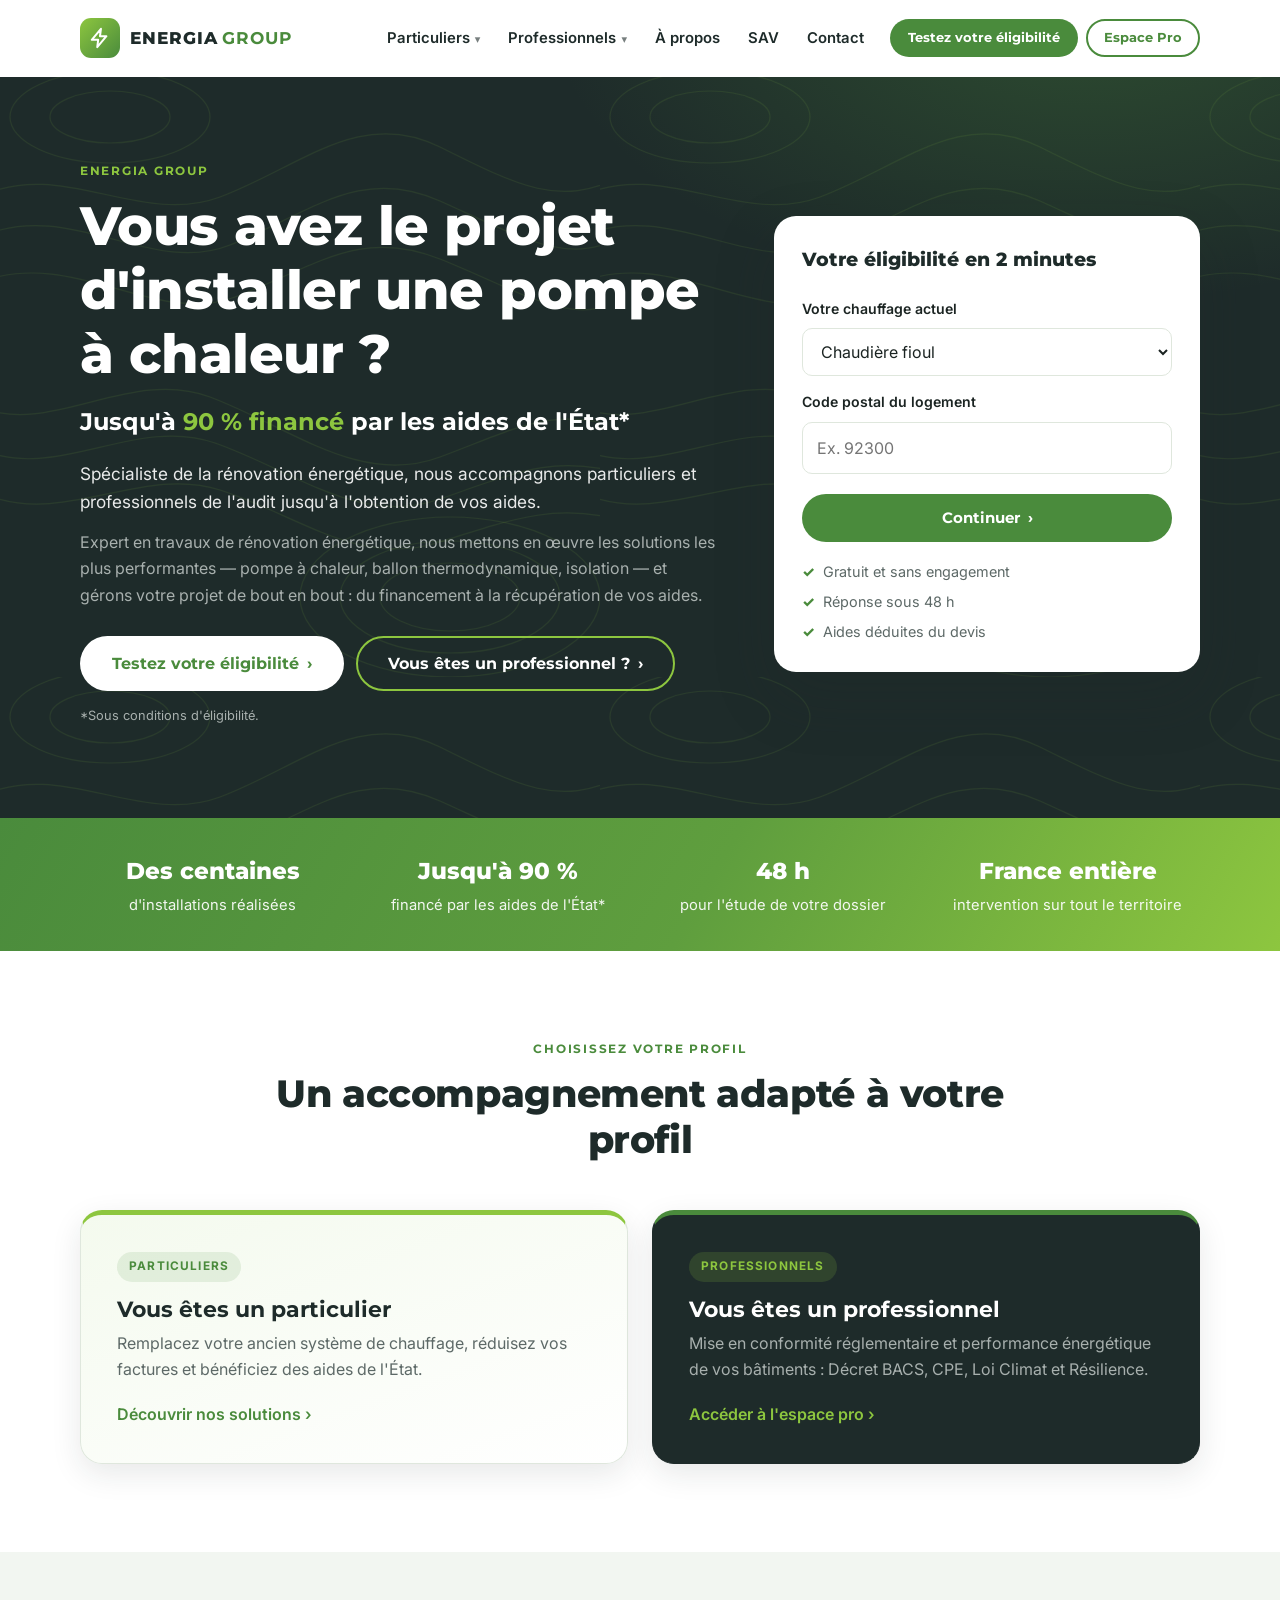
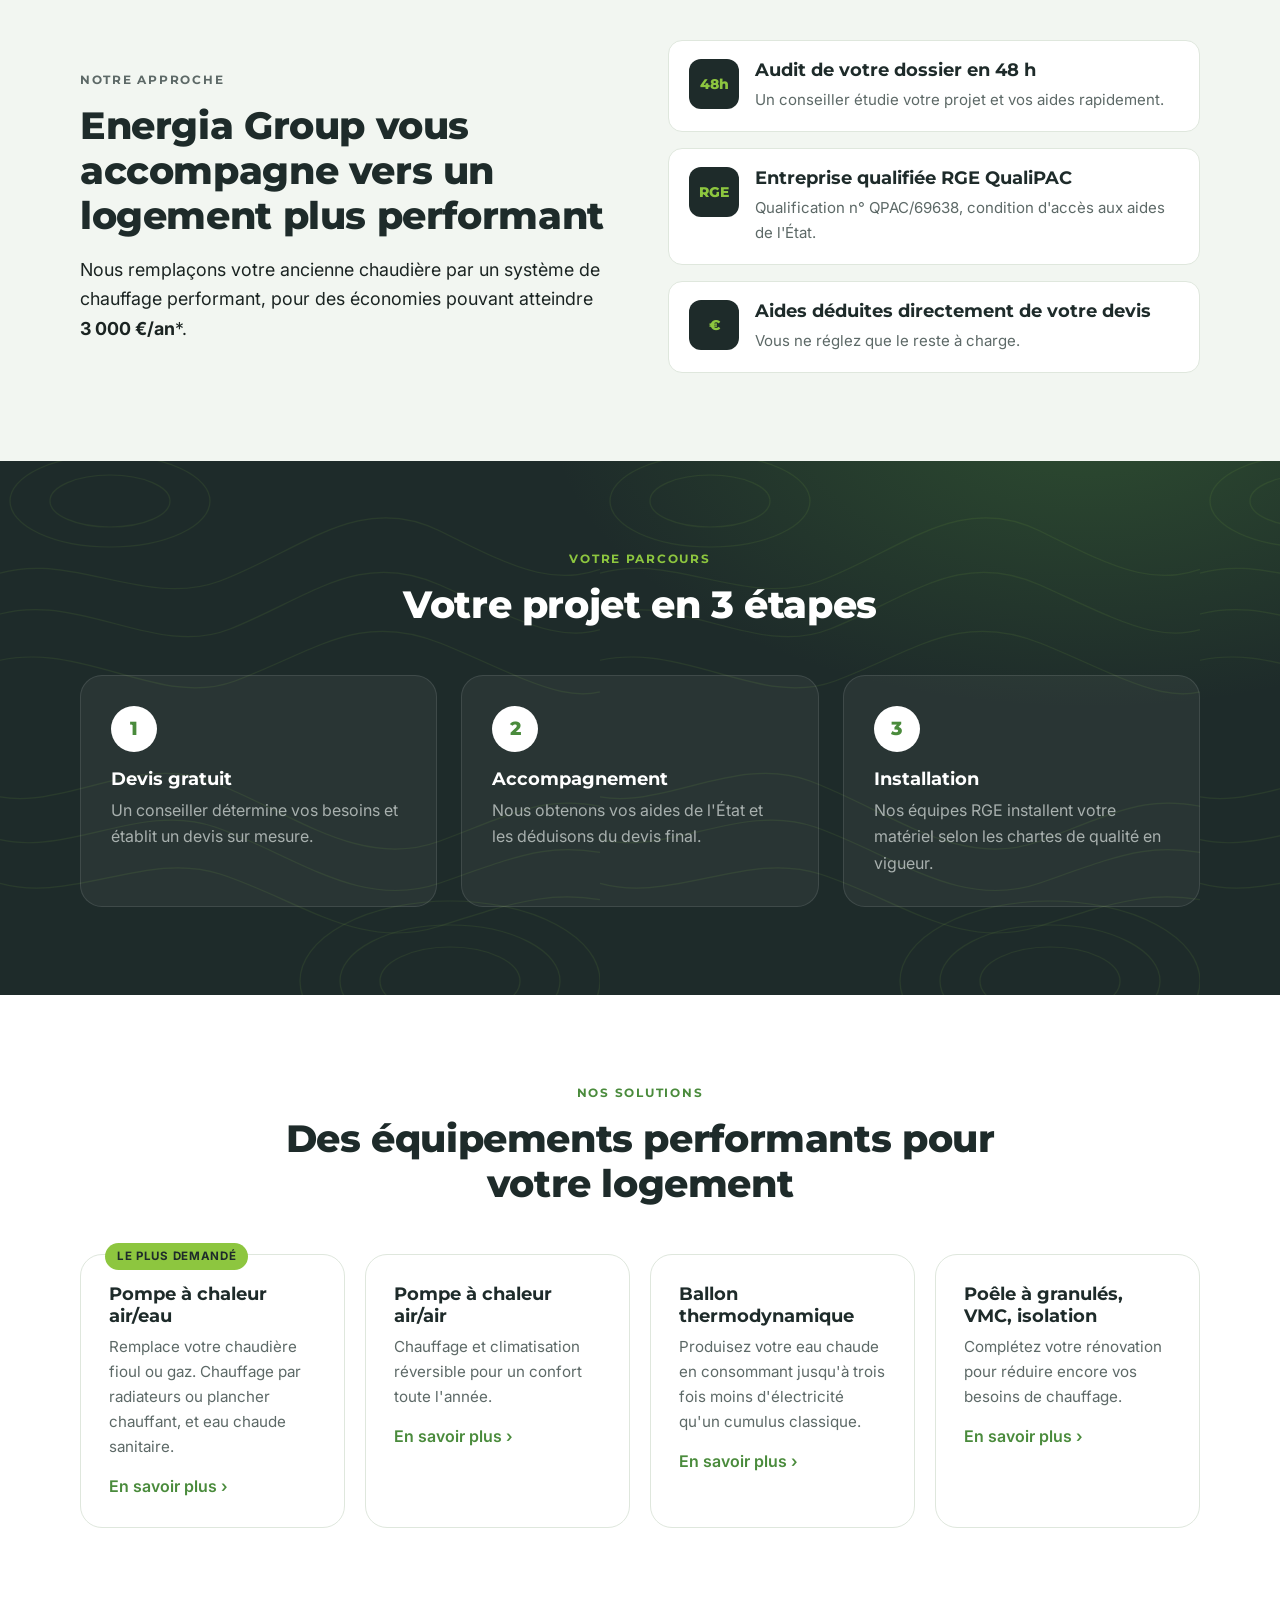
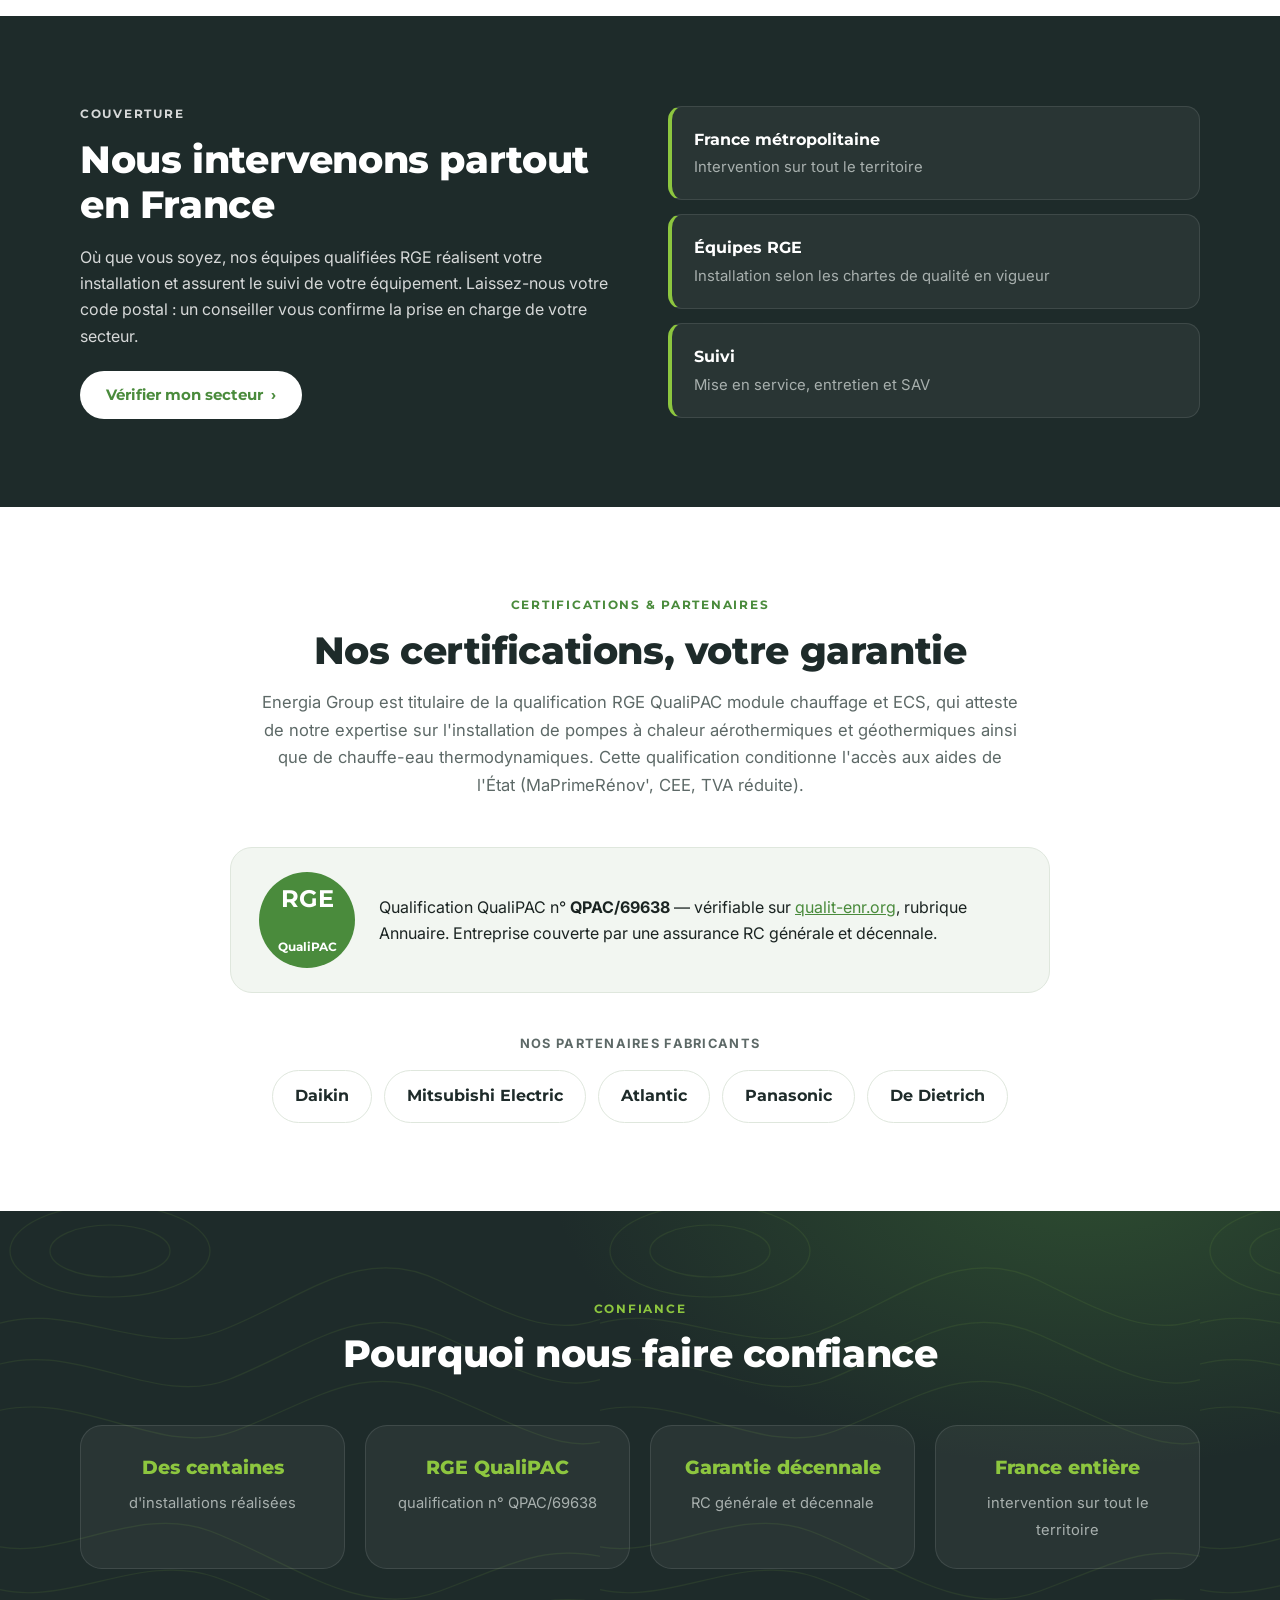
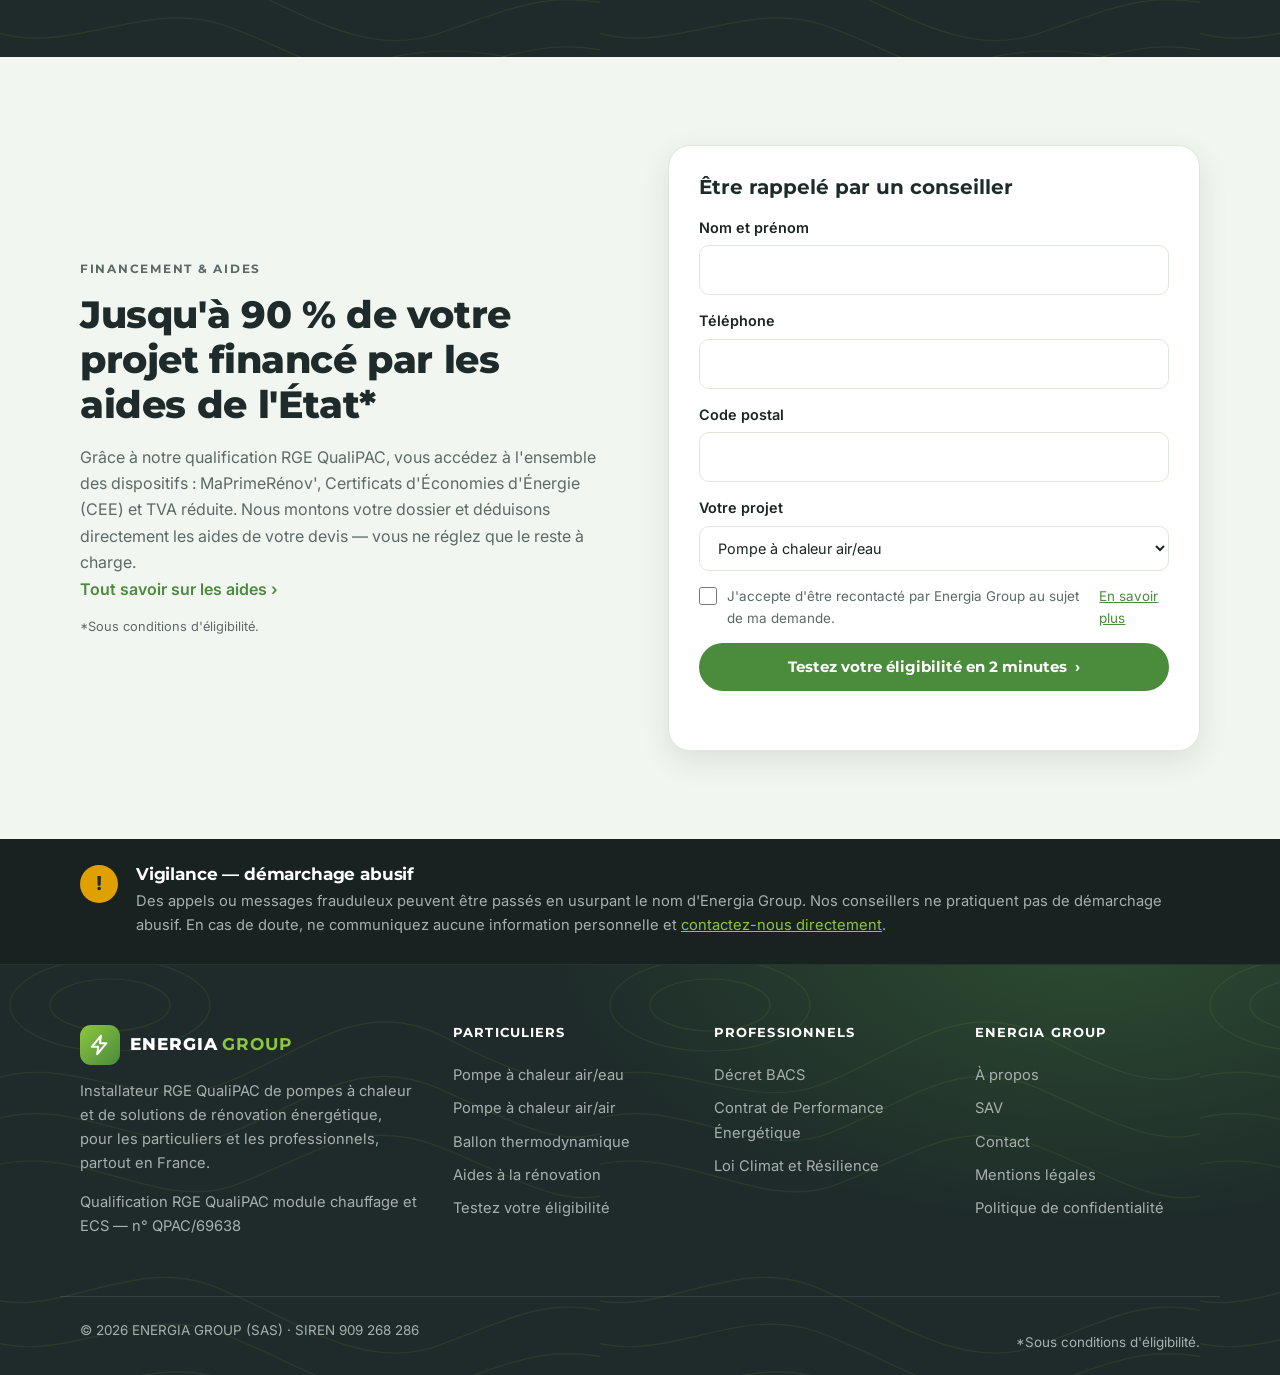
<file: index.html>
<!DOCTYPE html>
<html lang="fr">
<head>
  <meta charset="UTF-8">
  <meta name="viewport" content="width=device-width, initial-scale=1">
  <title>Pompe à chaleur jusqu'à 90 % financée* | Energia Group — installateur RGE QualiPAC</title>
  <meta name="description" content="Energia Group, installateur RGE QualiPAC : pompe à chaleur air/eau, air/air et ballon thermodynamique. Aides de l'État déduites du devis, étude sous 48 h, France entière.">
  <meta name="theme-color" content="#1E2B2A">
  <meta property="og:title" content="Pompe à chaleur jusqu'à 90 % financée* | Energia Group — installateur RGE QualiPAC">
  <meta property="og:description" content="Energia Group, installateur RGE QualiPAC : pompe à chaleur air/eau, air/air et ballon thermodynamique. Aides de l'État déduites du devis, étude sous 48 h, France entière.">
  <meta property="og:type" content="website">
  <link rel="icon" href="img/favicon.svg" type="image/svg+xml">
  <link rel="preconnect" href="https://fonts.googleapis.com">
  <link rel="preconnect" href="https://fonts.gstatic.com" crossorigin>
  <link href="https://fonts.googleapis.com/css2?family=Montserrat:wght@600;700;800&family=Inter:wght@400;500;600&display=swap" rel="stylesheet">
  <link rel="stylesheet" href="css/styles.css">
</head>
<body>

  <a class="skip" href="#main">Aller au contenu</a>
  <header class="site-header" id="header">
    <div class="container header-inner">
      <a href="" class="logo" aria-label="Energia Group — Accueil">
        <span class="logo-mark"><svg viewBox="0 0 24 24" width="22" height="22" fill="none" stroke="currentColor" stroke-width="2.2" stroke-linecap="round" stroke-linejoin="round" aria-hidden="true"><path d="M13 2 3 14h7l-1 8 10-12h-7l1-8z"/></svg></span>
        <span class="logo-text">ENERGIA<strong>GROUP</strong></span>
      </a>
      <nav class="nav" id="nav" aria-label="Navigation principale">
        <div class="nav-item has-sub"><a href="particuliers/">Particuliers</a><div class="sub"><a href="particuliers/pompe-a-chaleur-air-eau/">Pompe à chaleur air/eau</a><a href="particuliers/pompe-a-chaleur-air-air/">Pompe à chaleur air/air</a><a href="particuliers/ballon-thermodynamique/">Ballon thermodynamique</a><a href="particuliers/#autres-solutions">Poêle à granulés, VMC, isolation</a><a href="particuliers/aides-renovation/">Aides à la rénovation</a></div></div><div class="nav-item has-sub"><a href="professionnels/">Professionnels</a><div class="sub"><a href="professionnels/#decret-bacs">Décret BACS</a><a href="professionnels/#cpe">Contrat de Performance Énergétique</a><a href="professionnels/#loi-climat">Loi Climat et Résilience</a></div></div><div class="nav-item"><a href="a-propos/">À propos</a></div><div class="nav-item"><a href="contact/#sav">SAV</a></div><div class="nav-item"><a href="contact/">Contact</a></div>
        <div class="nav-ctas">
          <a href="eligibilite/" class="btn btn-green btn-sm">Testez votre éligibilité</a>
          <a href="professionnels/" class="btn btn-outline btn-sm">Espace Pro</a>
        </div>
      </nav>
      <button class="nav-toggle" id="navToggle" aria-label="Ouvrir le menu" aria-expanded="false" aria-controls="nav">
        <span></span><span></span><span></span>
      </button>
    </div>
  </header>
  <main id="main">
    <section class="hero dark topo">
      <div class="container hero-inner">
        <div class="hero-content">
          <p class="eyebrow">ENERGIA GROUP</p>
          <h1>Vous avez le projet d'installer une pompe à chaleur&nbsp;?</h1>
          <p class="hero-sub">Jusqu'à <strong>90 % financé</strong> par les aides de l'État*</p>
          <p class="lead">Spécialiste de la rénovation énergétique, nous accompagnons particuliers et
          professionnels de l'audit jusqu'à l'obtention de vos aides.</p>
          <p class="lead muted-light">Expert en travaux de rénovation énergétique, nous mettons en œuvre les
          solutions les plus performantes — pompe à chaleur, ballon thermodynamique, isolation — et gérons
          votre projet de bout en bout&nbsp;: du financement à la récupération de vos aides.</p>
          <div class="hero-actions">
            <a href="eligibilite/" class="btn btn-white btn-lg">Testez votre éligibilité <span aria-hidden="true">›</span></a>
            <a href="professionnels/" class="btn btn-outline-light btn-lg">Vous êtes un professionnel&nbsp;? <span aria-hidden="true">›</span></a>
          </div>
          <p class="fineprint">*Sous conditions d'éligibilité.</p>
        </div>
        <aside class="hero-card" aria-label="Test d'éligibilité rapide">
          <p class="hero-card-title">Votre éligibilité en 2 minutes</p>
          <form class="quick-elig" action="eligibilite/" method="get">
            <label for="qe-chauffage">Votre chauffage actuel</label>
            <select id="qe-chauffage" name="chauffage">
              <option value="fioul">Chaudière fioul</option>
              <option value="gaz">Chaudière gaz</option>
              <option value="electrique">Radiateurs électriques</option>
              <option value="bois">Bois / charbon</option>
              <option value="autre">Autre</option>
            </select>
            <label for="qe-cp">Code postal du logement</label>
            <input id="qe-cp" name="cp" inputmode="numeric" pattern="[0-9]{5}" maxlength="5" placeholder="Ex. 92300">
            <button class="btn btn-green btn-block" type="submit">Continuer <span aria-hidden="true">›</span></button>
          </form>
          <ul class="hero-card-points">
            <li>Gratuit et sans engagement</li>
            <li>Réponse sous 48 h</li>
            <li>Aides déduites du devis</li>
          </ul>
        </aside>
      </div>
    </section>

    <section class="keyfigures green">
      <div class="container keyfigures-grid">
        <div><strong>Des centaines</strong><span>d'installations réalisées</span></div>
        <div><strong>Jusqu'à 90 %</strong><span>financé par les aides de l'État*</span></div>
        <div><strong>48 h</strong><span>pour l'étude de votre dossier</span></div>
        <div><strong>France entière</strong><span>intervention sur tout le territoire</span></div>
      </div>
    </section>

    <section class="section">
      <div class="container">
        <div class="section-head">
          <p class="eyebrow">Choisissez votre profil</p>
          <h2>Un accompagnement adapté à votre profil</h2>
        </div>
        <div class="profiles">
          <a class="profile-card profile-b2c" href="particuliers/">
            <span class="tag">Particuliers</span>
            <h3>Vous êtes un particulier</h3>
            <p>Remplacez votre ancien système de chauffage, réduisez vos factures et bénéficiez des aides de l'État.</p>
            <span class="link">Découvrir nos solutions <span aria-hidden="true">›</span></span>
          </a>
          <a class="profile-card profile-b2b" href="professionnels/">
            <span class="tag">Professionnels</span>
            <h3>Vous êtes un professionnel</h3>
            <p>Mise en conformité réglementaire et performance énergétique de vos bâtiments&nbsp;: Décret BACS, CPE, Loi Climat et Résilience.</p>
            <span class="link">Accéder à l'espace pro <span aria-hidden="true">›</span></span>
          </a>
        </div>
      </div>
    </section>

    <section class="section section-alt">
      <div class="container split">
        <div>
          <p class="eyebrow">Notre approche</p>
          <h2>Energia Group vous accompagne vers un logement plus performant</h2>
          <p class="lead-dark">Nous remplaçons votre ancienne chaudière par un système de chauffage performant,
          pour des économies pouvant atteindre <strong>3&nbsp;000&nbsp;€/an</strong>*.</p>
        </div>
        <ul class="guarantees">
          <li><span class="g-icon" aria-hidden="true">48h</span><div><h3>Audit de votre dossier en 48 h</h3><p>Un conseiller étudie votre projet et vos aides rapidement.</p></div></li>
          <li><span class="g-icon" aria-hidden="true">RGE</span><div><h3>Entreprise qualifiée RGE QualiPAC</h3><p>Qualification n° QPAC/69638, condition d'accès aux aides de l'État.</p></div></li>
          <li><span class="g-icon" aria-hidden="true">€</span><div><h3>Aides déduites directement de votre devis</h3><p>Vous ne réglez que le reste à charge.</p></div></li>
        </ul>
      </div>
    </section>

    <section class="section dark topo">
      <div class="container">
        <div class="section-head">
          <p class="eyebrow">Votre parcours</p>
          <h2>Votre projet en 3 étapes</h2>
        </div>
        <ol class="steps">
          <li><span class="step-num">1</span><h3>Devis gratuit</h3>
            <p>Un conseiller détermine vos besoins et établit un devis sur mesure.</p></li>
          <li><span class="step-num">2</span><h3>Accompagnement</h3>
            <p>Nous obtenons vos aides de l'État et les déduisons du devis final.</p></li>
          <li><span class="step-num">3</span><h3>Installation</h3>
            <p>Nos équipes RGE installent votre matériel selon les chartes de qualité en vigueur.</p></li>
        </ol>
      </div>
    </section>

    <section class="section">
      <div class="container">
        <div class="section-head">
          <p class="eyebrow">Nos solutions</p>
          <h2>Des équipements performants pour votre logement</h2>
        </div>
        <div class="products">
          <a class="product" href="particuliers/pompe-a-chaleur-air-eau/">
            <span class="product-tag">Le plus demandé</span>
            <h3>Pompe à chaleur air/eau</h3>
            <p>Remplace votre chaudière fioul ou gaz. Chauffage par radiateurs ou plancher chauffant, et eau chaude sanitaire.</p>
            <span class="link">En savoir plus <span aria-hidden="true">›</span></span></a>
          <a class="product" href="particuliers/pompe-a-chaleur-air-air/">
            <h3>Pompe à chaleur air/air</h3>
            <p>Chauffage et climatisation réversible pour un confort toute l'année.</p>
            <span class="link">En savoir plus <span aria-hidden="true">›</span></span></a>
          <a class="product" href="particuliers/ballon-thermodynamique/">
            <h3>Ballon thermodynamique</h3>
            <p>Produisez votre eau chaude en consommant jusqu'à trois fois moins d'électricité qu'un cumulus classique.</p>
            <span class="link">En savoir plus <span aria-hidden="true">›</span></span></a>
          <a class="product" href="particuliers/#autres-solutions">
            <h3>Poêle à granulés, VMC, isolation</h3>
            <p>Complétez votre rénovation pour réduire encore vos besoins de chauffage.</p>
            <span class="link">En savoir plus <span aria-hidden="true">›</span></span></a>
        </div>
      </div>
    </section>

    <section class="section dark coverage">
      <div class="container split">
        <div>
          <p class="eyebrow">Couverture</p>
          <h2>Nous intervenons partout en France</h2>
          <p>Où que vous soyez, nos équipes qualifiées RGE réalisent votre installation et assurent le suivi
          de votre équipement. Laissez-nous votre code postal&nbsp;: un conseiller vous confirme la prise en
          charge de votre secteur.</p>
          <a href="eligibilite/" class="btn btn-white">Vérifier mon secteur <span aria-hidden="true">›</span></a>
        </div>
        <ul class="coverage-points">
          <li><strong>France métropolitaine</strong><span>Intervention sur tout le territoire</span></li>
          <li><strong>Équipes RGE</strong><span>Installation selon les chartes de qualité en vigueur</span></li>
          <li><strong>Suivi</strong><span>Mise en service, entretien et SAV</span></li>
        </ul>
      </div>
    </section>

    <section class="section">
      <div class="container">
        <div class="section-head">
          <p class="eyebrow">Certifications &amp; partenaires</p>
          <h2>Nos certifications, votre garantie</h2>
          <p class="section-sub">Energia Group est titulaire de la qualification RGE QualiPAC module chauffage et ECS,
          qui atteste de notre expertise sur l'installation de pompes à chaleur aérothermiques et géothermiques
          ainsi que de chauffe-eau thermodynamiques. Cette qualification conditionne l'accès aux aides de l'État
          (MaPrimeRénov', CEE, TVA réduite).</p>
        </div>
        <div class="cert-box">
          <div class="cert-badge"><strong>RGE</strong><span>QualiPAC</span></div>
          <p>Qualification QualiPAC n° <strong>QPAC/69638</strong> — vérifiable sur
          <a href="https://www.qualit-enr.org/annuaire/" target="_blank" rel="noopener">qualit-enr.org</a>, rubrique Annuaire.
          Entreprise couverte par une assurance RC générale et décennale.</p>
        </div>
        <p class="brands-title">Nos partenaires fabricants</p>
        <ul class="brands"><li>Daikin</li><li>Mitsubishi Electric</li><li>Atlantic</li><li>Panasonic</li><li>De Dietrich</li></ul>
      </div>
    </section>

    <section class="section dark topo">
      <div class="container">
        <div class="section-head">
          <p class="eyebrow">Confiance</p>
          <h2>Pourquoi nous faire confiance</h2>
        </div>
        <div class="trust">
          <div><strong>Des centaines</strong><span>d'installations réalisées</span></div>
          <div><strong>RGE QualiPAC</strong><span>qualification n° QPAC/69638</span></div>
          <div><strong>Garantie décennale</strong><span>RC générale et décennale</span></div>
          <div><strong>France entière</strong><span>intervention sur tout le territoire</span></div>
        </div>
      </div>
    </section>

    <section class="section section-alt" id="financement">
      <div class="container split">
        <div>
          <p class="eyebrow">Financement &amp; aides</p>
          <h2>Jusqu'à 90 % de votre projet financé par les aides de l'État*</h2>
          <p>Grâce à notre qualification RGE QualiPAC, vous accédez à l'ensemble des dispositifs&nbsp;:
          MaPrimeRénov', Certificats d'Économies d'Énergie (CEE) et TVA réduite. Nous montons votre dossier
          et déduisons directement les aides de votre devis — vous ne réglez que le reste à charge.</p>
          <a href="particuliers/aides-renovation/" class="link">Tout savoir sur les aides <span aria-hidden="true">›</span></a>
          <p class="fineprint dark-text">*Sous conditions d'éligibilité.</p>
        </div>
        <div class="form-card">
          <h3>Être rappelé par un conseiller</h3>
          <form class="lead-form" data-lead-form data-source="Accueil — rappel" novalidate>
            <label>Nom et prénom<input name="nom" autocomplete="name" required></label>
            <label>Téléphone<input name="telephone" type="tel" autocomplete="tel" required></label>
            <label>Code postal<input name="code_postal" inputmode="numeric" maxlength="5" required></label>
            <label>Votre projet
              <select name="projet">
                <option>Pompe à chaleur air/eau</option><option>Pompe à chaleur air/air</option>
                <option>Ballon thermodynamique</option><option>Autre / je ne sais pas</option>
              </select></label>
            <label class="consent"><input type="checkbox" name="consentement" required>
              J'accepte d'être recontacté par Energia Group au sujet de ma demande.
              <a href="mentions-legales/#confidentialite">En savoir plus</a></label>
            <button class="btn btn-green btn-block" type="submit">Testez votre éligibilité en 2 minutes <span aria-hidden="true">›</span></button>
            <p class="form-status" role="status" aria-live="polite"></p>
          </form>
        </div>
      </div>
    </section>
  </main>

  <section class="vigilance dark">
    <div class="container vigilance-inner">
      <div class="vigilance-icon" aria-hidden="true">!</div>
      <div>
        <h2 class="h4">Vigilance — démarchage abusif</h2>
        <p>Des appels ou messages frauduleux peuvent être passés en usurpant le nom d'Energia Group.
        Nos conseillers ne pratiquent pas de démarchage abusif. En cas de doute, ne communiquez aucune
        information personnelle et <a href="contact/">contactez-nous directement</a>.</p>
      </div>
    </div>
  </section>
  <footer class="site-footer dark topo">
    <div class="container footer-inner">
      <div class="footer-brand">
        <a href="" class="logo logo-light"><span class="logo-mark"><svg viewBox="0 0 24 24" width="22" height="22" fill="none" stroke="currentColor" stroke-width="2.2" stroke-linecap="round" stroke-linejoin="round" aria-hidden="true"><path d="M13 2 3 14h7l-1 8 10-12h-7l1-8z"/></svg></span>
          <span class="logo-text">ENERGIA<strong>GROUP</strong></span></a>
        <p>Installateur RGE QualiPAC de pompes à chaleur et de solutions de rénovation énergétique,
        pour les particuliers et les professionnels, partout en France.</p>
        <p class="small">Qualification RGE QualiPAC module chauffage et ECS — n° QPAC/69638</p>
        <div class="socials" data-socials></div>
      </div>
      <nav class="footer-col" aria-label="Particuliers">
        <h3 class="h5">Particuliers</h3>
        <a href="particuliers/pompe-a-chaleur-air-eau/">Pompe à chaleur air/eau</a>
        <a href="particuliers/pompe-a-chaleur-air-air/">Pompe à chaleur air/air</a>
        <a href="particuliers/ballon-thermodynamique/">Ballon thermodynamique</a>
        <a href="particuliers/aides-renovation/">Aides à la rénovation</a>
        <a href="eligibilite/">Testez votre éligibilité</a>
      </nav>
      <nav class="footer-col" aria-label="Professionnels">
        <h3 class="h5">Professionnels</h3>
        <a href="professionnels/#decret-bacs">Décret BACS</a>
        <a href="professionnels/#cpe">Contrat de Performance Énergétique</a>
        <a href="professionnels/#loi-climat">Loi Climat et Résilience</a>
      </nav>
      <nav class="footer-col" aria-label="Energia Group">
        <h3 class="h5">Energia Group</h3>
        <a href="a-propos/">À propos</a>
        <a href="contact/#sav">SAV</a>
        <a href="contact/">Contact</a>
        <a href="mentions-legales/">Mentions légales</a>
        <a href="mentions-legales/#confidentialite">Politique de confidentialité</a>
      </nav>
    </div>
    <div class="container footer-bottom">
      <p>© <span data-year></span> ENERGIA GROUP (SAS) · SIREN 909 268 286</p>
      <p>*Sous conditions d'éligibilité.</p>
    </div>
  </footer>
  <script src="js/config.js"></script>
  <script src="js/main.js"></script>
</body>
</html>
</file>
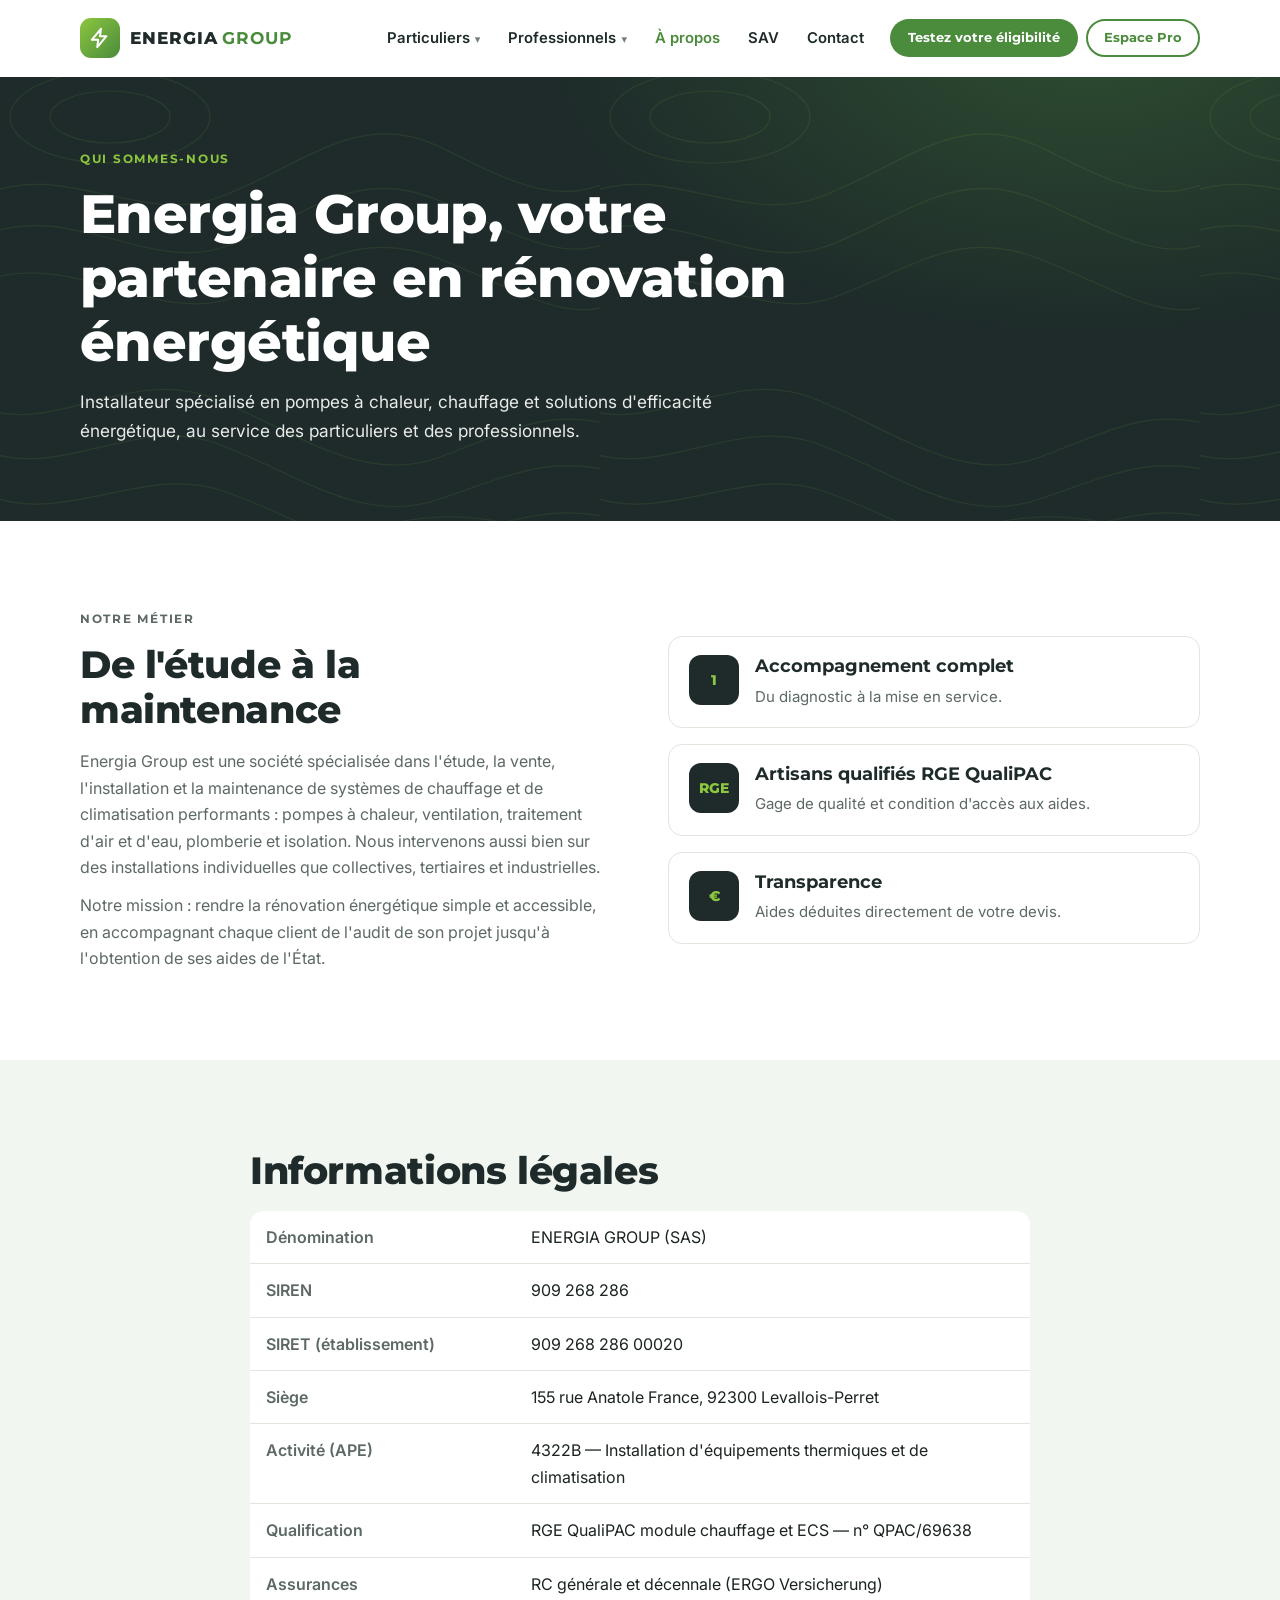
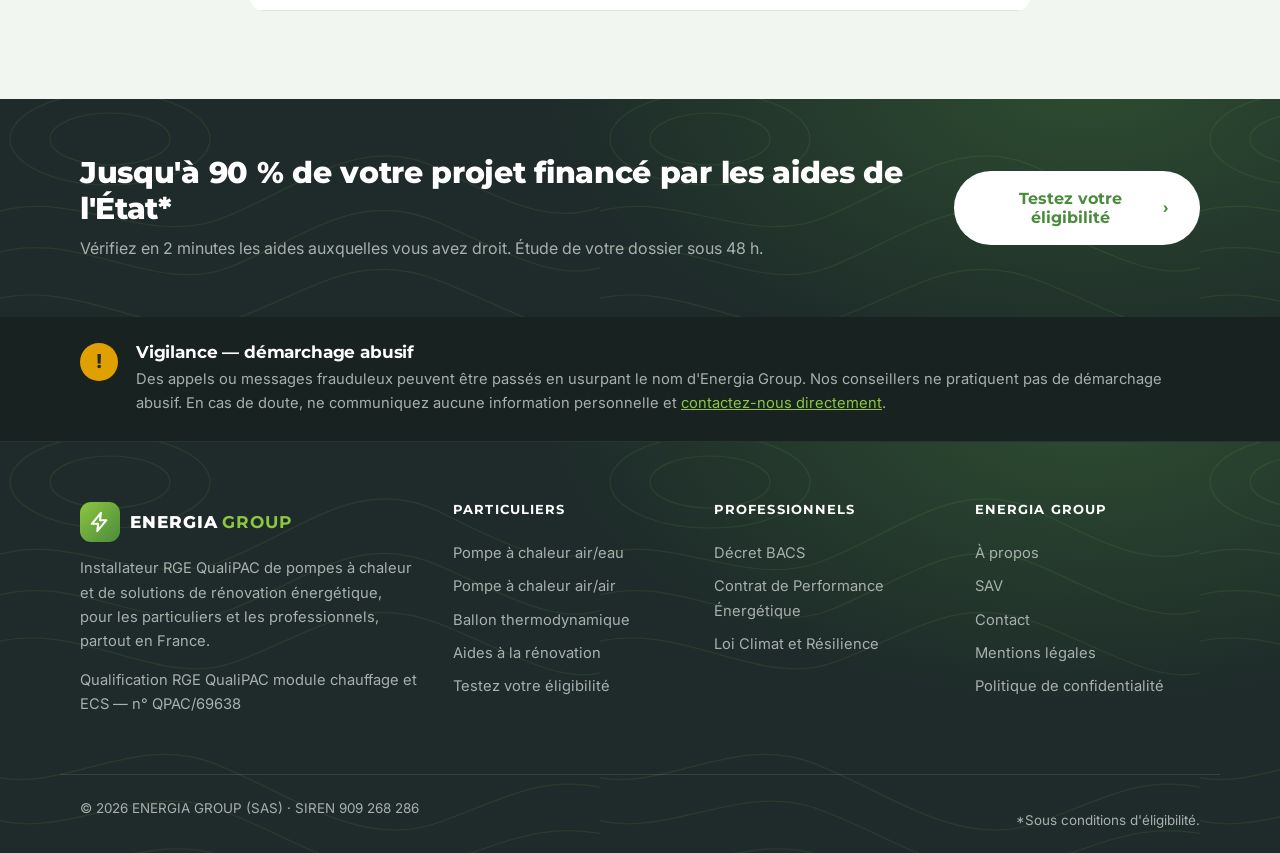
<file: a-propos/index.html>
<!DOCTYPE html>
<html lang="fr">
<head>
  <meta charset="UTF-8">
  <meta name="viewport" content="width=device-width, initial-scale=1">
  <title>À propos — Energia Group, installateur RGE QualiPAC</title>
  <meta name="description" content="Energia Group : étude, installation et maintenance de pompes à chaleur et solutions de rénovation énergétique. RGE QualiPAC n° QPAC/69638.">
  <meta name="theme-color" content="#1E2B2A">
  <meta property="og:title" content="À propos — Energia Group, installateur RGE QualiPAC">
  <meta property="og:description" content="Energia Group : étude, installation et maintenance de pompes à chaleur et solutions de rénovation énergétique. RGE QualiPAC n° QPAC/69638.">
  <meta property="og:type" content="website">
  <link rel="icon" href="../img/favicon.svg" type="image/svg+xml">
  <link rel="preconnect" href="https://fonts.googleapis.com">
  <link rel="preconnect" href="https://fonts.gstatic.com" crossorigin>
  <link href="https://fonts.googleapis.com/css2?family=Montserrat:wght@600;700;800&family=Inter:wght@400;500;600&display=swap" rel="stylesheet">
  <link rel="stylesheet" href="../css/styles.css">
</head>
<body>

  <a class="skip" href="#main">Aller au contenu</a>
  <header class="site-header" id="header">
    <div class="container header-inner">
      <a href="../" class="logo" aria-label="Energia Group — Accueil">
        <span class="logo-mark"><svg viewBox="0 0 24 24" width="22" height="22" fill="none" stroke="currentColor" stroke-width="2.2" stroke-linecap="round" stroke-linejoin="round" aria-hidden="true"><path d="M13 2 3 14h7l-1 8 10-12h-7l1-8z"/></svg></span>
        <span class="logo-text">ENERGIA<strong>GROUP</strong></span>
      </a>
      <nav class="nav" id="nav" aria-label="Navigation principale">
        <div class="nav-item has-sub"><a href="../particuliers/">Particuliers</a><div class="sub"><a href="../particuliers/pompe-a-chaleur-air-eau/">Pompe à chaleur air/eau</a><a href="../particuliers/pompe-a-chaleur-air-air/">Pompe à chaleur air/air</a><a href="../particuliers/ballon-thermodynamique/">Ballon thermodynamique</a><a href="../particuliers/#autres-solutions">Poêle à granulés, VMC, isolation</a><a href="../particuliers/aides-renovation/">Aides à la rénovation</a></div></div><div class="nav-item has-sub"><a href="../professionnels/">Professionnels</a><div class="sub"><a href="../professionnels/#decret-bacs">Décret BACS</a><a href="../professionnels/#cpe">Contrat de Performance Énergétique</a><a href="../professionnels/#loi-climat">Loi Climat et Résilience</a></div></div><div class="nav-item"><a href="../a-propos/" class="is-current">À propos</a></div><div class="nav-item"><a href="../contact/#sav">SAV</a></div><div class="nav-item"><a href="../contact/">Contact</a></div>
        <div class="nav-ctas">
          <a href="../eligibilite/" class="btn btn-green btn-sm">Testez votre éligibilité</a>
          <a href="../professionnels/" class="btn btn-outline btn-sm">Espace Pro</a>
        </div>
      </nav>
      <button class="nav-toggle" id="navToggle" aria-label="Ouvrir le menu" aria-expanded="false" aria-controls="nav">
        <span></span><span></span><span></span>
      </button>
    </div>
  </header>
  <main id="main">
    <section class="page-hero dark topo">
      <div class="container">
        <p class="eyebrow">Qui sommes-nous</p>
        <h1>Energia Group, votre partenaire en rénovation énergétique</h1>
        <p class="lead">Installateur spécialisé en pompes à chaleur, chauffage et solutions d'efficacité énergétique, au service des particuliers et des professionnels.</p>
        
      </div>
    </section>
    <section class="section">
      <div class="container split">
        <div>
          <p class="eyebrow">Notre métier</p>
          <h2>De l'étude à la maintenance</h2>
          <p>Energia Group est une société spécialisée dans l'étude, la vente, l'installation et la maintenance de systèmes
          de chauffage et de climatisation performants&nbsp;: pompes à chaleur, ventilation, traitement d'air et d'eau,
          plomberie et isolation. Nous intervenons aussi bien sur des installations individuelles que collectives,
          tertiaires et industrielles.</p>
          <p>Notre mission&nbsp;: rendre la rénovation énergétique simple et accessible, en accompagnant chaque client de
          l'audit de son projet jusqu'à l'obtention de ses aides de l'État.</p>
        </div>
        <ul class="guarantees">
          <li><span class="g-icon" aria-hidden="true">1</span><div><h3>Accompagnement complet</h3><p>Du diagnostic à la mise en service.</p></div></li>
          <li><span class="g-icon" aria-hidden="true">RGE</span><div><h3>Artisans qualifiés RGE QualiPAC</h3><p>Gage de qualité et condition d'accès aux aides.</p></div></li>
          <li><span class="g-icon" aria-hidden="true">€</span><div><h3>Transparence</h3><p>Aides déduites directement de votre devis.</p></div></li>
        </ul>
      </div>
    </section>
    <section class="section section-alt">
      <div class="container narrow">
        <h2>Informations légales</h2>
        <table class="legal"><tr><th>Dénomination</th><td>ENERGIA GROUP (SAS)</td></tr><tr><th>SIREN</th><td>909 268 286</td></tr><tr><th>SIRET (établissement)</th><td>909 268 286 00020</td></tr><tr><th>Siège</th><td>155 rue Anatole France, 92300 Levallois-Perret</td></tr><tr><th>Activité (APE)</th><td>4322B — Installation d'équipements thermiques et de climatisation</td></tr><tr><th>Qualification</th><td>RGE QualiPAC module chauffage et ECS — n° QPAC/69638</td></tr><tr><th>Assurances</th><td>RC générale et décennale (ERGO Versicherung)</td></tr></table>
      </div>
    </section>
    <section class="cta-band dark topo">
      <div class="container cta-band-inner">
        <div>
          <h2>Jusqu'à 90 % de votre projet financé par les aides de l'État*</h2>
          <p>Vérifiez en 2 minutes les aides auxquelles vous avez droit. Étude de votre dossier sous 48 h.</p>
        </div>
        <a href="../eligibilite/" class="btn btn-white btn-lg">Testez votre éligibilité <span aria-hidden="true">›</span></a>
      </div>
    </section>
  </main>

  <section class="vigilance dark">
    <div class="container vigilance-inner">
      <div class="vigilance-icon" aria-hidden="true">!</div>
      <div>
        <h2 class="h4">Vigilance — démarchage abusif</h2>
        <p>Des appels ou messages frauduleux peuvent être passés en usurpant le nom d'Energia Group.
        Nos conseillers ne pratiquent pas de démarchage abusif. En cas de doute, ne communiquez aucune
        information personnelle et <a href="../contact/">contactez-nous directement</a>.</p>
      </div>
    </div>
  </section>
  <footer class="site-footer dark topo">
    <div class="container footer-inner">
      <div class="footer-brand">
        <a href="../" class="logo logo-light"><span class="logo-mark"><svg viewBox="0 0 24 24" width="22" height="22" fill="none" stroke="currentColor" stroke-width="2.2" stroke-linecap="round" stroke-linejoin="round" aria-hidden="true"><path d="M13 2 3 14h7l-1 8 10-12h-7l1-8z"/></svg></span>
          <span class="logo-text">ENERGIA<strong>GROUP</strong></span></a>
        <p>Installateur RGE QualiPAC de pompes à chaleur et de solutions de rénovation énergétique,
        pour les particuliers et les professionnels, partout en France.</p>
        <p class="small">Qualification RGE QualiPAC module chauffage et ECS — n° QPAC/69638</p>
        <div class="socials" data-socials></div>
      </div>
      <nav class="footer-col" aria-label="Particuliers">
        <h3 class="h5">Particuliers</h3>
        <a href="../particuliers/pompe-a-chaleur-air-eau/">Pompe à chaleur air/eau</a>
        <a href="../particuliers/pompe-a-chaleur-air-air/">Pompe à chaleur air/air</a>
        <a href="../particuliers/ballon-thermodynamique/">Ballon thermodynamique</a>
        <a href="../particuliers/aides-renovation/">Aides à la rénovation</a>
        <a href="../eligibilite/">Testez votre éligibilité</a>
      </nav>
      <nav class="footer-col" aria-label="Professionnels">
        <h3 class="h5">Professionnels</h3>
        <a href="../professionnels/#decret-bacs">Décret BACS</a>
        <a href="../professionnels/#cpe">Contrat de Performance Énergétique</a>
        <a href="../professionnels/#loi-climat">Loi Climat et Résilience</a>
      </nav>
      <nav class="footer-col" aria-label="Energia Group">
        <h3 class="h5">Energia Group</h3>
        <a href="../a-propos/">À propos</a>
        <a href="../contact/#sav">SAV</a>
        <a href="../contact/">Contact</a>
        <a href="../mentions-legales/">Mentions légales</a>
        <a href="../mentions-legales/#confidentialite">Politique de confidentialité</a>
      </nav>
    </div>
    <div class="container footer-bottom">
      <p>© <span data-year></span> ENERGIA GROUP (SAS) · SIREN 909 268 286</p>
      <p>*Sous conditions d'éligibilité.</p>
    </div>
  </footer>
  <script src="../js/config.js"></script>
  <script src="../js/main.js"></script>
</body>
</html>
</file>
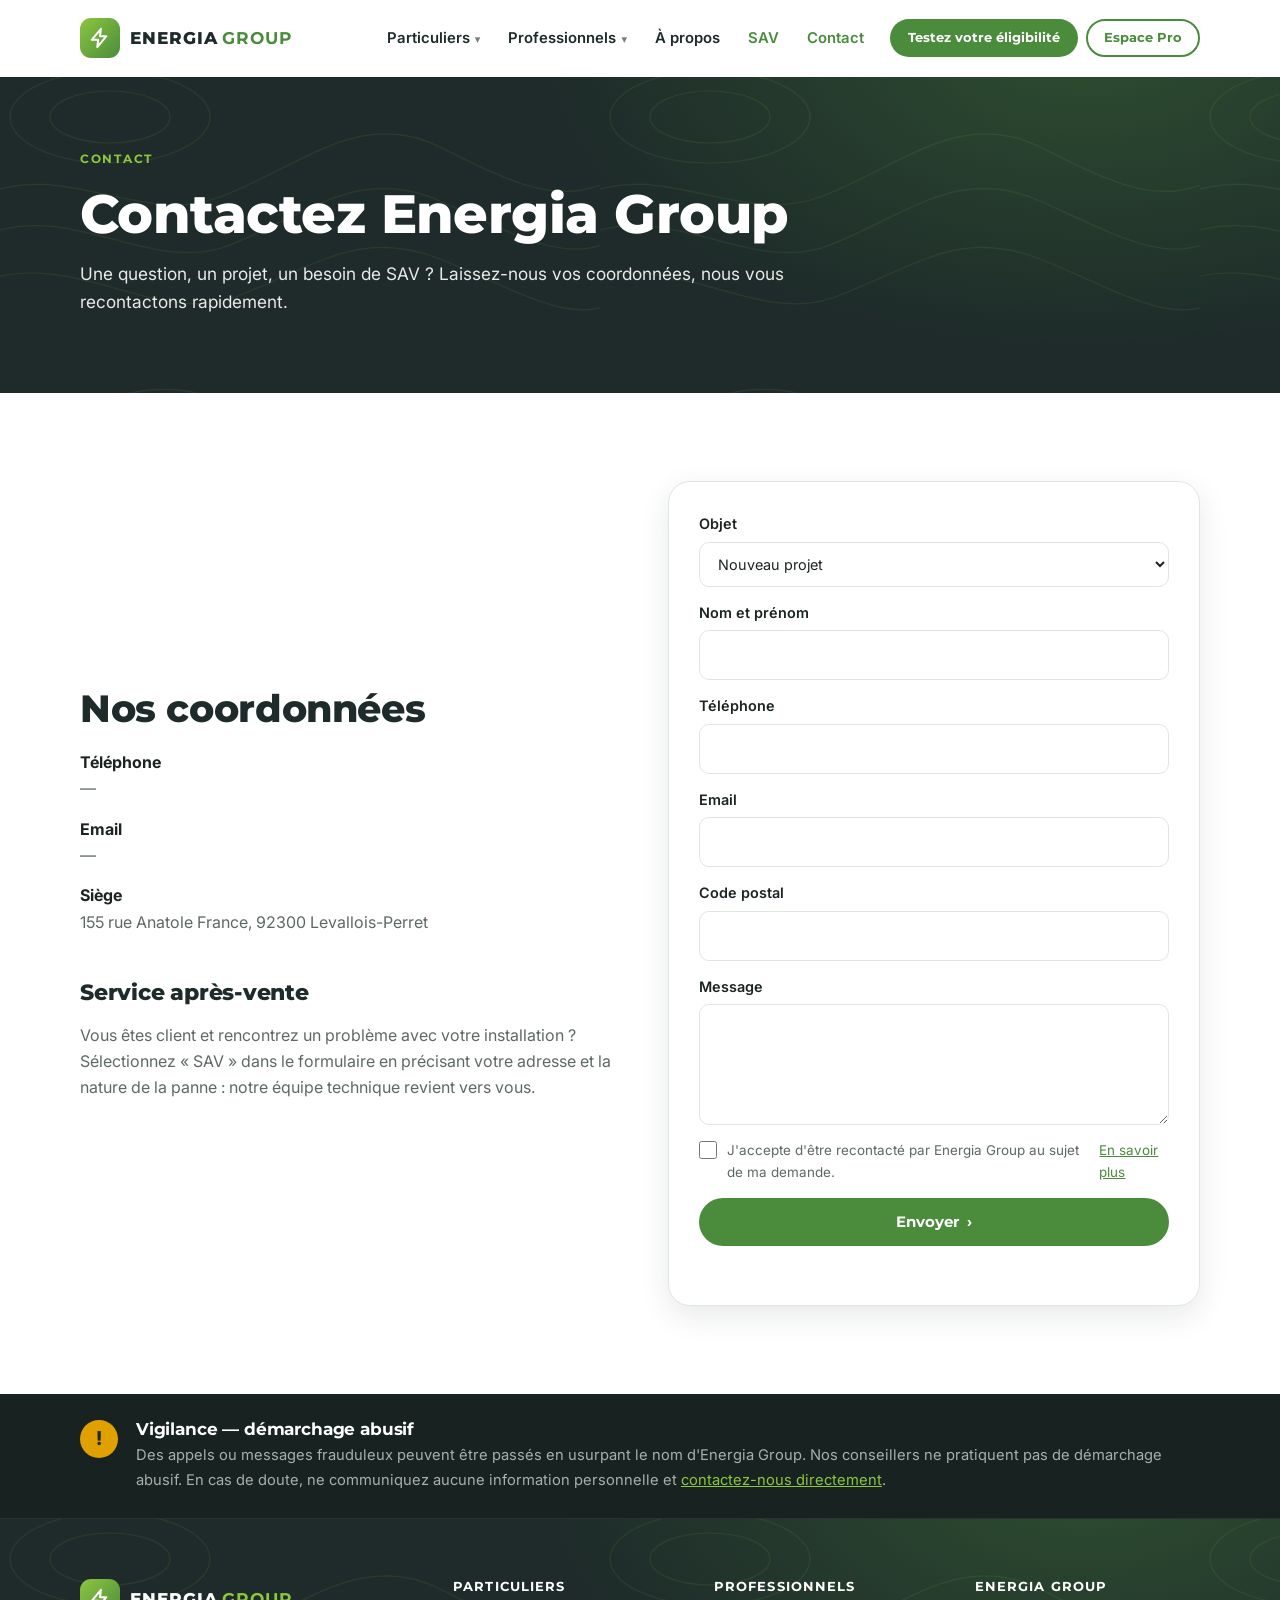
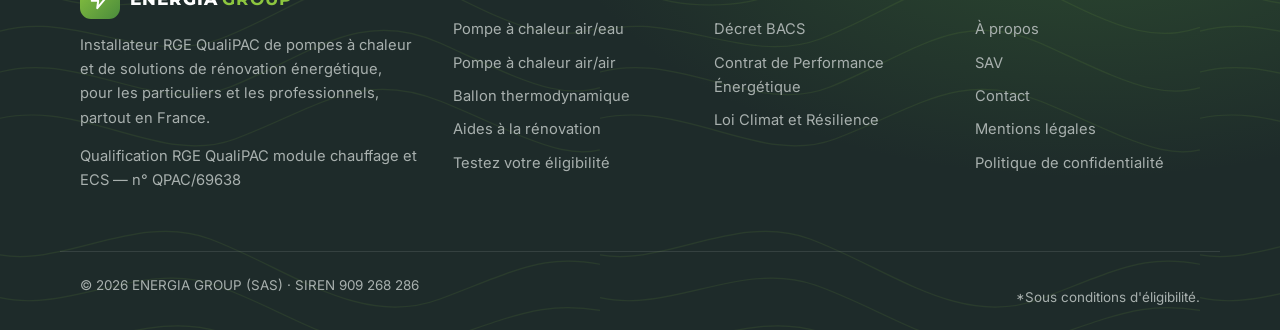
<file: contact/index.html>
<!DOCTYPE html>
<html lang="fr">
<head>
  <meta charset="UTF-8">
  <meta name="viewport" content="width=device-width, initial-scale=1">
  <title>Contact et SAV | Energia Group</title>
  <meta name="description" content="Contactez Energia Group pour un projet de pompe à chaleur, une demande professionnelle ou le SAV.">
  <meta name="theme-color" content="#1E2B2A">
  <meta property="og:title" content="Contact et SAV | Energia Group">
  <meta property="og:description" content="Contactez Energia Group pour un projet de pompe à chaleur, une demande professionnelle ou le SAV.">
  <meta property="og:type" content="website">
  <link rel="icon" href="../img/favicon.svg" type="image/svg+xml">
  <link rel="preconnect" href="https://fonts.googleapis.com">
  <link rel="preconnect" href="https://fonts.gstatic.com" crossorigin>
  <link href="https://fonts.googleapis.com/css2?family=Montserrat:wght@600;700;800&family=Inter:wght@400;500;600&display=swap" rel="stylesheet">
  <link rel="stylesheet" href="../css/styles.css">
</head>
<body>

  <a class="skip" href="#main">Aller au contenu</a>
  <header class="site-header" id="header">
    <div class="container header-inner">
      <a href="../" class="logo" aria-label="Energia Group — Accueil">
        <span class="logo-mark"><svg viewBox="0 0 24 24" width="22" height="22" fill="none" stroke="currentColor" stroke-width="2.2" stroke-linecap="round" stroke-linejoin="round" aria-hidden="true"><path d="M13 2 3 14h7l-1 8 10-12h-7l1-8z"/></svg></span>
        <span class="logo-text">ENERGIA<strong>GROUP</strong></span>
      </a>
      <nav class="nav" id="nav" aria-label="Navigation principale">
        <div class="nav-item has-sub"><a href="../particuliers/">Particuliers</a><div class="sub"><a href="../particuliers/pompe-a-chaleur-air-eau/">Pompe à chaleur air/eau</a><a href="../particuliers/pompe-a-chaleur-air-air/">Pompe à chaleur air/air</a><a href="../particuliers/ballon-thermodynamique/">Ballon thermodynamique</a><a href="../particuliers/#autres-solutions">Poêle à granulés, VMC, isolation</a><a href="../particuliers/aides-renovation/">Aides à la rénovation</a></div></div><div class="nav-item has-sub"><a href="../professionnels/">Professionnels</a><div class="sub"><a href="../professionnels/#decret-bacs">Décret BACS</a><a href="../professionnels/#cpe">Contrat de Performance Énergétique</a><a href="../professionnels/#loi-climat">Loi Climat et Résilience</a></div></div><div class="nav-item"><a href="../a-propos/">À propos</a></div><div class="nav-item"><a href="../contact/#sav" class="is-current">SAV</a></div><div class="nav-item"><a href="../contact/" class="is-current">Contact</a></div>
        <div class="nav-ctas">
          <a href="../eligibilite/" class="btn btn-green btn-sm">Testez votre éligibilité</a>
          <a href="../professionnels/" class="btn btn-outline btn-sm">Espace Pro</a>
        </div>
      </nav>
      <button class="nav-toggle" id="navToggle" aria-label="Ouvrir le menu" aria-expanded="false" aria-controls="nav">
        <span></span><span></span><span></span>
      </button>
    </div>
  </header>
  <main id="main">
    <section class="page-hero dark topo">
      <div class="container">
        <p class="eyebrow">Contact</p>
        <h1>Contactez Energia Group</h1>
        <p class="lead">Une question, un projet, un besoin de SAV ? Laissez-nous vos coordonnées, nous vous recontactons rapidement.</p>
        
      </div>
    </section>
    <section class="section">
      <div class="container split">
        <div>
          <h2>Nos coordonnées</h2>
          <ul class="contact-list">
            <li><strong>Téléphone</strong><span data-contact="phone">—</span></li>
            <li><strong>Email</strong><span data-contact="email">—</span></li>
            <li><strong>Siège</strong><span>155 rue Anatole France, 92300 Levallois-Perret</span></li>
          </ul>
          <div class="sav" id="sav">
            <h2>Service après-vente</h2>
            <p>Vous êtes client et rencontrez un problème avec votre installation&nbsp;? Sélectionnez «&nbsp;SAV&nbsp;» dans le
            formulaire en précisant votre adresse et la nature de la panne&nbsp;: notre équipe technique revient vers vous.</p>
          </div>
        </div>
        <div class="form-card">
          <form class="lead-form" data-lead-form data-source="Contact" novalidate>
            <label>Objet
              <select name="objet"><option>Nouveau projet</option><option>SAV</option><option>Professionnel</option><option>Autre</option></select></label>
            <label>Nom et prénom<input name="nom" autocomplete="name" required></label>
            <label>Téléphone<input name="telephone" type="tel" autocomplete="tel" required></label>
            <label>Email<input name="email" type="email" autocomplete="email"></label>
            <label>Code postal<input name="code_postal" inputmode="numeric" maxlength="5"></label>
            <label>Message<textarea name="message" rows="4"></textarea></label>
            <label class="consent"><input type="checkbox" name="consentement" required>
              J'accepte d'être recontacté par Energia Group au sujet de ma demande.
              <a href="../mentions-legales/#confidentialite">En savoir plus</a></label>
            <button class="btn btn-green btn-block" type="submit">Envoyer <span aria-hidden="true">›</span></button>
            <p class="form-status" role="status" aria-live="polite"></p>
          </form>
        </div>
      </div>
    </section>
  </main>

  <section class="vigilance dark">
    <div class="container vigilance-inner">
      <div class="vigilance-icon" aria-hidden="true">!</div>
      <div>
        <h2 class="h4">Vigilance — démarchage abusif</h2>
        <p>Des appels ou messages frauduleux peuvent être passés en usurpant le nom d'Energia Group.
        Nos conseillers ne pratiquent pas de démarchage abusif. En cas de doute, ne communiquez aucune
        information personnelle et <a href="../contact/">contactez-nous directement</a>.</p>
      </div>
    </div>
  </section>
  <footer class="site-footer dark topo">
    <div class="container footer-inner">
      <div class="footer-brand">
        <a href="../" class="logo logo-light"><span class="logo-mark"><svg viewBox="0 0 24 24" width="22" height="22" fill="none" stroke="currentColor" stroke-width="2.2" stroke-linecap="round" stroke-linejoin="round" aria-hidden="true"><path d="M13 2 3 14h7l-1 8 10-12h-7l1-8z"/></svg></span>
          <span class="logo-text">ENERGIA<strong>GROUP</strong></span></a>
        <p>Installateur RGE QualiPAC de pompes à chaleur et de solutions de rénovation énergétique,
        pour les particuliers et les professionnels, partout en France.</p>
        <p class="small">Qualification RGE QualiPAC module chauffage et ECS — n° QPAC/69638</p>
        <div class="socials" data-socials></div>
      </div>
      <nav class="footer-col" aria-label="Particuliers">
        <h3 class="h5">Particuliers</h3>
        <a href="../particuliers/pompe-a-chaleur-air-eau/">Pompe à chaleur air/eau</a>
        <a href="../particuliers/pompe-a-chaleur-air-air/">Pompe à chaleur air/air</a>
        <a href="../particuliers/ballon-thermodynamique/">Ballon thermodynamique</a>
        <a href="../particuliers/aides-renovation/">Aides à la rénovation</a>
        <a href="../eligibilite/">Testez votre éligibilité</a>
      </nav>
      <nav class="footer-col" aria-label="Professionnels">
        <h3 class="h5">Professionnels</h3>
        <a href="../professionnels/#decret-bacs">Décret BACS</a>
        <a href="../professionnels/#cpe">Contrat de Performance Énergétique</a>
        <a href="../professionnels/#loi-climat">Loi Climat et Résilience</a>
      </nav>
      <nav class="footer-col" aria-label="Energia Group">
        <h3 class="h5">Energia Group</h3>
        <a href="../a-propos/">À propos</a>
        <a href="../contact/#sav">SAV</a>
        <a href="../contact/">Contact</a>
        <a href="../mentions-legales/">Mentions légales</a>
        <a href="../mentions-legales/#confidentialite">Politique de confidentialité</a>
      </nav>
    </div>
    <div class="container footer-bottom">
      <p>© <span data-year></span> ENERGIA GROUP (SAS) · SIREN 909 268 286</p>
      <p>*Sous conditions d'éligibilité.</p>
    </div>
  </footer>
  <script src="../js/config.js"></script>
  <script src="../js/main.js"></script>
</body>
</html>
</file>
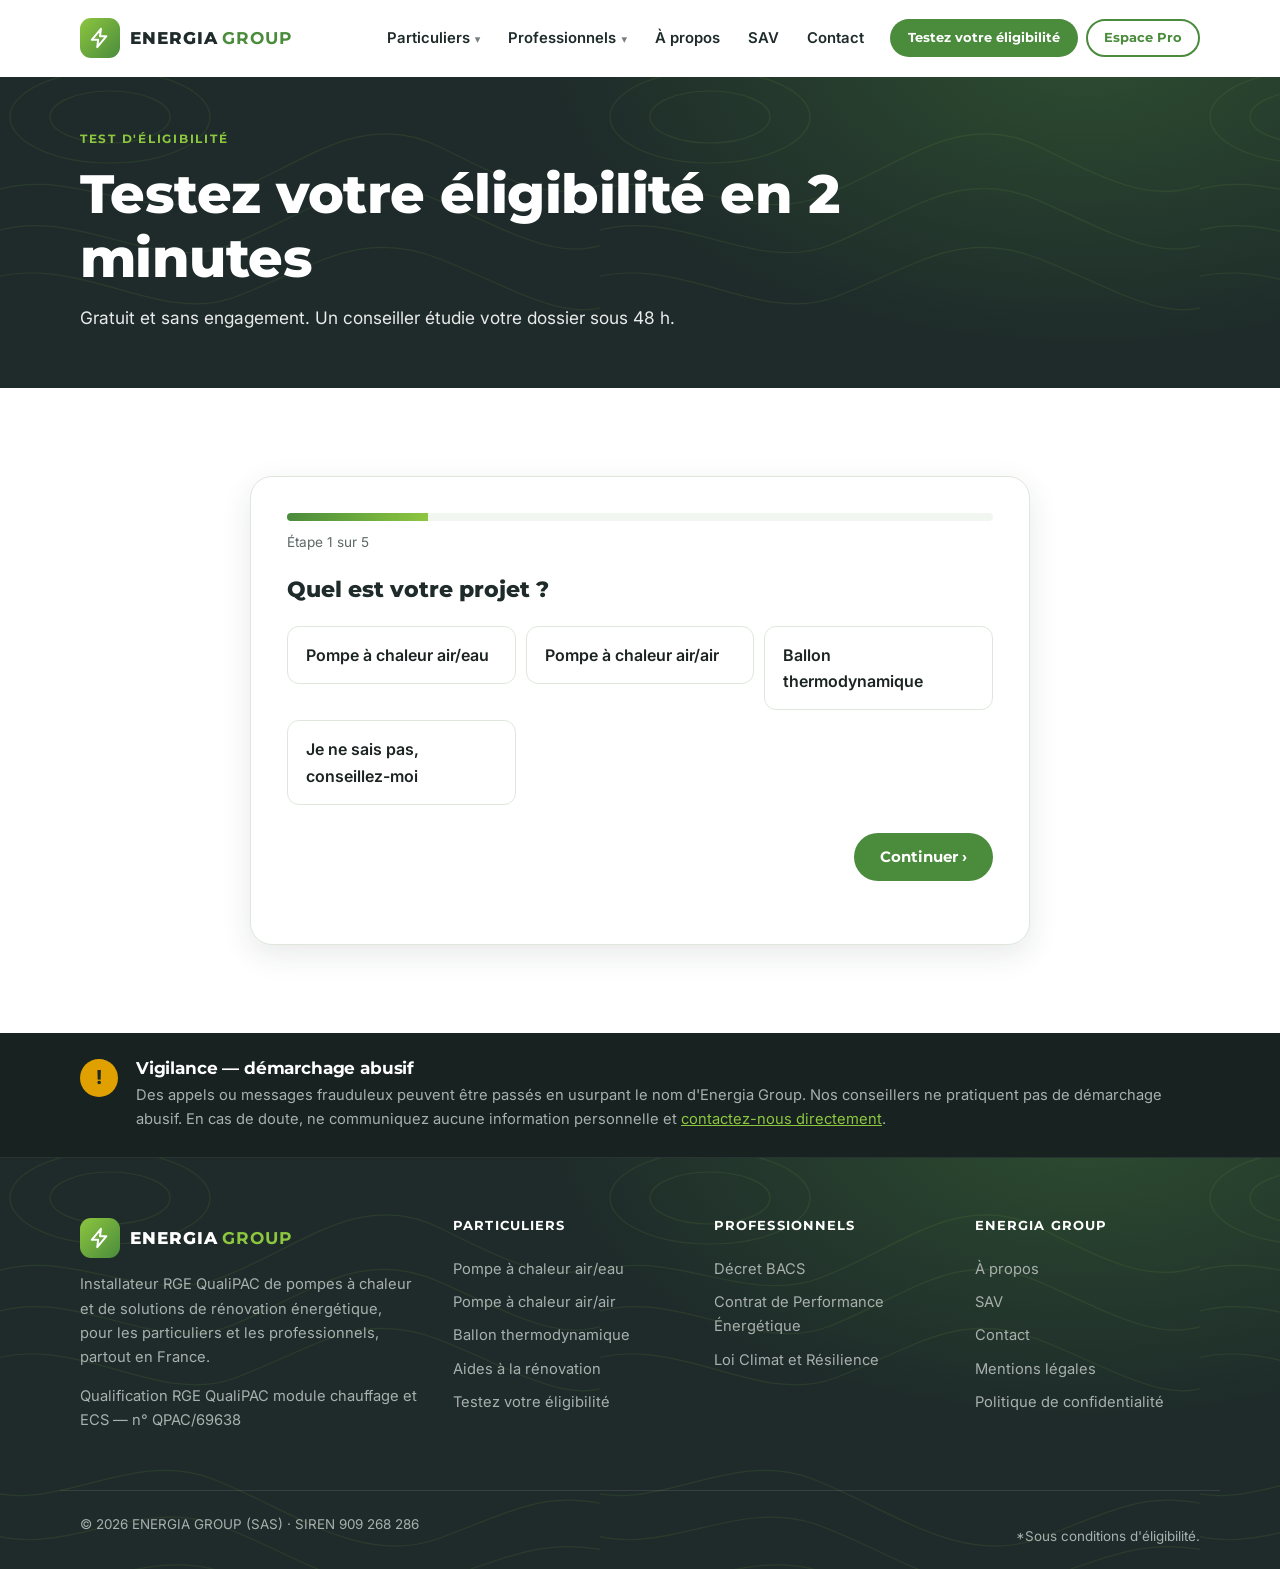
<file: eligibilite/index.html>
<!DOCTYPE html>
<html lang="fr">
<head>
  <meta charset="UTF-8">
  <meta name="viewport" content="width=device-width, initial-scale=1">
  <title>Testez votre éligibilité aux aides pompe à chaleur | Energia Group</title>
  <meta name="description" content="Test gratuit en 2 minutes : vérifiez votre éligibilité aux aides de l'État pour votre pompe à chaleur. Réponse sous 48 h.">
  <meta name="theme-color" content="#1E2B2A">
  <meta property="og:title" content="Testez votre éligibilité aux aides pompe à chaleur | Energia Group">
  <meta property="og:description" content="Test gratuit en 2 minutes : vérifiez votre éligibilité aux aides de l'État pour votre pompe à chaleur. Réponse sous 48 h.">
  <meta property="og:type" content="website">
  <link rel="icon" href="../img/favicon.svg" type="image/svg+xml">
  <link rel="preconnect" href="https://fonts.googleapis.com">
  <link rel="preconnect" href="https://fonts.gstatic.com" crossorigin>
  <link href="https://fonts.googleapis.com/css2?family=Montserrat:wght@600;700;800&family=Inter:wght@400;500;600&display=swap" rel="stylesheet">
  <link rel="stylesheet" href="../css/styles.css">
</head>
<body>

  <a class="skip" href="#main">Aller au contenu</a>
  <header class="site-header" id="header">
    <div class="container header-inner">
      <a href="../" class="logo" aria-label="Energia Group — Accueil">
        <span class="logo-mark"><svg viewBox="0 0 24 24" width="22" height="22" fill="none" stroke="currentColor" stroke-width="2.2" stroke-linecap="round" stroke-linejoin="round" aria-hidden="true"><path d="M13 2 3 14h7l-1 8 10-12h-7l1-8z"/></svg></span>
        <span class="logo-text">ENERGIA<strong>GROUP</strong></span>
      </a>
      <nav class="nav" id="nav" aria-label="Navigation principale">
        <div class="nav-item has-sub"><a href="../particuliers/">Particuliers</a><div class="sub"><a href="../particuliers/pompe-a-chaleur-air-eau/">Pompe à chaleur air/eau</a><a href="../particuliers/pompe-a-chaleur-air-air/">Pompe à chaleur air/air</a><a href="../particuliers/ballon-thermodynamique/">Ballon thermodynamique</a><a href="../particuliers/#autres-solutions">Poêle à granulés, VMC, isolation</a><a href="../particuliers/aides-renovation/">Aides à la rénovation</a></div></div><div class="nav-item has-sub"><a href="../professionnels/">Professionnels</a><div class="sub"><a href="../professionnels/#decret-bacs">Décret BACS</a><a href="../professionnels/#cpe">Contrat de Performance Énergétique</a><a href="../professionnels/#loi-climat">Loi Climat et Résilience</a></div></div><div class="nav-item"><a href="../a-propos/">À propos</a></div><div class="nav-item"><a href="../contact/#sav">SAV</a></div><div class="nav-item"><a href="../contact/">Contact</a></div>
        <div class="nav-ctas">
          <a href="../eligibilite/" class="btn btn-green btn-sm">Testez votre éligibilité</a>
          <a href="../professionnels/" class="btn btn-outline btn-sm">Espace Pro</a>
        </div>
      </nav>
      <button class="nav-toggle" id="navToggle" aria-label="Ouvrir le menu" aria-expanded="false" aria-controls="nav">
        <span></span><span></span><span></span>
      </button>
    </div>
  </header>
  <main id="main">
    <section class="page-hero dark topo compact">
      <div class="container">
        <p class="eyebrow">Test d'éligibilité</p>
        <h1>Testez votre éligibilité en 2 minutes</h1>
        <p class="lead">Gratuit et sans engagement. Un conseiller étudie votre dossier sous 48 h.</p>
      </div>
    </section>
    <section class="section">
      <div class="container narrow">
        <form class="wizard" id="wizard" data-lead-form data-source="Test d'éligibilité" novalidate>
          <div class="wizard-progress" aria-hidden="true"><span id="wizardBar"></span></div>
          <p class="wizard-count" id="wizardCount"></p>

          <fieldset class="wstep" data-step>
            <legend>Quel est votre projet&nbsp;?</legend>
            <div class="choices">
              <label><input type="radio" name="projet" value="Pompe à chaleur air/eau" required><span>Pompe à chaleur air/eau</span></label>
              <label><input type="radio" name="projet" value="Pompe à chaleur air/air"><span>Pompe à chaleur air/air</span></label>
              <label><input type="radio" name="projet" value="Ballon thermodynamique"><span>Ballon thermodynamique</span></label>
              <label><input type="radio" name="projet" value="Je ne sais pas"><span>Je ne sais pas, conseillez-moi</span></label>
            </div>
          </fieldset>

          <fieldset class="wstep" data-step>
            <legend>Comment chauffez-vous votre logement aujourd'hui&nbsp;?</legend>
            <div class="choices">
              <label><input type="radio" name="chauffage" value="fioul" required><span>Chaudière fioul</span></label>
              <label><input type="radio" name="chauffage" value="gaz"><span>Chaudière gaz</span></label>
              <label><input type="radio" name="chauffage" value="electrique"><span>Radiateurs électriques</span></label>
              <label><input type="radio" name="chauffage" value="bois"><span>Bois / charbon</span></label>
              <label><input type="radio" name="chauffage" value="autre"><span>Autre</span></label>
            </div>
          </fieldset>

          <fieldset class="wstep" data-step>
            <legend>Votre logement</legend>
            <div class="choices two">
              <label><input type="radio" name="logement" value="Maison" required><span>Maison</span></label>
              <label><input type="radio" name="logement" value="Appartement"><span>Appartement</span></label>
            </div>
            <div class="choices two">
              <label><input type="radio" name="statut" value="Propriétaire occupant" required><span>Propriétaire occupant</span></label>
              <label><input type="radio" name="statut" value="Propriétaire bailleur"><span>Propriétaire bailleur</span></label>
              <label><input type="radio" name="statut" value="Locataire"><span>Locataire</span></label>
            </div>
            <div class="choices two">
              <label><input type="radio" name="anciennete" value="Plus de 15 ans" required><span>Construit il y a plus de 15 ans</span></label>
              <label><input type="radio" name="anciennete" value="Entre 2 et 15 ans"><span>Entre 2 et 15 ans</span></label>
              <label><input type="radio" name="anciennete" value="Moins de 2 ans"><span>Moins de 2 ans</span></label>
            </div>
          </fieldset>

          <fieldset class="wstep" data-step>
            <legend>Votre foyer</legend>
            <p class="hint">Ces informations servent uniquement à estimer le niveau de vos aides.</p>
            <label class="field">Code postal du logement<input name="code_postal" inputmode="numeric" pattern="[0-9]{5}" maxlength="5" required></label>
            <label class="field">Nombre de personnes dans le foyer
              <select name="personnes" required><option value="">Choisir</option><option>1</option><option>2</option><option>3</option><option>4</option><option>5</option><option>6 ou plus</option></select></label>
            <label class="field">Revenu fiscal de référence du foyer
              <select name="revenus" required><option value="">Choisir</option>
                <option>Moins de 25 000 €</option><option>De 25 000 à 35 000 €</option><option>De 35 000 à 50 000 €</option>
                <option>De 50 000 à 75 000 €</option><option>Plus de 75 000 €</option><option>Je ne sais pas</option></select></label>
          </fieldset>

          <fieldset class="wstep" data-step>
            <legend>Vos coordonnées</legend>
            <label class="field">Nom et prénom<input name="nom" autocomplete="name" required></label>
            <label class="field">Téléphone<input name="telephone" type="tel" autocomplete="tel" required></label>
            <label class="field">Email<input name="email" type="email" autocomplete="email" required></label>
            <label class="consent"><input type="checkbox" name="consentement" required>
              J'accepte d'être recontacté par Energia Group au sujet de ma demande. Mes données ne sont ni cédées ni revendues.
              <a href="../mentions-legales/#confidentialite">En savoir plus</a></label>
          </fieldset>

          <div class="wstep wdone" data-done hidden>
            <h2>Merci, votre demande est bien enregistrée&nbsp;!</h2>
            <p>Un conseiller Energia Group étudie votre dossier et vous rappelle sous 48 h pour vous présenter les aides auxquelles vous avez droit.</p>
            <p class="small">Rappel : nos conseillers ne pratiquent pas de démarchage abusif.</p>
          </div>

          <div class="wizard-nav">
            <button type="button" class="btn btn-outline" id="wPrev">Retour</button>
            <button type="button" class="btn btn-green" id="wNext">Continuer ›</button>
            <button type="submit" class="btn btn-green" id="wSubmit">Recevoir mon étude gratuite ›</button>
          </div>
          <p class="form-status" role="status" aria-live="polite"></p>
        </form>
      </div>
    </section>
  </main>

  <section class="vigilance dark">
    <div class="container vigilance-inner">
      <div class="vigilance-icon" aria-hidden="true">!</div>
      <div>
        <h2 class="h4">Vigilance — démarchage abusif</h2>
        <p>Des appels ou messages frauduleux peuvent être passés en usurpant le nom d'Energia Group.
        Nos conseillers ne pratiquent pas de démarchage abusif. En cas de doute, ne communiquez aucune
        information personnelle et <a href="../contact/">contactez-nous directement</a>.</p>
      </div>
    </div>
  </section>
  <footer class="site-footer dark topo">
    <div class="container footer-inner">
      <div class="footer-brand">
        <a href="../" class="logo logo-light"><span class="logo-mark"><svg viewBox="0 0 24 24" width="22" height="22" fill="none" stroke="currentColor" stroke-width="2.2" stroke-linecap="round" stroke-linejoin="round" aria-hidden="true"><path d="M13 2 3 14h7l-1 8 10-12h-7l1-8z"/></svg></span>
          <span class="logo-text">ENERGIA<strong>GROUP</strong></span></a>
        <p>Installateur RGE QualiPAC de pompes à chaleur et de solutions de rénovation énergétique,
        pour les particuliers et les professionnels, partout en France.</p>
        <p class="small">Qualification RGE QualiPAC module chauffage et ECS — n° QPAC/69638</p>
        <div class="socials" data-socials></div>
      </div>
      <nav class="footer-col" aria-label="Particuliers">
        <h3 class="h5">Particuliers</h3>
        <a href="../particuliers/pompe-a-chaleur-air-eau/">Pompe à chaleur air/eau</a>
        <a href="../particuliers/pompe-a-chaleur-air-air/">Pompe à chaleur air/air</a>
        <a href="../particuliers/ballon-thermodynamique/">Ballon thermodynamique</a>
        <a href="../particuliers/aides-renovation/">Aides à la rénovation</a>
        <a href="../eligibilite/">Testez votre éligibilité</a>
      </nav>
      <nav class="footer-col" aria-label="Professionnels">
        <h3 class="h5">Professionnels</h3>
        <a href="../professionnels/#decret-bacs">Décret BACS</a>
        <a href="../professionnels/#cpe">Contrat de Performance Énergétique</a>
        <a href="../professionnels/#loi-climat">Loi Climat et Résilience</a>
      </nav>
      <nav class="footer-col" aria-label="Energia Group">
        <h3 class="h5">Energia Group</h3>
        <a href="../a-propos/">À propos</a>
        <a href="../contact/#sav">SAV</a>
        <a href="../contact/">Contact</a>
        <a href="../mentions-legales/">Mentions légales</a>
        <a href="../mentions-legales/#confidentialite">Politique de confidentialité</a>
      </nav>
    </div>
    <div class="container footer-bottom">
      <p>© <span data-year></span> ENERGIA GROUP (SAS) · SIREN 909 268 286</p>
      <p>*Sous conditions d'éligibilité.</p>
    </div>
  </footer>
  <script src="../js/config.js"></script>
  <script src="../js/main.js"></script>
</body>
</html>
</file>
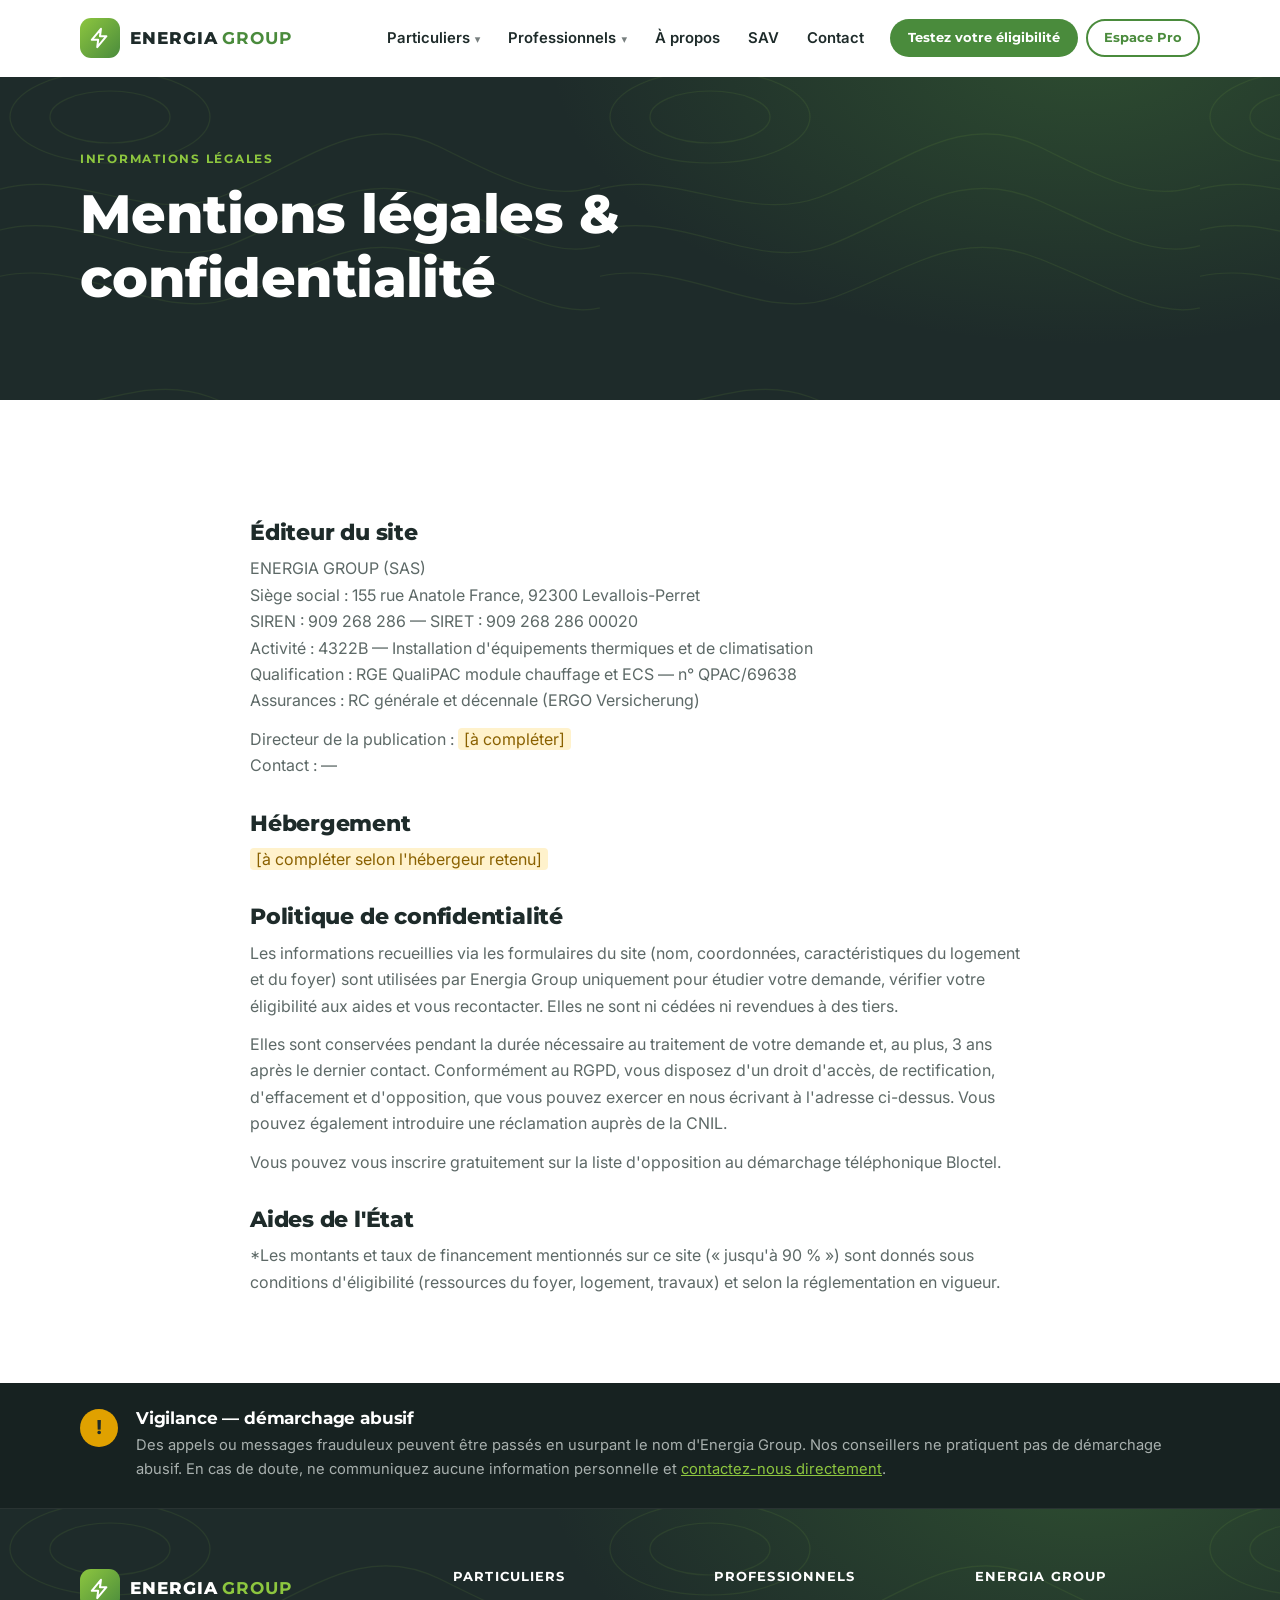
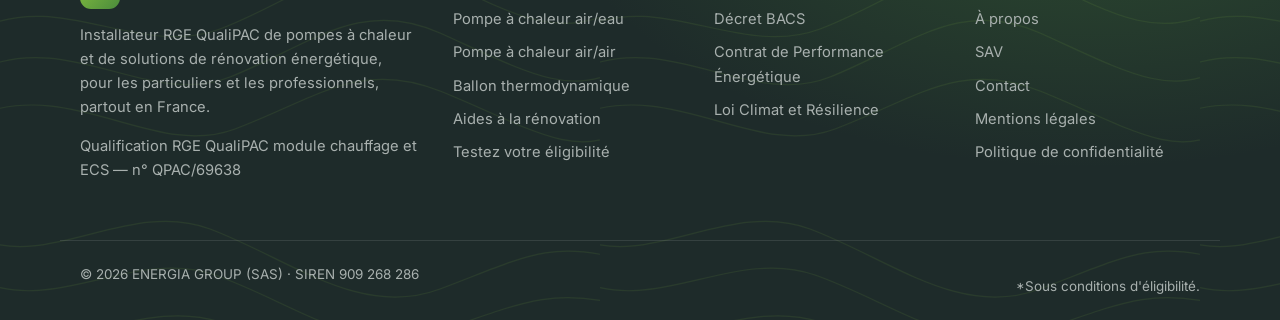
<file: mentions-legales/index.html>
<!DOCTYPE html>
<html lang="fr">
<head>
  <meta charset="UTF-8">
  <meta name="viewport" content="width=device-width, initial-scale=1">
  <title>Mentions légales et confidentialité | Energia Group</title>
  <meta name="description" content="Mentions légales et politique de confidentialité du site Energia Group.">
  <meta name="theme-color" content="#1E2B2A">
  <meta property="og:title" content="Mentions légales et confidentialité | Energia Group">
  <meta property="og:description" content="Mentions légales et politique de confidentialité du site Energia Group.">
  <meta property="og:type" content="website">
  <link rel="icon" href="../img/favicon.svg" type="image/svg+xml">
  <link rel="preconnect" href="https://fonts.googleapis.com">
  <link rel="preconnect" href="https://fonts.gstatic.com" crossorigin>
  <link href="https://fonts.googleapis.com/css2?family=Montserrat:wght@600;700;800&family=Inter:wght@400;500;600&display=swap" rel="stylesheet">
  <link rel="stylesheet" href="../css/styles.css">
</head>
<body>

  <a class="skip" href="#main">Aller au contenu</a>
  <header class="site-header" id="header">
    <div class="container header-inner">
      <a href="../" class="logo" aria-label="Energia Group — Accueil">
        <span class="logo-mark"><svg viewBox="0 0 24 24" width="22" height="22" fill="none" stroke="currentColor" stroke-width="2.2" stroke-linecap="round" stroke-linejoin="round" aria-hidden="true"><path d="M13 2 3 14h7l-1 8 10-12h-7l1-8z"/></svg></span>
        <span class="logo-text">ENERGIA<strong>GROUP</strong></span>
      </a>
      <nav class="nav" id="nav" aria-label="Navigation principale">
        <div class="nav-item has-sub"><a href="../particuliers/">Particuliers</a><div class="sub"><a href="../particuliers/pompe-a-chaleur-air-eau/">Pompe à chaleur air/eau</a><a href="../particuliers/pompe-a-chaleur-air-air/">Pompe à chaleur air/air</a><a href="../particuliers/ballon-thermodynamique/">Ballon thermodynamique</a><a href="../particuliers/#autres-solutions">Poêle à granulés, VMC, isolation</a><a href="../particuliers/aides-renovation/">Aides à la rénovation</a></div></div><div class="nav-item has-sub"><a href="../professionnels/">Professionnels</a><div class="sub"><a href="../professionnels/#decret-bacs">Décret BACS</a><a href="../professionnels/#cpe">Contrat de Performance Énergétique</a><a href="../professionnels/#loi-climat">Loi Climat et Résilience</a></div></div><div class="nav-item"><a href="../a-propos/">À propos</a></div><div class="nav-item"><a href="../contact/#sav">SAV</a></div><div class="nav-item"><a href="../contact/">Contact</a></div>
        <div class="nav-ctas">
          <a href="../eligibilite/" class="btn btn-green btn-sm">Testez votre éligibilité</a>
          <a href="../professionnels/" class="btn btn-outline btn-sm">Espace Pro</a>
        </div>
      </nav>
      <button class="nav-toggle" id="navToggle" aria-label="Ouvrir le menu" aria-expanded="false" aria-controls="nav">
        <span></span><span></span><span></span>
      </button>
    </div>
  </header>
  <main id="main">
    <section class="page-hero dark topo">
      <div class="container">
        <p class="eyebrow">Informations légales</p>
        <h1>Mentions légales &amp; confidentialité</h1>
        <p class="lead"></p>
        
      </div>
    </section>
    <section class="section">
      <div class="container narrow prose">
        <h2>Éditeur du site</h2>
        <p>ENERGIA GROUP (SAS)<br>Siège social : 155 rue Anatole France, 92300 Levallois-Perret<br>SIREN : 909 268 286 — SIRET : 909 268 286 00020<br>
        Activité : 4322B — Installation d'équipements thermiques et de climatisation<br>Qualification : RGE QualiPAC module chauffage et ECS — n° QPAC/69638<br>Assurances : RC générale et décennale (ERGO Versicherung)</p>
        <p>Directeur de la publication : <span class="todo">[à compléter]</span><br>
        Contact : <span data-contact="email">—</span></p>
        <h2>Hébergement</h2>
        <p><span class="todo">[à compléter selon l'hébergeur retenu]</span></p>
        <h2 id="confidentialite">Politique de confidentialité</h2>
        <p>Les informations recueillies via les formulaires du site (nom, coordonnées, caractéristiques du logement et du
        foyer) sont utilisées par Energia Group uniquement pour étudier votre demande, vérifier votre éligibilité aux aides
        et vous recontacter. Elles ne sont ni cédées ni revendues à des tiers.</p>
        <p>Elles sont conservées pendant la durée nécessaire au traitement de votre demande et, au plus, 3 ans après le
        dernier contact. Conformément au RGPD, vous disposez d'un droit d'accès, de rectification, d'effacement et
        d'opposition, que vous pouvez exercer en nous écrivant à l'adresse ci-dessus. Vous pouvez également introduire
        une réclamation auprès de la CNIL.</p>
        <p>Vous pouvez vous inscrire gratuitement sur la liste d'opposition au démarchage téléphonique Bloctel.</p>
        <h2>Aides de l'État</h2>
        <p>*Les montants et taux de financement mentionnés sur ce site (« jusqu'à 90 % ») sont donnés sous conditions
        d'éligibilité (ressources du foyer, logement, travaux) et selon la réglementation en vigueur.</p>
      </div>
    </section>
  </main>

  <section class="vigilance dark">
    <div class="container vigilance-inner">
      <div class="vigilance-icon" aria-hidden="true">!</div>
      <div>
        <h2 class="h4">Vigilance — démarchage abusif</h2>
        <p>Des appels ou messages frauduleux peuvent être passés en usurpant le nom d'Energia Group.
        Nos conseillers ne pratiquent pas de démarchage abusif. En cas de doute, ne communiquez aucune
        information personnelle et <a href="../contact/">contactez-nous directement</a>.</p>
      </div>
    </div>
  </section>
  <footer class="site-footer dark topo">
    <div class="container footer-inner">
      <div class="footer-brand">
        <a href="../" class="logo logo-light"><span class="logo-mark"><svg viewBox="0 0 24 24" width="22" height="22" fill="none" stroke="currentColor" stroke-width="2.2" stroke-linecap="round" stroke-linejoin="round" aria-hidden="true"><path d="M13 2 3 14h7l-1 8 10-12h-7l1-8z"/></svg></span>
          <span class="logo-text">ENERGIA<strong>GROUP</strong></span></a>
        <p>Installateur RGE QualiPAC de pompes à chaleur et de solutions de rénovation énergétique,
        pour les particuliers et les professionnels, partout en France.</p>
        <p class="small">Qualification RGE QualiPAC module chauffage et ECS — n° QPAC/69638</p>
        <div class="socials" data-socials></div>
      </div>
      <nav class="footer-col" aria-label="Particuliers">
        <h3 class="h5">Particuliers</h3>
        <a href="../particuliers/pompe-a-chaleur-air-eau/">Pompe à chaleur air/eau</a>
        <a href="../particuliers/pompe-a-chaleur-air-air/">Pompe à chaleur air/air</a>
        <a href="../particuliers/ballon-thermodynamique/">Ballon thermodynamique</a>
        <a href="../particuliers/aides-renovation/">Aides à la rénovation</a>
        <a href="../eligibilite/">Testez votre éligibilité</a>
      </nav>
      <nav class="footer-col" aria-label="Professionnels">
        <h3 class="h5">Professionnels</h3>
        <a href="../professionnels/#decret-bacs">Décret BACS</a>
        <a href="../professionnels/#cpe">Contrat de Performance Énergétique</a>
        <a href="../professionnels/#loi-climat">Loi Climat et Résilience</a>
      </nav>
      <nav class="footer-col" aria-label="Energia Group">
        <h3 class="h5">Energia Group</h3>
        <a href="../a-propos/">À propos</a>
        <a href="../contact/#sav">SAV</a>
        <a href="../contact/">Contact</a>
        <a href="../mentions-legales/">Mentions légales</a>
        <a href="../mentions-legales/#confidentialite">Politique de confidentialité</a>
      </nav>
    </div>
    <div class="container footer-bottom">
      <p>© <span data-year></span> ENERGIA GROUP (SAS) · SIREN 909 268 286</p>
      <p>*Sous conditions d'éligibilité.</p>
    </div>
  </footer>
  <script src="../js/config.js"></script>
  <script src="../js/main.js"></script>
</body>
</html>
</file>
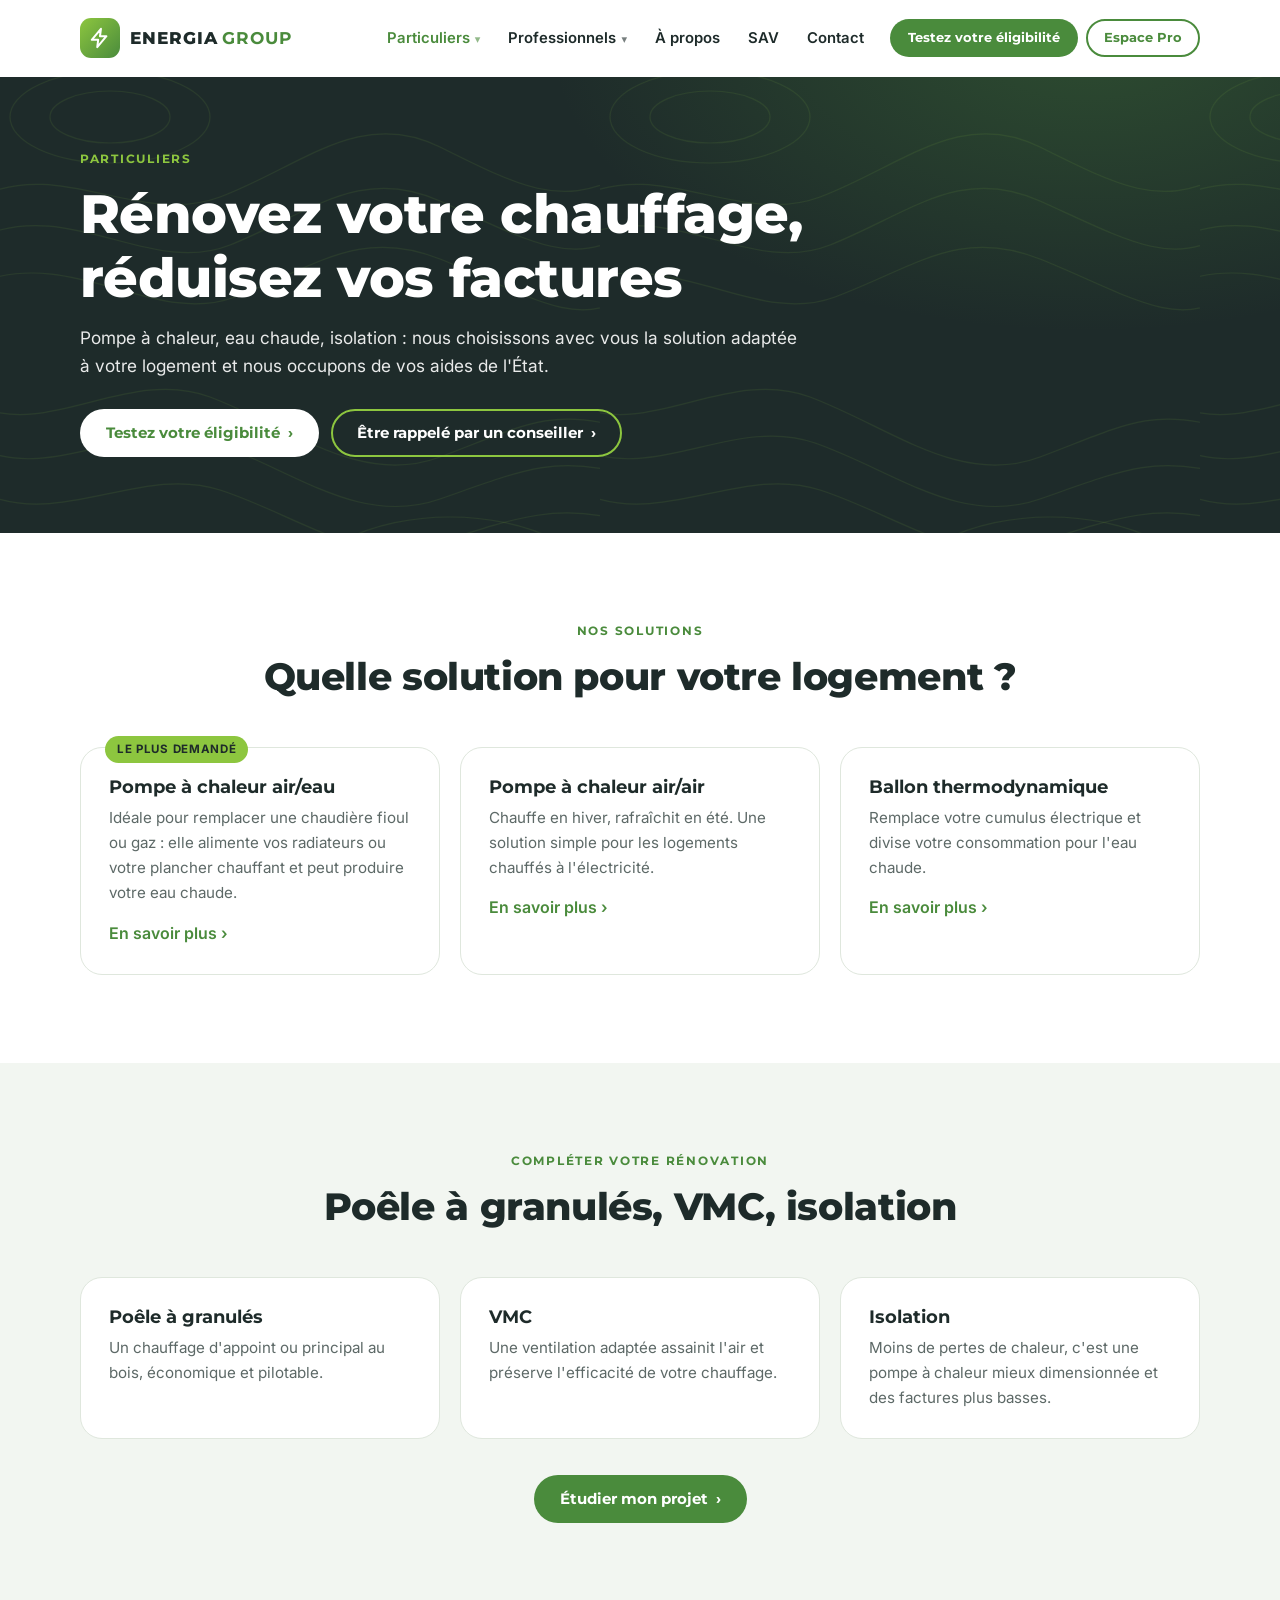
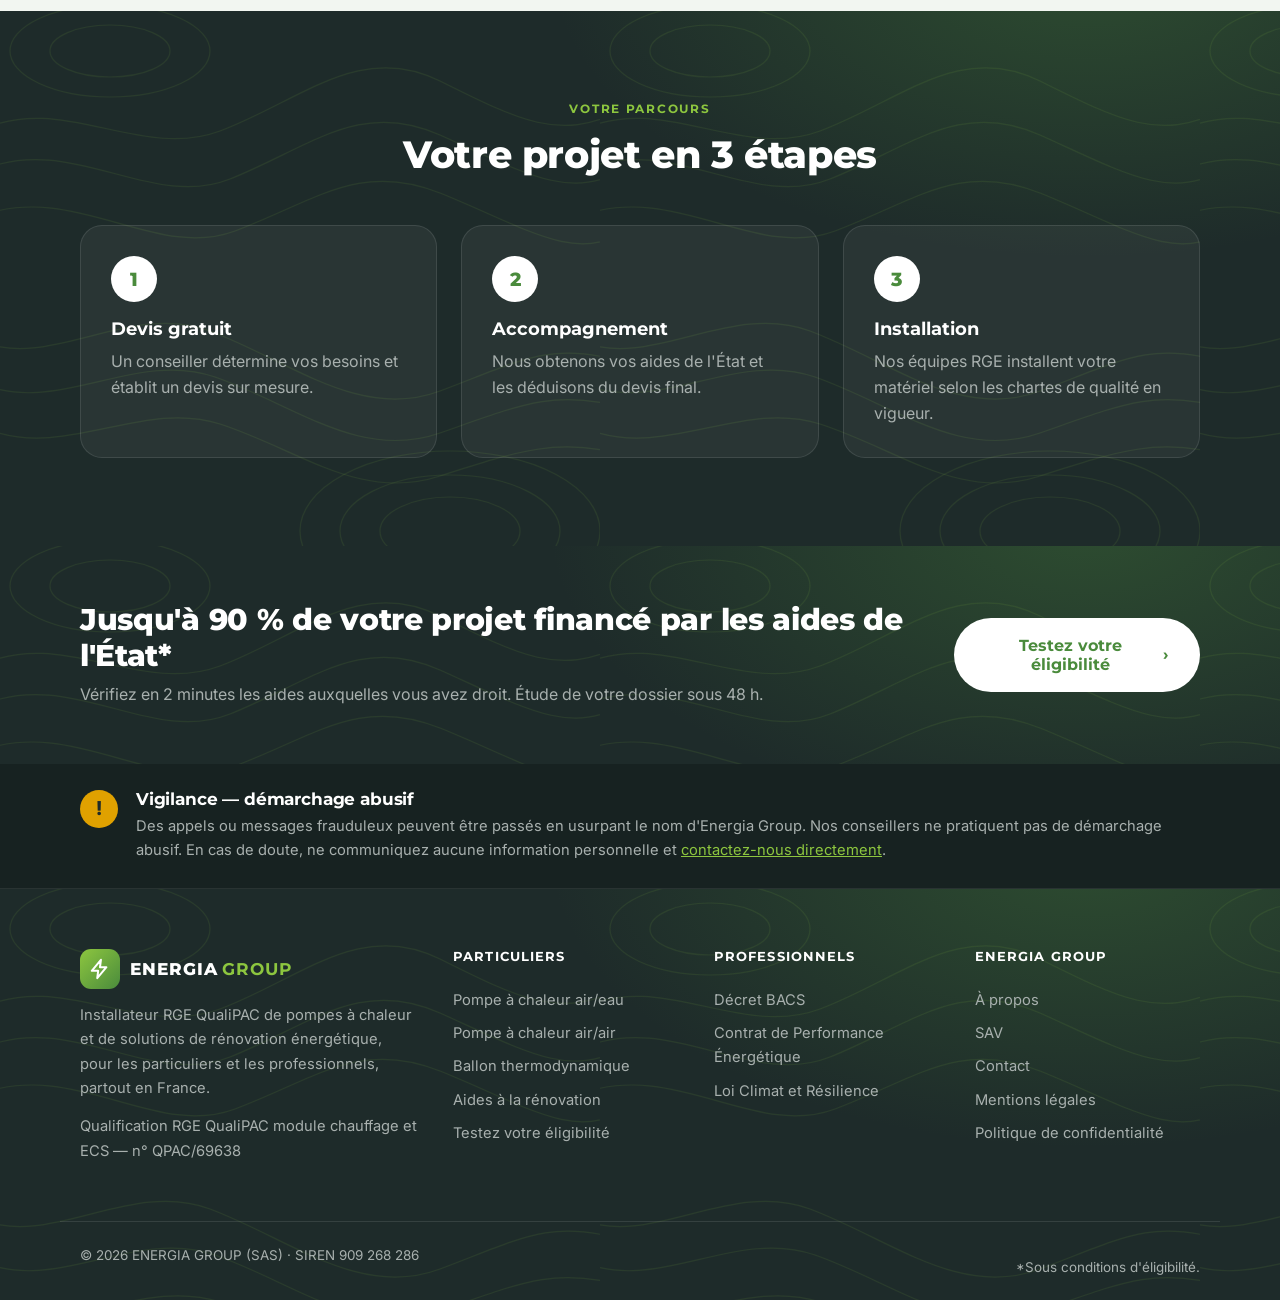
<file: particuliers/index.html>
<!DOCTYPE html>
<html lang="fr">
<head>
  <meta charset="UTF-8">
  <meta name="viewport" content="width=device-width, initial-scale=1">
  <title>Solutions de rénovation énergétique pour particuliers | Energia Group</title>
  <meta name="description" content="Pompe à chaleur air/eau et air/air, ballon thermodynamique, isolation : Energia Group, installateur RGE, gère votre projet et vos aides.">
  <meta name="theme-color" content="#1E2B2A">
  <meta property="og:title" content="Solutions de rénovation énergétique pour particuliers | Energia Group">
  <meta property="og:description" content="Pompe à chaleur air/eau et air/air, ballon thermodynamique, isolation : Energia Group, installateur RGE, gère votre projet et vos aides.">
  <meta property="og:type" content="website">
  <link rel="icon" href="../img/favicon.svg" type="image/svg+xml">
  <link rel="preconnect" href="https://fonts.googleapis.com">
  <link rel="preconnect" href="https://fonts.gstatic.com" crossorigin>
  <link href="https://fonts.googleapis.com/css2?family=Montserrat:wght@600;700;800&family=Inter:wght@400;500;600&display=swap" rel="stylesheet">
  <link rel="stylesheet" href="../css/styles.css">
</head>
<body>

  <a class="skip" href="#main">Aller au contenu</a>
  <header class="site-header" id="header">
    <div class="container header-inner">
      <a href="../" class="logo" aria-label="Energia Group — Accueil">
        <span class="logo-mark"><svg viewBox="0 0 24 24" width="22" height="22" fill="none" stroke="currentColor" stroke-width="2.2" stroke-linecap="round" stroke-linejoin="round" aria-hidden="true"><path d="M13 2 3 14h7l-1 8 10-12h-7l1-8z"/></svg></span>
        <span class="logo-text">ENERGIA<strong>GROUP</strong></span>
      </a>
      <nav class="nav" id="nav" aria-label="Navigation principale">
        <div class="nav-item has-sub"><a href="../particuliers/" class="is-current">Particuliers</a><div class="sub"><a href="../particuliers/pompe-a-chaleur-air-eau/">Pompe à chaleur air/eau</a><a href="../particuliers/pompe-a-chaleur-air-air/">Pompe à chaleur air/air</a><a href="../particuliers/ballon-thermodynamique/">Ballon thermodynamique</a><a href="../particuliers/#autres-solutions">Poêle à granulés, VMC, isolation</a><a href="../particuliers/aides-renovation/">Aides à la rénovation</a></div></div><div class="nav-item has-sub"><a href="../professionnels/">Professionnels</a><div class="sub"><a href="../professionnels/#decret-bacs">Décret BACS</a><a href="../professionnels/#cpe">Contrat de Performance Énergétique</a><a href="../professionnels/#loi-climat">Loi Climat et Résilience</a></div></div><div class="nav-item"><a href="../a-propos/">À propos</a></div><div class="nav-item"><a href="../contact/#sav">SAV</a></div><div class="nav-item"><a href="../contact/">Contact</a></div>
        <div class="nav-ctas">
          <a href="../eligibilite/" class="btn btn-green btn-sm">Testez votre éligibilité</a>
          <a href="../professionnels/" class="btn btn-outline btn-sm">Espace Pro</a>
        </div>
      </nav>
      <button class="nav-toggle" id="navToggle" aria-label="Ouvrir le menu" aria-expanded="false" aria-controls="nav">
        <span></span><span></span><span></span>
      </button>
    </div>
  </header>
  <main id="main">
    <section class="page-hero dark topo">
      <div class="container">
        <p class="eyebrow">Particuliers</p>
        <h1>Rénovez votre chauffage, réduisez vos factures</h1>
        <p class="lead">Pompe à chaleur, eau chaude, isolation : nous choisissons avec vous la solution adaptée à votre logement et nous occupons de vos aides de l'État.</p>
        <div class="hero-actions">
          <a href="../eligibilite/" class="btn btn-white">Testez votre éligibilité <span aria-hidden="true">›</span></a>
          <a href="../contact/" class="btn btn-outline-light">Être rappelé par un conseiller <span aria-hidden="true">›</span></a>
        </div>
      </div>
    </section>
    <section class="section">
      <div class="container">
        <div class="section-head"><p class="eyebrow">Nos solutions</p><h2>Quelle solution pour votre logement&nbsp;?</h2></div>
        <div class="products">
          <a class="product" href="../particuliers/pompe-a-chaleur-air-eau/"><span class="product-tag">Le plus demandé</span>
            <h3>Pompe à chaleur air/eau</h3><p>Idéale pour remplacer une chaudière fioul ou gaz : elle alimente vos radiateurs ou votre plancher chauffant et peut produire votre eau chaude.</p><span class="link">En savoir plus <span aria-hidden="true">›</span></span></a>
          <a class="product" href="../particuliers/pompe-a-chaleur-air-air/">
            <h3>Pompe à chaleur air/air</h3><p>Chauffe en hiver, rafraîchit en été. Une solution simple pour les logements chauffés à l'électricité.</p><span class="link">En savoir plus <span aria-hidden="true">›</span></span></a>
          <a class="product" href="../particuliers/ballon-thermodynamique/">
            <h3>Ballon thermodynamique</h3><p>Remplace votre cumulus électrique et divise votre consommation pour l'eau chaude.</p><span class="link">En savoir plus <span aria-hidden="true">›</span></span></a>
        </div>
      </div>
    </section>
    <section class="section section-alt" id="autres-solutions">
      <div class="container">
        <div class="section-head"><p class="eyebrow">Compléter votre rénovation</p><h2>Poêle à granulés, VMC, isolation</h2></div>
        <div class="grid-3">
          <article class="card"><h3>Poêle à granulés</h3><p>Un chauffage d'appoint ou principal au bois, économique et pilotable.</p></article>
          <article class="card"><h3>VMC</h3><p>Une ventilation adaptée assainit l'air et préserve l'efficacité de votre chauffage.</p></article>
          <article class="card"><h3>Isolation</h3><p>Moins de pertes de chaleur, c'est une pompe à chaleur mieux dimensionnée et des factures plus basses.</p></article>
        </div>
        <p class="center"><a href="../eligibilite/" class="btn btn-green">Étudier mon projet <span aria-hidden="true">›</span></a></p>
      </div>
    </section>
    <section class="section dark topo">
      <div class="container">
        <div class="section-head">
          <p class="eyebrow">Votre parcours</p>
          <h2>Votre projet en 3 étapes</h2>
        </div>
        <ol class="steps">
          <li><span class="step-num">1</span><h3>Devis gratuit</h3>
            <p>Un conseiller détermine vos besoins et établit un devis sur mesure.</p></li>
          <li><span class="step-num">2</span><h3>Accompagnement</h3>
            <p>Nous obtenons vos aides de l'État et les déduisons du devis final.</p></li>
          <li><span class="step-num">3</span><h3>Installation</h3>
            <p>Nos équipes RGE installent votre matériel selon les chartes de qualité en vigueur.</p></li>
        </ol>
      </div>
    </section>
    <section class="cta-band dark topo">
      <div class="container cta-band-inner">
        <div>
          <h2>Jusqu'à 90 % de votre projet financé par les aides de l'État*</h2>
          <p>Vérifiez en 2 minutes les aides auxquelles vous avez droit. Étude de votre dossier sous 48 h.</p>
        </div>
        <a href="../eligibilite/" class="btn btn-white btn-lg">Testez votre éligibilité <span aria-hidden="true">›</span></a>
      </div>
    </section>
  </main>

  <section class="vigilance dark">
    <div class="container vigilance-inner">
      <div class="vigilance-icon" aria-hidden="true">!</div>
      <div>
        <h2 class="h4">Vigilance — démarchage abusif</h2>
        <p>Des appels ou messages frauduleux peuvent être passés en usurpant le nom d'Energia Group.
        Nos conseillers ne pratiquent pas de démarchage abusif. En cas de doute, ne communiquez aucune
        information personnelle et <a href="../contact/">contactez-nous directement</a>.</p>
      </div>
    </div>
  </section>
  <footer class="site-footer dark topo">
    <div class="container footer-inner">
      <div class="footer-brand">
        <a href="../" class="logo logo-light"><span class="logo-mark"><svg viewBox="0 0 24 24" width="22" height="22" fill="none" stroke="currentColor" stroke-width="2.2" stroke-linecap="round" stroke-linejoin="round" aria-hidden="true"><path d="M13 2 3 14h7l-1 8 10-12h-7l1-8z"/></svg></span>
          <span class="logo-text">ENERGIA<strong>GROUP</strong></span></a>
        <p>Installateur RGE QualiPAC de pompes à chaleur et de solutions de rénovation énergétique,
        pour les particuliers et les professionnels, partout en France.</p>
        <p class="small">Qualification RGE QualiPAC module chauffage et ECS — n° QPAC/69638</p>
        <div class="socials" data-socials></div>
      </div>
      <nav class="footer-col" aria-label="Particuliers">
        <h3 class="h5">Particuliers</h3>
        <a href="../particuliers/pompe-a-chaleur-air-eau/">Pompe à chaleur air/eau</a>
        <a href="../particuliers/pompe-a-chaleur-air-air/">Pompe à chaleur air/air</a>
        <a href="../particuliers/ballon-thermodynamique/">Ballon thermodynamique</a>
        <a href="../particuliers/aides-renovation/">Aides à la rénovation</a>
        <a href="../eligibilite/">Testez votre éligibilité</a>
      </nav>
      <nav class="footer-col" aria-label="Professionnels">
        <h3 class="h5">Professionnels</h3>
        <a href="../professionnels/#decret-bacs">Décret BACS</a>
        <a href="../professionnels/#cpe">Contrat de Performance Énergétique</a>
        <a href="../professionnels/#loi-climat">Loi Climat et Résilience</a>
      </nav>
      <nav class="footer-col" aria-label="Energia Group">
        <h3 class="h5">Energia Group</h3>
        <a href="../a-propos/">À propos</a>
        <a href="../contact/#sav">SAV</a>
        <a href="../contact/">Contact</a>
        <a href="../mentions-legales/">Mentions légales</a>
        <a href="../mentions-legales/#confidentialite">Politique de confidentialité</a>
      </nav>
    </div>
    <div class="container footer-bottom">
      <p>© <span data-year></span> ENERGIA GROUP (SAS) · SIREN 909 268 286</p>
      <p>*Sous conditions d'éligibilité.</p>
    </div>
  </footer>
  <script src="../js/config.js"></script>
  <script src="../js/main.js"></script>
</body>
</html>
</file>
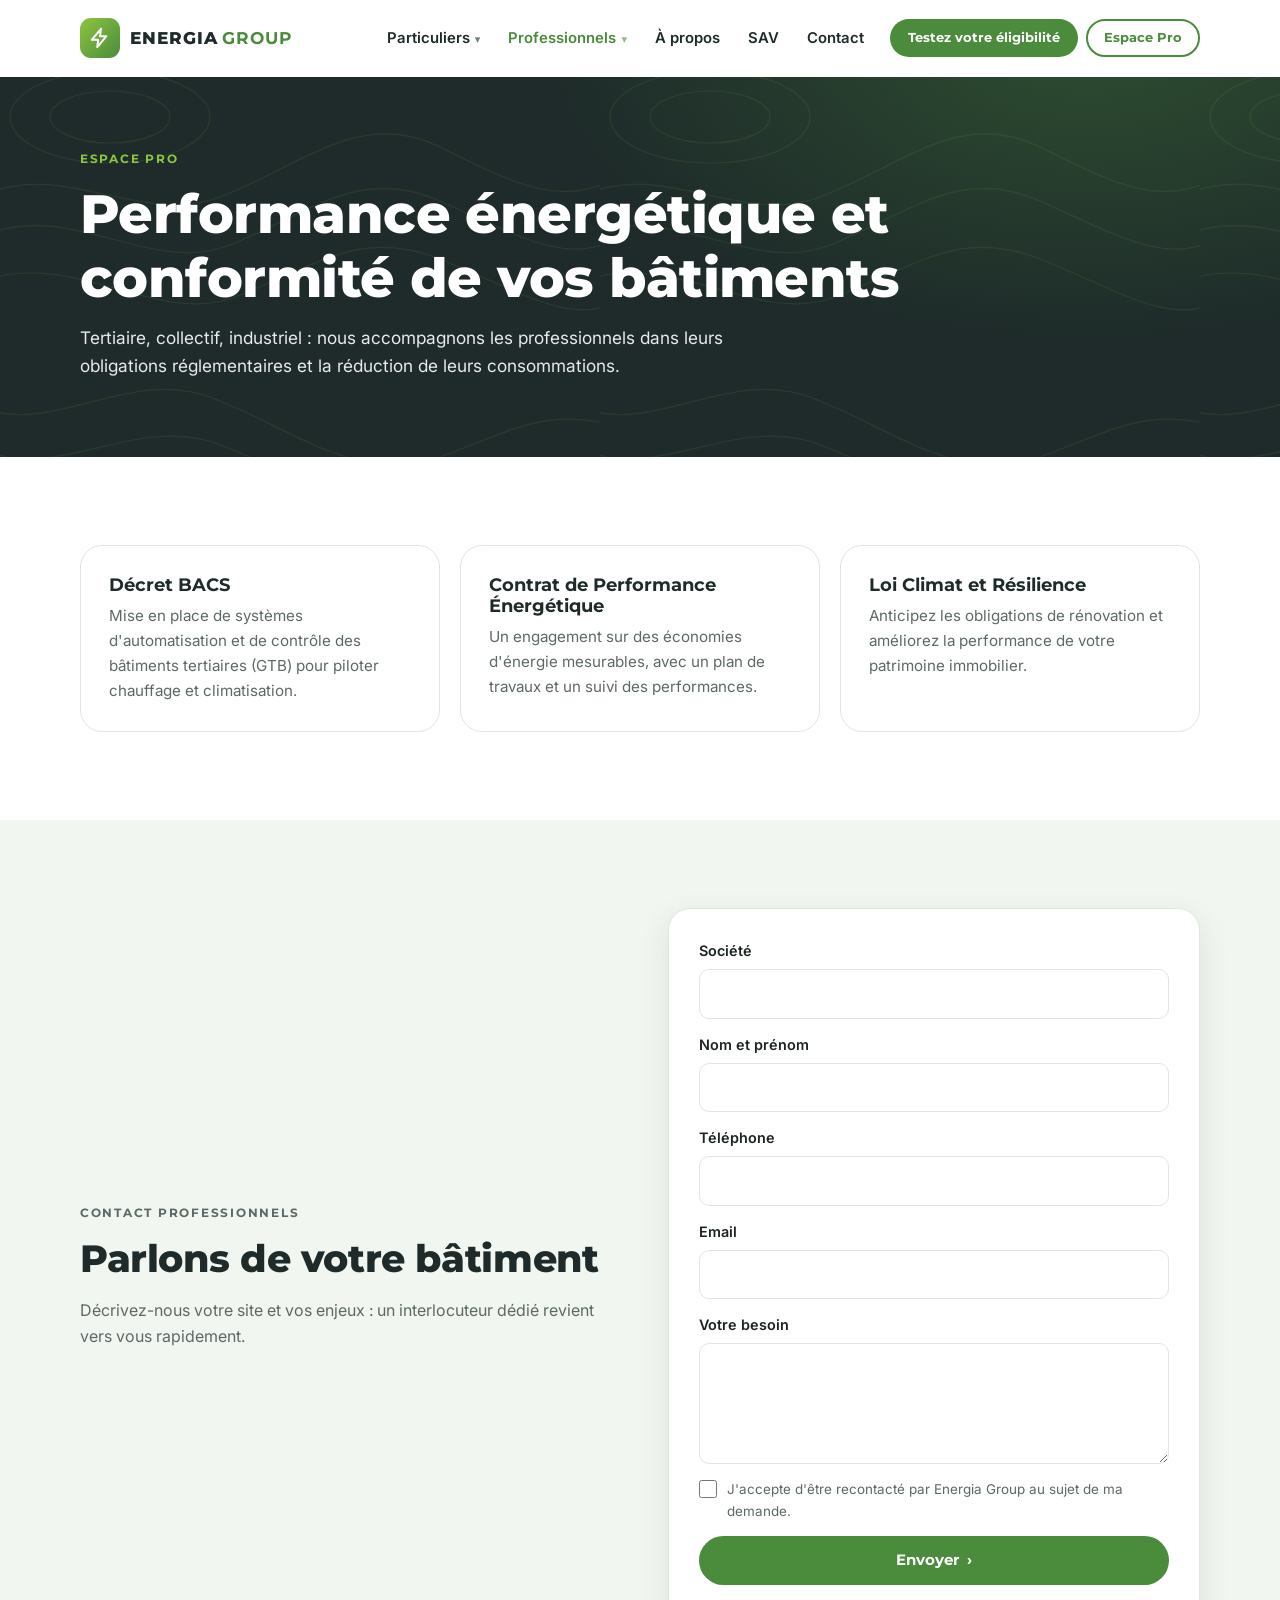
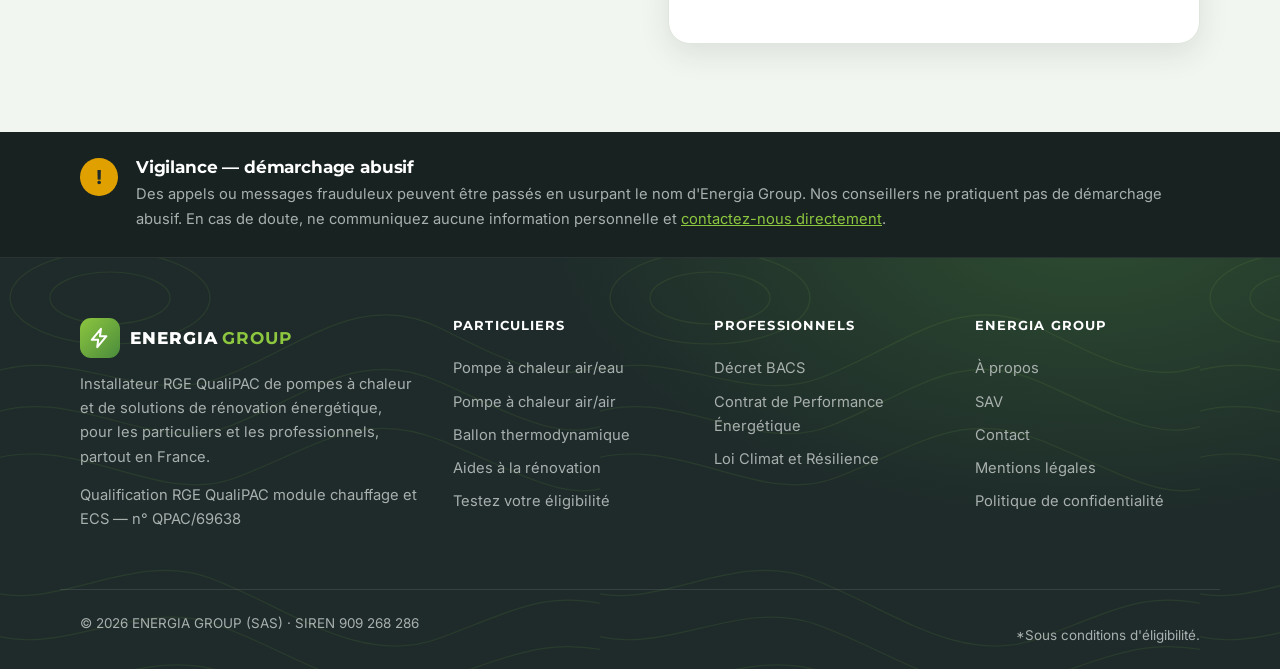
<file: professionnels/index.html>
<!DOCTYPE html>
<html lang="fr">
<head>
  <meta charset="UTF-8">
  <meta name="viewport" content="width=device-width, initial-scale=1">
  <title>Espace Pro — Décret BACS, CPE, Loi Climat et Résilience | Energia Group</title>
  <meta name="description" content="Energia Group accompagne les professionnels : Décret BACS, Contrat de Performance Énergétique, Loi Climat et Résilience.">
  <meta name="theme-color" content="#1E2B2A">
  <meta property="og:title" content="Espace Pro — Décret BACS, CPE, Loi Climat et Résilience | Energia Group">
  <meta property="og:description" content="Energia Group accompagne les professionnels : Décret BACS, Contrat de Performance Énergétique, Loi Climat et Résilience.">
  <meta property="og:type" content="website">
  <link rel="icon" href="../img/favicon.svg" type="image/svg+xml">
  <link rel="preconnect" href="https://fonts.googleapis.com">
  <link rel="preconnect" href="https://fonts.gstatic.com" crossorigin>
  <link href="https://fonts.googleapis.com/css2?family=Montserrat:wght@600;700;800&family=Inter:wght@400;500;600&display=swap" rel="stylesheet">
  <link rel="stylesheet" href="../css/styles.css">
</head>
<body>

  <a class="skip" href="#main">Aller au contenu</a>
  <header class="site-header" id="header">
    <div class="container header-inner">
      <a href="../" class="logo" aria-label="Energia Group — Accueil">
        <span class="logo-mark"><svg viewBox="0 0 24 24" width="22" height="22" fill="none" stroke="currentColor" stroke-width="2.2" stroke-linecap="round" stroke-linejoin="round" aria-hidden="true"><path d="M13 2 3 14h7l-1 8 10-12h-7l1-8z"/></svg></span>
        <span class="logo-text">ENERGIA<strong>GROUP</strong></span>
      </a>
      <nav class="nav" id="nav" aria-label="Navigation principale">
        <div class="nav-item has-sub"><a href="../particuliers/">Particuliers</a><div class="sub"><a href="../particuliers/pompe-a-chaleur-air-eau/">Pompe à chaleur air/eau</a><a href="../particuliers/pompe-a-chaleur-air-air/">Pompe à chaleur air/air</a><a href="../particuliers/ballon-thermodynamique/">Ballon thermodynamique</a><a href="../particuliers/#autres-solutions">Poêle à granulés, VMC, isolation</a><a href="../particuliers/aides-renovation/">Aides à la rénovation</a></div></div><div class="nav-item has-sub"><a href="../professionnels/" class="is-current">Professionnels</a><div class="sub"><a href="../professionnels/#decret-bacs">Décret BACS</a><a href="../professionnels/#cpe">Contrat de Performance Énergétique</a><a href="../professionnels/#loi-climat">Loi Climat et Résilience</a></div></div><div class="nav-item"><a href="../a-propos/">À propos</a></div><div class="nav-item"><a href="../contact/#sav">SAV</a></div><div class="nav-item"><a href="../contact/">Contact</a></div>
        <div class="nav-ctas">
          <a href="../eligibilite/" class="btn btn-green btn-sm">Testez votre éligibilité</a>
          <a href="../professionnels/" class="btn btn-outline btn-sm">Espace Pro</a>
        </div>
      </nav>
      <button class="nav-toggle" id="navToggle" aria-label="Ouvrir le menu" aria-expanded="false" aria-controls="nav">
        <span></span><span></span><span></span>
      </button>
    </div>
  </header>
  <main id="main">
    <section class="page-hero dark topo">
      <div class="container">
        <p class="eyebrow">Espace Pro</p>
        <h1>Performance énergétique et conformité de vos bâtiments</h1>
        <p class="lead">Tertiaire, collectif, industriel : nous accompagnons les professionnels dans leurs obligations réglementaires et la réduction de leurs consommations.</p>
        
      </div>
    </section>
    <section class="section">
      <div class="container">
        <div class="grid-3">
          <article class="card" id="decret-bacs"><h3>Décret BACS</h3><p>Mise en place de systèmes d'automatisation et de contrôle des bâtiments tertiaires (GTB) pour piloter chauffage et climatisation.</p></article>
          <article class="card" id="cpe"><h3>Contrat de Performance Énergétique</h3><p>Un engagement sur des économies d'énergie mesurables, avec un plan de travaux et un suivi des performances.</p></article>
          <article class="card" id="loi-climat"><h3>Loi Climat et Résilience</h3><p>Anticipez les obligations de rénovation et améliorez la performance de votre patrimoine immobilier.</p></article>
        </div>
      </div>
    </section>
    <section class="section section-alt">
      <div class="container split">
        <div><p class="eyebrow">Contact professionnels</p><h2>Parlons de votre bâtiment</h2>
        <p>Décrivez-nous votre site et vos enjeux : un interlocuteur dédié revient vers vous rapidement.</p></div>
        <div class="form-card">
          <form class="lead-form" data-lead-form data-source="Espace Pro" novalidate>
            <label>Société<input name="societe" autocomplete="organization" required></label>
            <label>Nom et prénom<input name="nom" autocomplete="name" required></label>
            <label>Téléphone<input name="telephone" type="tel" autocomplete="tel" required></label>
            <label>Email<input name="email" type="email" autocomplete="email" required></label>
            <label>Votre besoin<textarea name="message" rows="4"></textarea></label>
            <label class="consent"><input type="checkbox" name="consentement" required>
              J'accepte d'être recontacté par Energia Group au sujet de ma demande.</label>
            <button class="btn btn-green btn-block" type="submit">Envoyer <span aria-hidden="true">›</span></button>
            <p class="form-status" role="status" aria-live="polite"></p>
          </form>
        </div>
      </div>
    </section>
  </main>

  <section class="vigilance dark">
    <div class="container vigilance-inner">
      <div class="vigilance-icon" aria-hidden="true">!</div>
      <div>
        <h2 class="h4">Vigilance — démarchage abusif</h2>
        <p>Des appels ou messages frauduleux peuvent être passés en usurpant le nom d'Energia Group.
        Nos conseillers ne pratiquent pas de démarchage abusif. En cas de doute, ne communiquez aucune
        information personnelle et <a href="../contact/">contactez-nous directement</a>.</p>
      </div>
    </div>
  </section>
  <footer class="site-footer dark topo">
    <div class="container footer-inner">
      <div class="footer-brand">
        <a href="../" class="logo logo-light"><span class="logo-mark"><svg viewBox="0 0 24 24" width="22" height="22" fill="none" stroke="currentColor" stroke-width="2.2" stroke-linecap="round" stroke-linejoin="round" aria-hidden="true"><path d="M13 2 3 14h7l-1 8 10-12h-7l1-8z"/></svg></span>
          <span class="logo-text">ENERGIA<strong>GROUP</strong></span></a>
        <p>Installateur RGE QualiPAC de pompes à chaleur et de solutions de rénovation énergétique,
        pour les particuliers et les professionnels, partout en France.</p>
        <p class="small">Qualification RGE QualiPAC module chauffage et ECS — n° QPAC/69638</p>
        <div class="socials" data-socials></div>
      </div>
      <nav class="footer-col" aria-label="Particuliers">
        <h3 class="h5">Particuliers</h3>
        <a href="../particuliers/pompe-a-chaleur-air-eau/">Pompe à chaleur air/eau</a>
        <a href="../particuliers/pompe-a-chaleur-air-air/">Pompe à chaleur air/air</a>
        <a href="../particuliers/ballon-thermodynamique/">Ballon thermodynamique</a>
        <a href="../particuliers/aides-renovation/">Aides à la rénovation</a>
        <a href="../eligibilite/">Testez votre éligibilité</a>
      </nav>
      <nav class="footer-col" aria-label="Professionnels">
        <h3 class="h5">Professionnels</h3>
        <a href="../professionnels/#decret-bacs">Décret BACS</a>
        <a href="../professionnels/#cpe">Contrat de Performance Énergétique</a>
        <a href="../professionnels/#loi-climat">Loi Climat et Résilience</a>
      </nav>
      <nav class="footer-col" aria-label="Energia Group">
        <h3 class="h5">Energia Group</h3>
        <a href="../a-propos/">À propos</a>
        <a href="../contact/#sav">SAV</a>
        <a href="../contact/">Contact</a>
        <a href="../mentions-legales/">Mentions légales</a>
        <a href="../mentions-legales/#confidentialite">Politique de confidentialité</a>
      </nav>
    </div>
    <div class="container footer-bottom">
      <p>© <span data-year></span> ENERGIA GROUP (SAS) · SIREN 909 268 286</p>
      <p>*Sous conditions d'éligibilité.</p>
    </div>
  </footer>
  <script src="../js/config.js"></script>
  <script src="../js/main.js"></script>
</body>
</html>
</file>
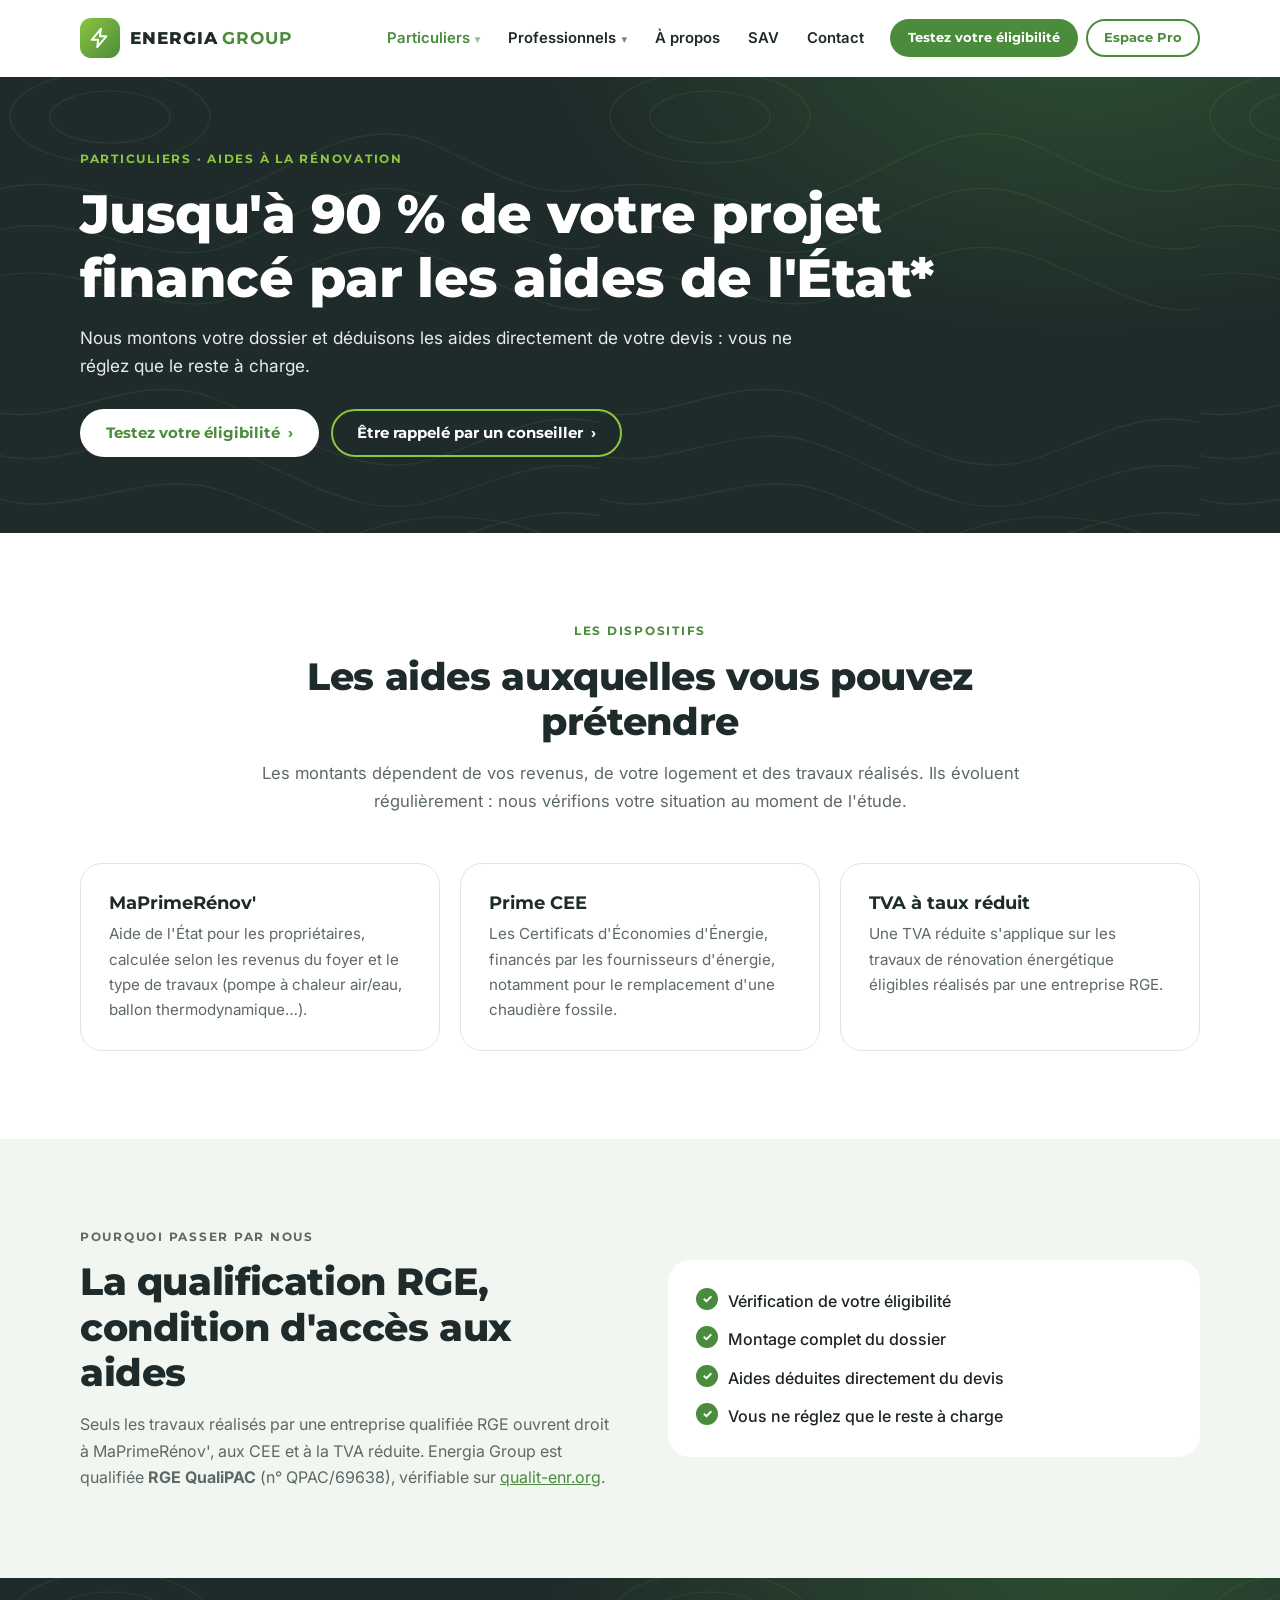
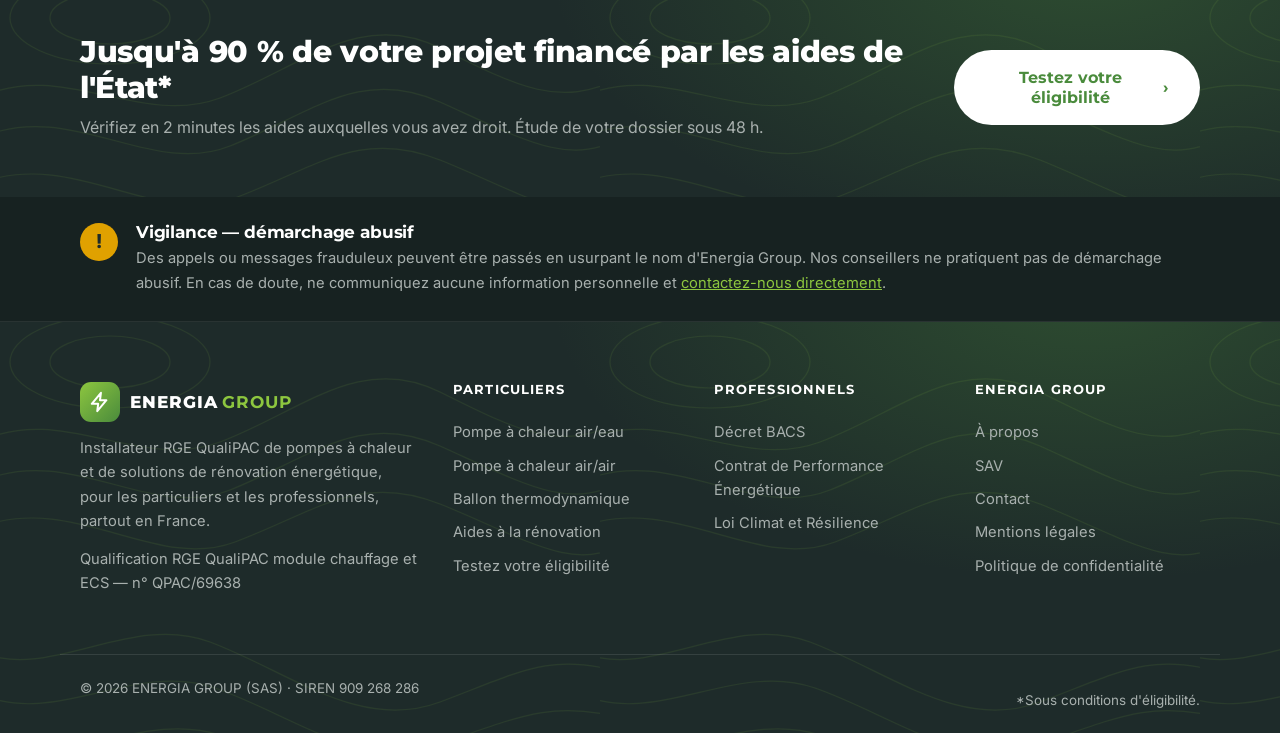
<file: particuliers/aides-renovation/index.html>
<!DOCTYPE html>
<html lang="fr">
<head>
  <meta charset="UTF-8">
  <meta name="viewport" content="width=device-width, initial-scale=1">
  <title>Aides rénovation énergétique : MaPrimeRénov', CEE, TVA réduite | Energia Group</title>
  <meta name="description" content="MaPrimeRénov', prime CEE, TVA réduite : Energia Group, entreprise RGE QualiPAC, monte votre dossier et déduit les aides du devis.">
  <meta name="theme-color" content="#1E2B2A">
  <meta property="og:title" content="Aides rénovation énergétique : MaPrimeRénov', CEE, TVA réduite | Energia Group">
  <meta property="og:description" content="MaPrimeRénov', prime CEE, TVA réduite : Energia Group, entreprise RGE QualiPAC, monte votre dossier et déduit les aides du devis.">
  <meta property="og:type" content="website">
  <link rel="icon" href="../../img/favicon.svg" type="image/svg+xml">
  <link rel="preconnect" href="https://fonts.googleapis.com">
  <link rel="preconnect" href="https://fonts.gstatic.com" crossorigin>
  <link href="https://fonts.googleapis.com/css2?family=Montserrat:wght@600;700;800&family=Inter:wght@400;500;600&display=swap" rel="stylesheet">
  <link rel="stylesheet" href="../../css/styles.css">
</head>
<body>

  <a class="skip" href="#main">Aller au contenu</a>
  <header class="site-header" id="header">
    <div class="container header-inner">
      <a href="../../" class="logo" aria-label="Energia Group — Accueil">
        <span class="logo-mark"><svg viewBox="0 0 24 24" width="22" height="22" fill="none" stroke="currentColor" stroke-width="2.2" stroke-linecap="round" stroke-linejoin="round" aria-hidden="true"><path d="M13 2 3 14h7l-1 8 10-12h-7l1-8z"/></svg></span>
        <span class="logo-text">ENERGIA<strong>GROUP</strong></span>
      </a>
      <nav class="nav" id="nav" aria-label="Navigation principale">
        <div class="nav-item has-sub"><a href="../../particuliers/" class="is-current">Particuliers</a><div class="sub"><a href="../../particuliers/pompe-a-chaleur-air-eau/">Pompe à chaleur air/eau</a><a href="../../particuliers/pompe-a-chaleur-air-air/">Pompe à chaleur air/air</a><a href="../../particuliers/ballon-thermodynamique/">Ballon thermodynamique</a><a href="../../particuliers/#autres-solutions">Poêle à granulés, VMC, isolation</a><a href="../../particuliers/aides-renovation/">Aides à la rénovation</a></div></div><div class="nav-item has-sub"><a href="../../professionnels/">Professionnels</a><div class="sub"><a href="../../professionnels/#decret-bacs">Décret BACS</a><a href="../../professionnels/#cpe">Contrat de Performance Énergétique</a><a href="../../professionnels/#loi-climat">Loi Climat et Résilience</a></div></div><div class="nav-item"><a href="../../a-propos/">À propos</a></div><div class="nav-item"><a href="../../contact/#sav">SAV</a></div><div class="nav-item"><a href="../../contact/">Contact</a></div>
        <div class="nav-ctas">
          <a href="../../eligibilite/" class="btn btn-green btn-sm">Testez votre éligibilité</a>
          <a href="../../professionnels/" class="btn btn-outline btn-sm">Espace Pro</a>
        </div>
      </nav>
      <button class="nav-toggle" id="navToggle" aria-label="Ouvrir le menu" aria-expanded="false" aria-controls="nav">
        <span></span><span></span><span></span>
      </button>
    </div>
  </header>
  <main id="main">
    <section class="page-hero dark topo">
      <div class="container">
        <p class="eyebrow">Particuliers · Aides à la rénovation</p>
        <h1>Jusqu'à 90 % de votre projet financé par les aides de l'État*</h1>
        <p class="lead">Nous montons votre dossier et déduisons les aides directement de votre devis : vous ne réglez que le reste à charge.</p>
        <div class="hero-actions">
          <a href="../../eligibilite/" class="btn btn-white">Testez votre éligibilité <span aria-hidden="true">›</span></a>
          <a href="../../contact/" class="btn btn-outline-light">Être rappelé par un conseiller <span aria-hidden="true">›</span></a>
        </div>
      </div>
    </section>
    <section class="section">
      <div class="container">
        <div class="section-head"><p class="eyebrow">Les dispositifs</p><h2>Les aides auxquelles vous pouvez prétendre</h2>
        <p class="section-sub">Les montants dépendent de vos revenus, de votre logement et des travaux réalisés. Ils évoluent régulièrement :
        nous vérifions votre situation au moment de l'étude.</p></div>
        <div class="grid-3">
          <article class="card"><h3>MaPrimeRénov'</h3><p>Aide de l'État pour les propriétaires, calculée selon les revenus du foyer et le type de travaux (pompe à chaleur air/eau, ballon thermodynamique…).</p></article>
          <article class="card"><h3>Prime CEE</h3><p>Les Certificats d'Économies d'Énergie, financés par les fournisseurs d'énergie, notamment pour le remplacement d'une chaudière fossile.</p></article>
          <article class="card"><h3>TVA à taux réduit</h3><p>Une TVA réduite s'applique sur les travaux de rénovation énergétique éligibles réalisés par une entreprise RGE.</p></article>
        </div>
      </div>
    </section>
    <section class="section section-alt">
      <div class="container split">
        <div>
          <p class="eyebrow">Pourquoi passer par nous</p>
          <h2>La qualification RGE, condition d'accès aux aides</h2>
          <p>Seuls les travaux réalisés par une entreprise qualifiée RGE ouvrent droit à MaPrimeRénov', aux CEE et à la
          TVA réduite. Energia Group est qualifiée <strong>RGE QualiPAC</strong> (n° QPAC/69638), vérifiable sur
          <a href="https://www.qualit-enr.org/annuaire/" target="_blank" rel="noopener">qualit-enr.org</a>.</p>
        </div>
        <ul class="checklist">
          <li>Vérification de votre éligibilité</li>
          <li>Montage complet du dossier</li>
          <li>Aides déduites directement du devis</li>
          <li>Vous ne réglez que le reste à charge</li>
        </ul>
      </div>
    </section>
    <section class="cta-band dark topo">
      <div class="container cta-band-inner">
        <div>
          <h2>Jusqu'à 90 % de votre projet financé par les aides de l'État*</h2>
          <p>Vérifiez en 2 minutes les aides auxquelles vous avez droit. Étude de votre dossier sous 48 h.</p>
        </div>
        <a href="../../eligibilite/" class="btn btn-white btn-lg">Testez votre éligibilité <span aria-hidden="true">›</span></a>
      </div>
    </section>
  </main>

  <section class="vigilance dark">
    <div class="container vigilance-inner">
      <div class="vigilance-icon" aria-hidden="true">!</div>
      <div>
        <h2 class="h4">Vigilance — démarchage abusif</h2>
        <p>Des appels ou messages frauduleux peuvent être passés en usurpant le nom d'Energia Group.
        Nos conseillers ne pratiquent pas de démarchage abusif. En cas de doute, ne communiquez aucune
        information personnelle et <a href="../../contact/">contactez-nous directement</a>.</p>
      </div>
    </div>
  </section>
  <footer class="site-footer dark topo">
    <div class="container footer-inner">
      <div class="footer-brand">
        <a href="../../" class="logo logo-light"><span class="logo-mark"><svg viewBox="0 0 24 24" width="22" height="22" fill="none" stroke="currentColor" stroke-width="2.2" stroke-linecap="round" stroke-linejoin="round" aria-hidden="true"><path d="M13 2 3 14h7l-1 8 10-12h-7l1-8z"/></svg></span>
          <span class="logo-text">ENERGIA<strong>GROUP</strong></span></a>
        <p>Installateur RGE QualiPAC de pompes à chaleur et de solutions de rénovation énergétique,
        pour les particuliers et les professionnels, partout en France.</p>
        <p class="small">Qualification RGE QualiPAC module chauffage et ECS — n° QPAC/69638</p>
        <div class="socials" data-socials></div>
      </div>
      <nav class="footer-col" aria-label="Particuliers">
        <h3 class="h5">Particuliers</h3>
        <a href="../../particuliers/pompe-a-chaleur-air-eau/">Pompe à chaleur air/eau</a>
        <a href="../../particuliers/pompe-a-chaleur-air-air/">Pompe à chaleur air/air</a>
        <a href="../../particuliers/ballon-thermodynamique/">Ballon thermodynamique</a>
        <a href="../../particuliers/aides-renovation/">Aides à la rénovation</a>
        <a href="../../eligibilite/">Testez votre éligibilité</a>
      </nav>
      <nav class="footer-col" aria-label="Professionnels">
        <h3 class="h5">Professionnels</h3>
        <a href="../../professionnels/#decret-bacs">Décret BACS</a>
        <a href="../../professionnels/#cpe">Contrat de Performance Énergétique</a>
        <a href="../../professionnels/#loi-climat">Loi Climat et Résilience</a>
      </nav>
      <nav class="footer-col" aria-label="Energia Group">
        <h3 class="h5">Energia Group</h3>
        <a href="../../a-propos/">À propos</a>
        <a href="../../contact/#sav">SAV</a>
        <a href="../../contact/">Contact</a>
        <a href="../../mentions-legales/">Mentions légales</a>
        <a href="../../mentions-legales/#confidentialite">Politique de confidentialité</a>
      </nav>
    </div>
    <div class="container footer-bottom">
      <p>© <span data-year></span> ENERGIA GROUP (SAS) · SIREN 909 268 286</p>
      <p>*Sous conditions d'éligibilité.</p>
    </div>
  </footer>
  <script src="../../js/config.js"></script>
  <script src="../../js/main.js"></script>
</body>
</html>
</file>
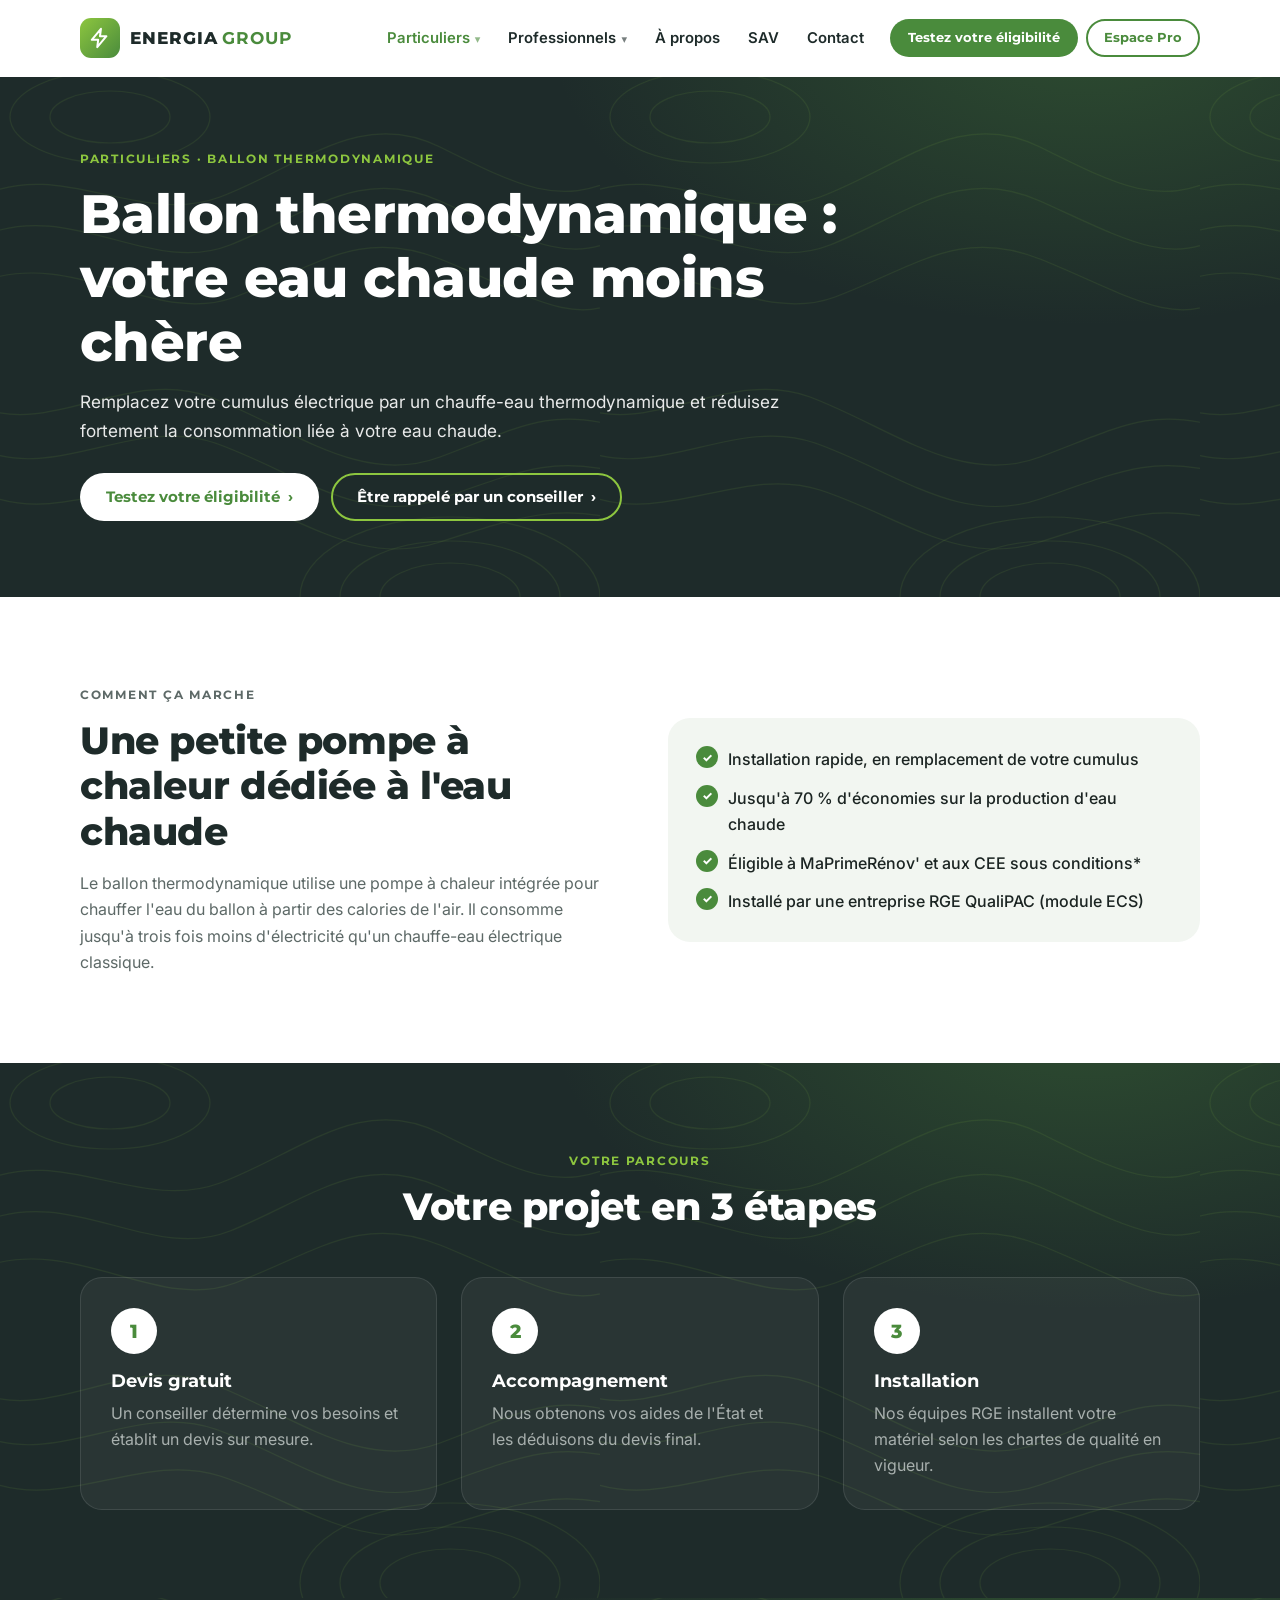
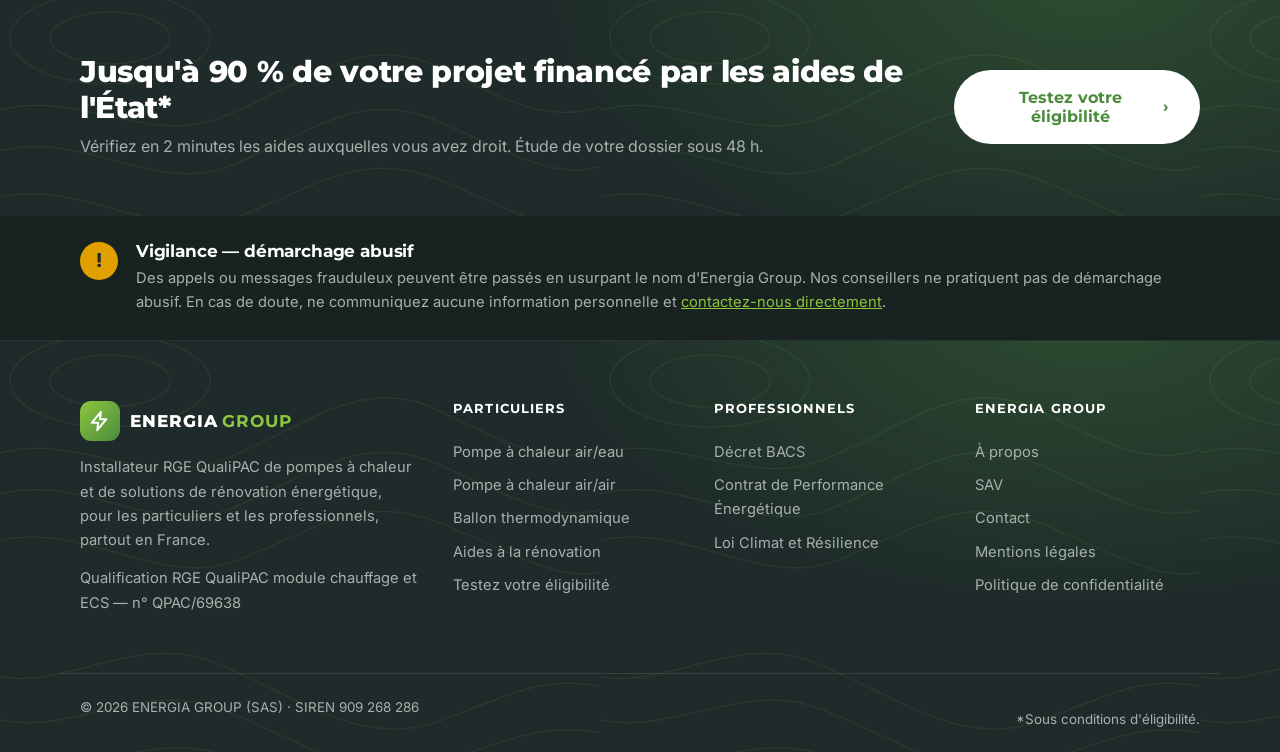
<file: particuliers/ballon-thermodynamique/index.html>
<!DOCTYPE html>
<html lang="fr">
<head>
  <meta charset="UTF-8">
  <meta name="viewport" content="width=device-width, initial-scale=1">
  <title>Ballon thermodynamique — aides de l'État* | Energia Group</title>
  <meta name="description" content="Chauffe-eau thermodynamique installé par Energia Group, RGE QualiPAC module ECS. Aides déduites du devis.">
  <meta name="theme-color" content="#1E2B2A">
  <meta property="og:title" content="Ballon thermodynamique — aides de l'État* | Energia Group">
  <meta property="og:description" content="Chauffe-eau thermodynamique installé par Energia Group, RGE QualiPAC module ECS. Aides déduites du devis.">
  <meta property="og:type" content="website">
  <link rel="icon" href="../../img/favicon.svg" type="image/svg+xml">
  <link rel="preconnect" href="https://fonts.googleapis.com">
  <link rel="preconnect" href="https://fonts.gstatic.com" crossorigin>
  <link href="https://fonts.googleapis.com/css2?family=Montserrat:wght@600;700;800&family=Inter:wght@400;500;600&display=swap" rel="stylesheet">
  <link rel="stylesheet" href="../../css/styles.css">
</head>
<body>

  <a class="skip" href="#main">Aller au contenu</a>
  <header class="site-header" id="header">
    <div class="container header-inner">
      <a href="../../" class="logo" aria-label="Energia Group — Accueil">
        <span class="logo-mark"><svg viewBox="0 0 24 24" width="22" height="22" fill="none" stroke="currentColor" stroke-width="2.2" stroke-linecap="round" stroke-linejoin="round" aria-hidden="true"><path d="M13 2 3 14h7l-1 8 10-12h-7l1-8z"/></svg></span>
        <span class="logo-text">ENERGIA<strong>GROUP</strong></span>
      </a>
      <nav class="nav" id="nav" aria-label="Navigation principale">
        <div class="nav-item has-sub"><a href="../../particuliers/" class="is-current">Particuliers</a><div class="sub"><a href="../../particuliers/pompe-a-chaleur-air-eau/">Pompe à chaleur air/eau</a><a href="../../particuliers/pompe-a-chaleur-air-air/">Pompe à chaleur air/air</a><a href="../../particuliers/ballon-thermodynamique/">Ballon thermodynamique</a><a href="../../particuliers/#autres-solutions">Poêle à granulés, VMC, isolation</a><a href="../../particuliers/aides-renovation/">Aides à la rénovation</a></div></div><div class="nav-item has-sub"><a href="../../professionnels/">Professionnels</a><div class="sub"><a href="../../professionnels/#decret-bacs">Décret BACS</a><a href="../../professionnels/#cpe">Contrat de Performance Énergétique</a><a href="../../professionnels/#loi-climat">Loi Climat et Résilience</a></div></div><div class="nav-item"><a href="../../a-propos/">À propos</a></div><div class="nav-item"><a href="../../contact/#sav">SAV</a></div><div class="nav-item"><a href="../../contact/">Contact</a></div>
        <div class="nav-ctas">
          <a href="../../eligibilite/" class="btn btn-green btn-sm">Testez votre éligibilité</a>
          <a href="../../professionnels/" class="btn btn-outline btn-sm">Espace Pro</a>
        </div>
      </nav>
      <button class="nav-toggle" id="navToggle" aria-label="Ouvrir le menu" aria-expanded="false" aria-controls="nav">
        <span></span><span></span><span></span>
      </button>
    </div>
  </header>
  <main id="main">
    <section class="page-hero dark topo">
      <div class="container">
        <p class="eyebrow">Particuliers · Ballon thermodynamique</p>
        <h1>Ballon thermodynamique : votre eau chaude moins chère</h1>
        <p class="lead">Remplacez votre cumulus électrique par un chauffe-eau thermodynamique et réduisez fortement la consommation liée à votre eau chaude.</p>
        <div class="hero-actions">
          <a href="../../eligibilite/" class="btn btn-white">Testez votre éligibilité <span aria-hidden="true">›</span></a>
          <a href="../../contact/" class="btn btn-outline-light">Être rappelé par un conseiller <span aria-hidden="true">›</span></a>
        </div>
      </div>
    </section>
    <section class="section">
      <div class="container split">
        <div>
          <p class="eyebrow">Comment ça marche</p>
          <h2>Une petite pompe à chaleur dédiée à l'eau chaude</h2>
          <p>Le ballon thermodynamique utilise une pompe à chaleur intégrée pour chauffer l'eau du ballon à partir
          des calories de l'air. Il consomme jusqu'à trois fois moins d'électricité qu'un chauffe-eau électrique classique.</p>
        </div>
        <ul class="checklist">
          <li>Installation rapide, en remplacement de votre cumulus</li>
          <li>Jusqu'à 70 % d'économies sur la production d'eau chaude</li>
          <li>Éligible à MaPrimeRénov' et aux CEE sous conditions*</li>
          <li>Installé par une entreprise RGE QualiPAC (module ECS)</li>
        </ul>
      </div>
    </section>
    <section class="section dark topo">
      <div class="container">
        <div class="section-head">
          <p class="eyebrow">Votre parcours</p>
          <h2>Votre projet en 3 étapes</h2>
        </div>
        <ol class="steps">
          <li><span class="step-num">1</span><h3>Devis gratuit</h3>
            <p>Un conseiller détermine vos besoins et établit un devis sur mesure.</p></li>
          <li><span class="step-num">2</span><h3>Accompagnement</h3>
            <p>Nous obtenons vos aides de l'État et les déduisons du devis final.</p></li>
          <li><span class="step-num">3</span><h3>Installation</h3>
            <p>Nos équipes RGE installent votre matériel selon les chartes de qualité en vigueur.</p></li>
        </ol>
      </div>
    </section>
    <section class="cta-band dark topo">
      <div class="container cta-band-inner">
        <div>
          <h2>Jusqu'à 90 % de votre projet financé par les aides de l'État*</h2>
          <p>Vérifiez en 2 minutes les aides auxquelles vous avez droit. Étude de votre dossier sous 48 h.</p>
        </div>
        <a href="../../eligibilite/" class="btn btn-white btn-lg">Testez votre éligibilité <span aria-hidden="true">›</span></a>
      </div>
    </section>
  </main>

  <section class="vigilance dark">
    <div class="container vigilance-inner">
      <div class="vigilance-icon" aria-hidden="true">!</div>
      <div>
        <h2 class="h4">Vigilance — démarchage abusif</h2>
        <p>Des appels ou messages frauduleux peuvent être passés en usurpant le nom d'Energia Group.
        Nos conseillers ne pratiquent pas de démarchage abusif. En cas de doute, ne communiquez aucune
        information personnelle et <a href="../../contact/">contactez-nous directement</a>.</p>
      </div>
    </div>
  </section>
  <footer class="site-footer dark topo">
    <div class="container footer-inner">
      <div class="footer-brand">
        <a href="../../" class="logo logo-light"><span class="logo-mark"><svg viewBox="0 0 24 24" width="22" height="22" fill="none" stroke="currentColor" stroke-width="2.2" stroke-linecap="round" stroke-linejoin="round" aria-hidden="true"><path d="M13 2 3 14h7l-1 8 10-12h-7l1-8z"/></svg></span>
          <span class="logo-text">ENERGIA<strong>GROUP</strong></span></a>
        <p>Installateur RGE QualiPAC de pompes à chaleur et de solutions de rénovation énergétique,
        pour les particuliers et les professionnels, partout en France.</p>
        <p class="small">Qualification RGE QualiPAC module chauffage et ECS — n° QPAC/69638</p>
        <div class="socials" data-socials></div>
      </div>
      <nav class="footer-col" aria-label="Particuliers">
        <h3 class="h5">Particuliers</h3>
        <a href="../../particuliers/pompe-a-chaleur-air-eau/">Pompe à chaleur air/eau</a>
        <a href="../../particuliers/pompe-a-chaleur-air-air/">Pompe à chaleur air/air</a>
        <a href="../../particuliers/ballon-thermodynamique/">Ballon thermodynamique</a>
        <a href="../../particuliers/aides-renovation/">Aides à la rénovation</a>
        <a href="../../eligibilite/">Testez votre éligibilité</a>
      </nav>
      <nav class="footer-col" aria-label="Professionnels">
        <h3 class="h5">Professionnels</h3>
        <a href="../../professionnels/#decret-bacs">Décret BACS</a>
        <a href="../../professionnels/#cpe">Contrat de Performance Énergétique</a>
        <a href="../../professionnels/#loi-climat">Loi Climat et Résilience</a>
      </nav>
      <nav class="footer-col" aria-label="Energia Group">
        <h3 class="h5">Energia Group</h3>
        <a href="../../a-propos/">À propos</a>
        <a href="../../contact/#sav">SAV</a>
        <a href="../../contact/">Contact</a>
        <a href="../../mentions-legales/">Mentions légales</a>
        <a href="../../mentions-legales/#confidentialite">Politique de confidentialité</a>
      </nav>
    </div>
    <div class="container footer-bottom">
      <p>© <span data-year></span> ENERGIA GROUP (SAS) · SIREN 909 268 286</p>
      <p>*Sous conditions d'éligibilité.</p>
    </div>
  </footer>
  <script src="../../js/config.js"></script>
  <script src="../../js/main.js"></script>
</body>
</html>
</file>
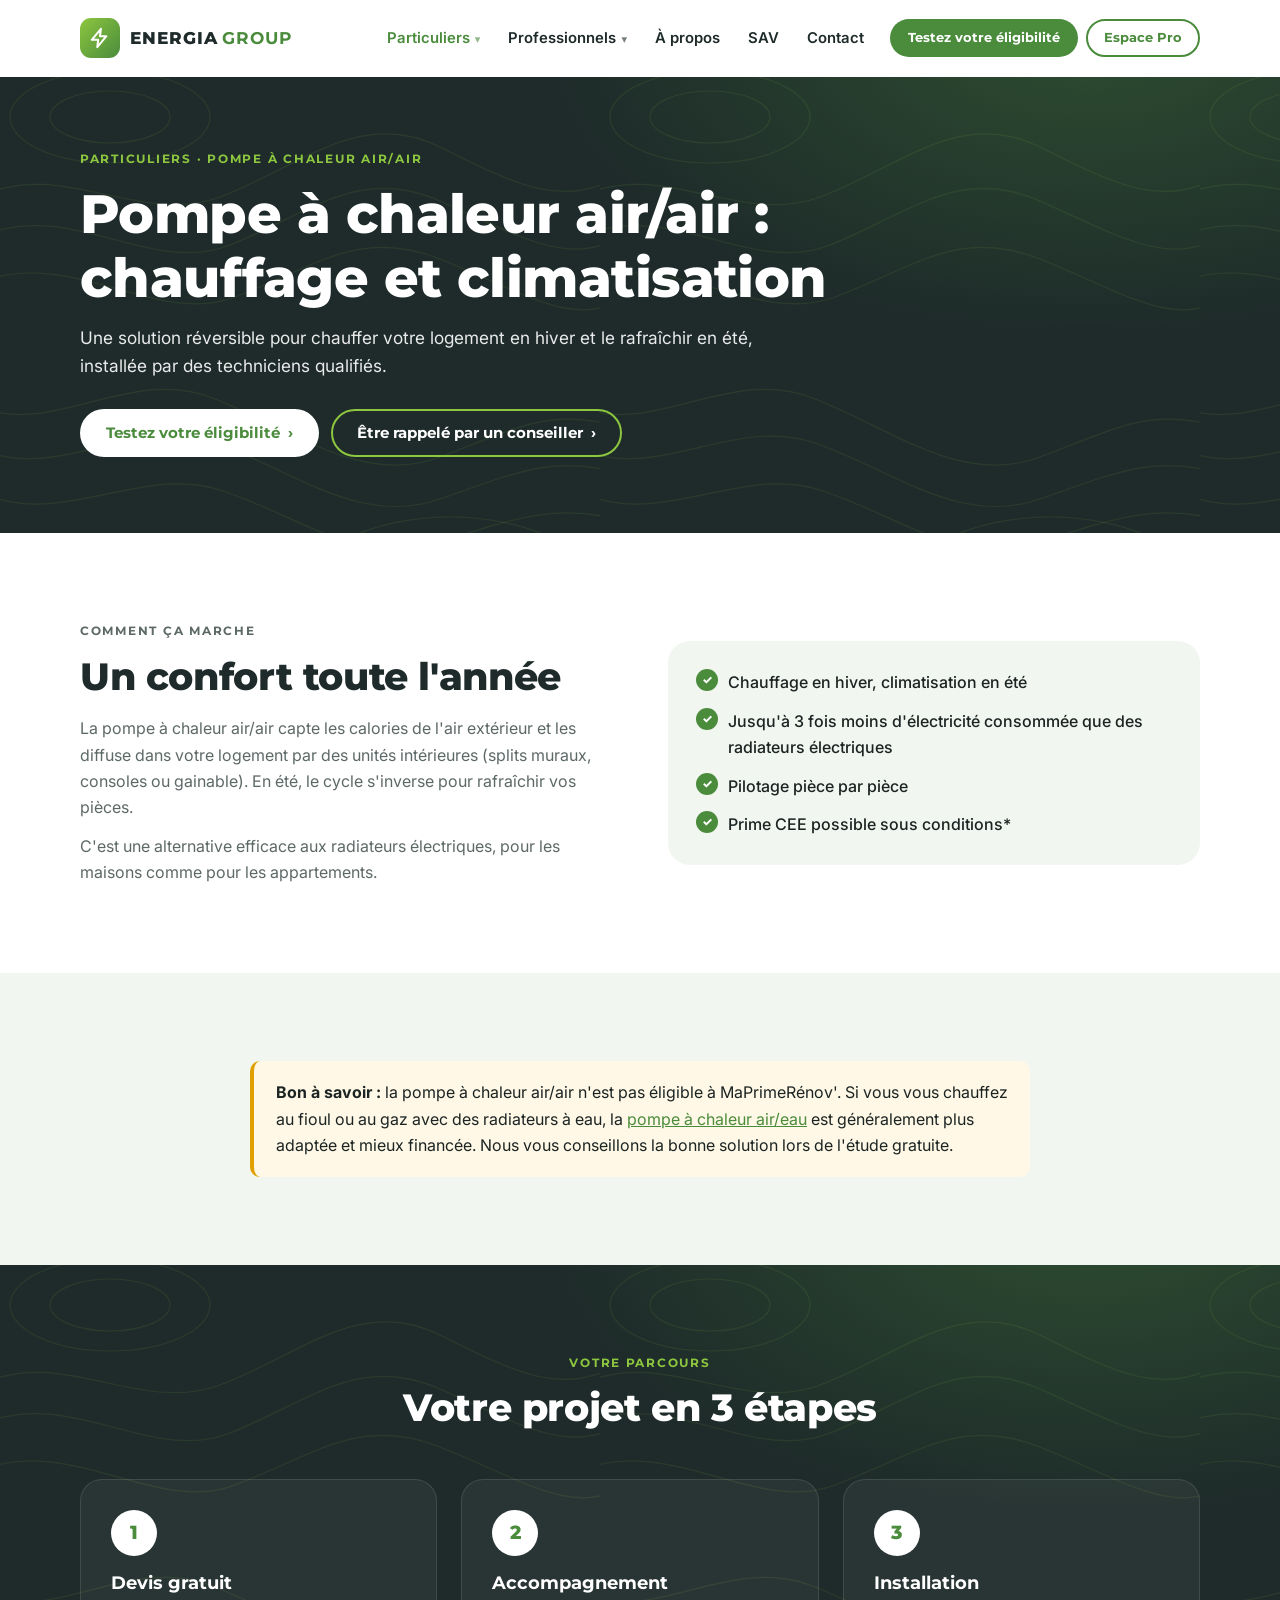
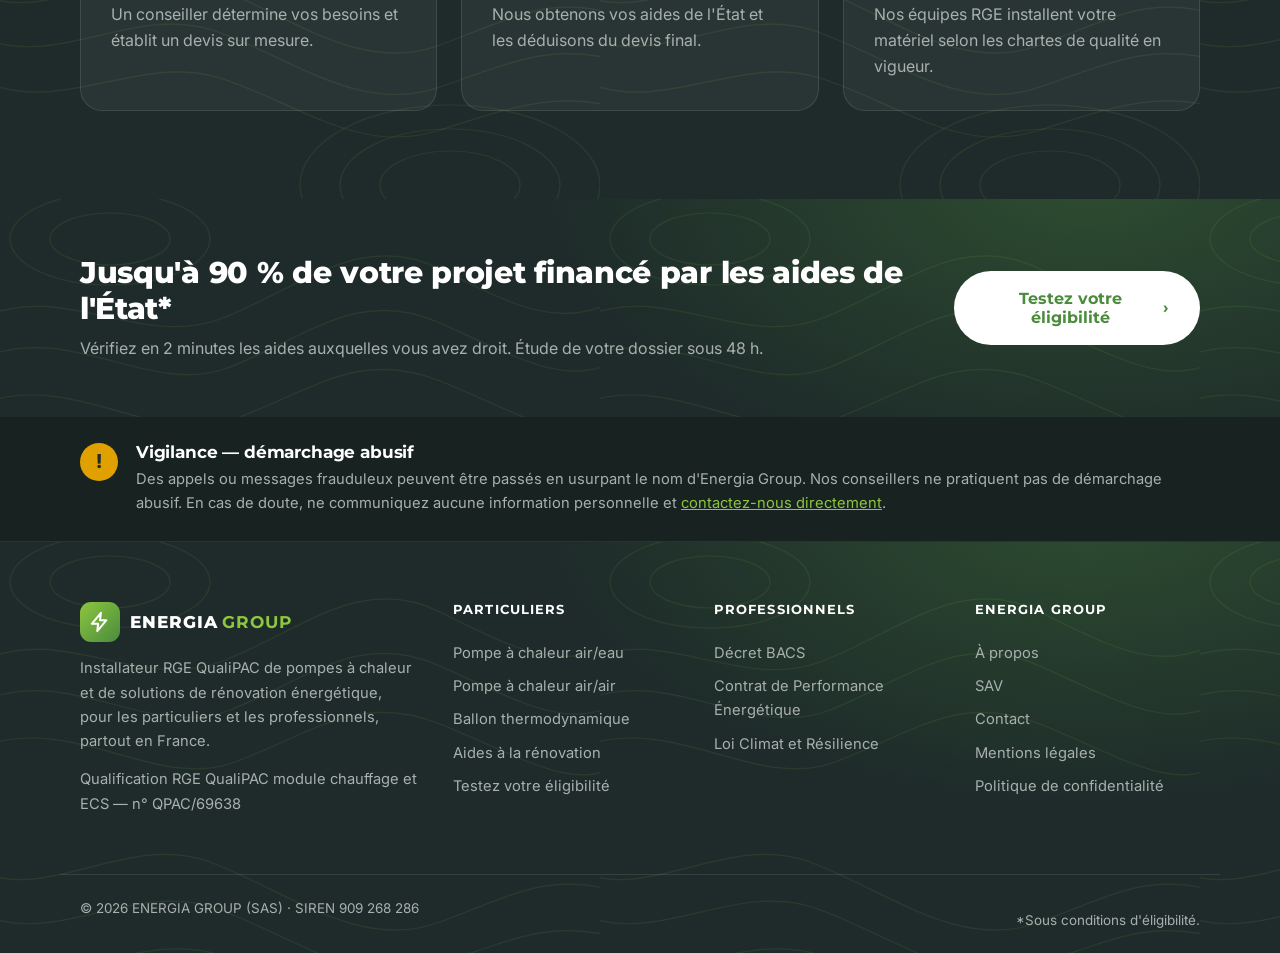
<file: particuliers/pompe-a-chaleur-air-air/index.html>
<!DOCTYPE html>
<html lang="fr">
<head>
  <meta charset="UTF-8">
  <meta name="viewport" content="width=device-width, initial-scale=1">
  <title>Pompe à chaleur air/air réversible | Energia Group</title>
  <meta name="description" content="Pompe à chaleur air/air : chauffage et climatisation réversible installés par Energia Group. Étude gratuite sous 48 h.">
  <meta name="theme-color" content="#1E2B2A">
  <meta property="og:title" content="Pompe à chaleur air/air réversible | Energia Group">
  <meta property="og:description" content="Pompe à chaleur air/air : chauffage et climatisation réversible installés par Energia Group. Étude gratuite sous 48 h.">
  <meta property="og:type" content="website">
  <link rel="icon" href="../../img/favicon.svg" type="image/svg+xml">
  <link rel="preconnect" href="https://fonts.googleapis.com">
  <link rel="preconnect" href="https://fonts.gstatic.com" crossorigin>
  <link href="https://fonts.googleapis.com/css2?family=Montserrat:wght@600;700;800&family=Inter:wght@400;500;600&display=swap" rel="stylesheet">
  <link rel="stylesheet" href="../../css/styles.css">
</head>
<body>

  <a class="skip" href="#main">Aller au contenu</a>
  <header class="site-header" id="header">
    <div class="container header-inner">
      <a href="../../" class="logo" aria-label="Energia Group — Accueil">
        <span class="logo-mark"><svg viewBox="0 0 24 24" width="22" height="22" fill="none" stroke="currentColor" stroke-width="2.2" stroke-linecap="round" stroke-linejoin="round" aria-hidden="true"><path d="M13 2 3 14h7l-1 8 10-12h-7l1-8z"/></svg></span>
        <span class="logo-text">ENERGIA<strong>GROUP</strong></span>
      </a>
      <nav class="nav" id="nav" aria-label="Navigation principale">
        <div class="nav-item has-sub"><a href="../../particuliers/" class="is-current">Particuliers</a><div class="sub"><a href="../../particuliers/pompe-a-chaleur-air-eau/">Pompe à chaleur air/eau</a><a href="../../particuliers/pompe-a-chaleur-air-air/">Pompe à chaleur air/air</a><a href="../../particuliers/ballon-thermodynamique/">Ballon thermodynamique</a><a href="../../particuliers/#autres-solutions">Poêle à granulés, VMC, isolation</a><a href="../../particuliers/aides-renovation/">Aides à la rénovation</a></div></div><div class="nav-item has-sub"><a href="../../professionnels/">Professionnels</a><div class="sub"><a href="../../professionnels/#decret-bacs">Décret BACS</a><a href="../../professionnels/#cpe">Contrat de Performance Énergétique</a><a href="../../professionnels/#loi-climat">Loi Climat et Résilience</a></div></div><div class="nav-item"><a href="../../a-propos/">À propos</a></div><div class="nav-item"><a href="../../contact/#sav">SAV</a></div><div class="nav-item"><a href="../../contact/">Contact</a></div>
        <div class="nav-ctas">
          <a href="../../eligibilite/" class="btn btn-green btn-sm">Testez votre éligibilité</a>
          <a href="../../professionnels/" class="btn btn-outline btn-sm">Espace Pro</a>
        </div>
      </nav>
      <button class="nav-toggle" id="navToggle" aria-label="Ouvrir le menu" aria-expanded="false" aria-controls="nav">
        <span></span><span></span><span></span>
      </button>
    </div>
  </header>
  <main id="main">
    <section class="page-hero dark topo">
      <div class="container">
        <p class="eyebrow">Particuliers · Pompe à chaleur air/air</p>
        <h1>Pompe à chaleur air/air : chauffage et climatisation</h1>
        <p class="lead">Une solution réversible pour chauffer votre logement en hiver et le rafraîchir en été, installée par des techniciens qualifiés.</p>
        <div class="hero-actions">
          <a href="../../eligibilite/" class="btn btn-white">Testez votre éligibilité <span aria-hidden="true">›</span></a>
          <a href="../../contact/" class="btn btn-outline-light">Être rappelé par un conseiller <span aria-hidden="true">›</span></a>
        </div>
      </div>
    </section>
    <section class="section">
      <div class="container split">
        <div>
          <p class="eyebrow">Comment ça marche</p>
          <h2>Un confort toute l'année</h2>
          <p>La pompe à chaleur air/air capte les calories de l'air extérieur et les diffuse dans votre logement
          par des unités intérieures (splits muraux, consoles ou gainable). En été, le cycle s'inverse pour
          rafraîchir vos pièces.</p>
          <p>C'est une alternative efficace aux radiateurs électriques, pour les maisons comme pour les appartements.</p>
        </div>
        <ul class="checklist">
          <li>Chauffage en hiver, climatisation en été</li>
          <li>Jusqu'à 3 fois moins d'électricité consommée que des radiateurs électriques</li>
          <li>Pilotage pièce par pièce</li>
          <li>Prime CEE possible sous conditions*</li>
        </ul>
      </div>
    </section>
    <section class="section section-alt">
      <div class="container narrow">
        <div class="notice"><strong>Bon à savoir&nbsp;:</strong> la pompe à chaleur air/air n'est pas éligible à MaPrimeRénov'.
        Si vous vous chauffez au fioul ou au gaz avec des radiateurs à eau, la <a href="../../particuliers/pompe-a-chaleur-air-eau/">pompe à chaleur air/eau</a>
        est généralement plus adaptée et mieux financée. Nous vous conseillons la bonne solution lors de l'étude gratuite.</div>
      </div>
    </section>
    <section class="section dark topo">
      <div class="container">
        <div class="section-head">
          <p class="eyebrow">Votre parcours</p>
          <h2>Votre projet en 3 étapes</h2>
        </div>
        <ol class="steps">
          <li><span class="step-num">1</span><h3>Devis gratuit</h3>
            <p>Un conseiller détermine vos besoins et établit un devis sur mesure.</p></li>
          <li><span class="step-num">2</span><h3>Accompagnement</h3>
            <p>Nous obtenons vos aides de l'État et les déduisons du devis final.</p></li>
          <li><span class="step-num">3</span><h3>Installation</h3>
            <p>Nos équipes RGE installent votre matériel selon les chartes de qualité en vigueur.</p></li>
        </ol>
      </div>
    </section>
    <section class="cta-band dark topo">
      <div class="container cta-band-inner">
        <div>
          <h2>Jusqu'à 90 % de votre projet financé par les aides de l'État*</h2>
          <p>Vérifiez en 2 minutes les aides auxquelles vous avez droit. Étude de votre dossier sous 48 h.</p>
        </div>
        <a href="../../eligibilite/" class="btn btn-white btn-lg">Testez votre éligibilité <span aria-hidden="true">›</span></a>
      </div>
    </section>
  </main>

  <section class="vigilance dark">
    <div class="container vigilance-inner">
      <div class="vigilance-icon" aria-hidden="true">!</div>
      <div>
        <h2 class="h4">Vigilance — démarchage abusif</h2>
        <p>Des appels ou messages frauduleux peuvent être passés en usurpant le nom d'Energia Group.
        Nos conseillers ne pratiquent pas de démarchage abusif. En cas de doute, ne communiquez aucune
        information personnelle et <a href="../../contact/">contactez-nous directement</a>.</p>
      </div>
    </div>
  </section>
  <footer class="site-footer dark topo">
    <div class="container footer-inner">
      <div class="footer-brand">
        <a href="../../" class="logo logo-light"><span class="logo-mark"><svg viewBox="0 0 24 24" width="22" height="22" fill="none" stroke="currentColor" stroke-width="2.2" stroke-linecap="round" stroke-linejoin="round" aria-hidden="true"><path d="M13 2 3 14h7l-1 8 10-12h-7l1-8z"/></svg></span>
          <span class="logo-text">ENERGIA<strong>GROUP</strong></span></a>
        <p>Installateur RGE QualiPAC de pompes à chaleur et de solutions de rénovation énergétique,
        pour les particuliers et les professionnels, partout en France.</p>
        <p class="small">Qualification RGE QualiPAC module chauffage et ECS — n° QPAC/69638</p>
        <div class="socials" data-socials></div>
      </div>
      <nav class="footer-col" aria-label="Particuliers">
        <h3 class="h5">Particuliers</h3>
        <a href="../../particuliers/pompe-a-chaleur-air-eau/">Pompe à chaleur air/eau</a>
        <a href="../../particuliers/pompe-a-chaleur-air-air/">Pompe à chaleur air/air</a>
        <a href="../../particuliers/ballon-thermodynamique/">Ballon thermodynamique</a>
        <a href="../../particuliers/aides-renovation/">Aides à la rénovation</a>
        <a href="../../eligibilite/">Testez votre éligibilité</a>
      </nav>
      <nav class="footer-col" aria-label="Professionnels">
        <h3 class="h5">Professionnels</h3>
        <a href="../../professionnels/#decret-bacs">Décret BACS</a>
        <a href="../../professionnels/#cpe">Contrat de Performance Énergétique</a>
        <a href="../../professionnels/#loi-climat">Loi Climat et Résilience</a>
      </nav>
      <nav class="footer-col" aria-label="Energia Group">
        <h3 class="h5">Energia Group</h3>
        <a href="../../a-propos/">À propos</a>
        <a href="../../contact/#sav">SAV</a>
        <a href="../../contact/">Contact</a>
        <a href="../../mentions-legales/">Mentions légales</a>
        <a href="../../mentions-legales/#confidentialite">Politique de confidentialité</a>
      </nav>
    </div>
    <div class="container footer-bottom">
      <p>© <span data-year></span> ENERGIA GROUP (SAS) · SIREN 909 268 286</p>
      <p>*Sous conditions d'éligibilité.</p>
    </div>
  </footer>
  <script src="../../js/config.js"></script>
  <script src="../../js/main.js"></script>
</body>
</html>
</file>
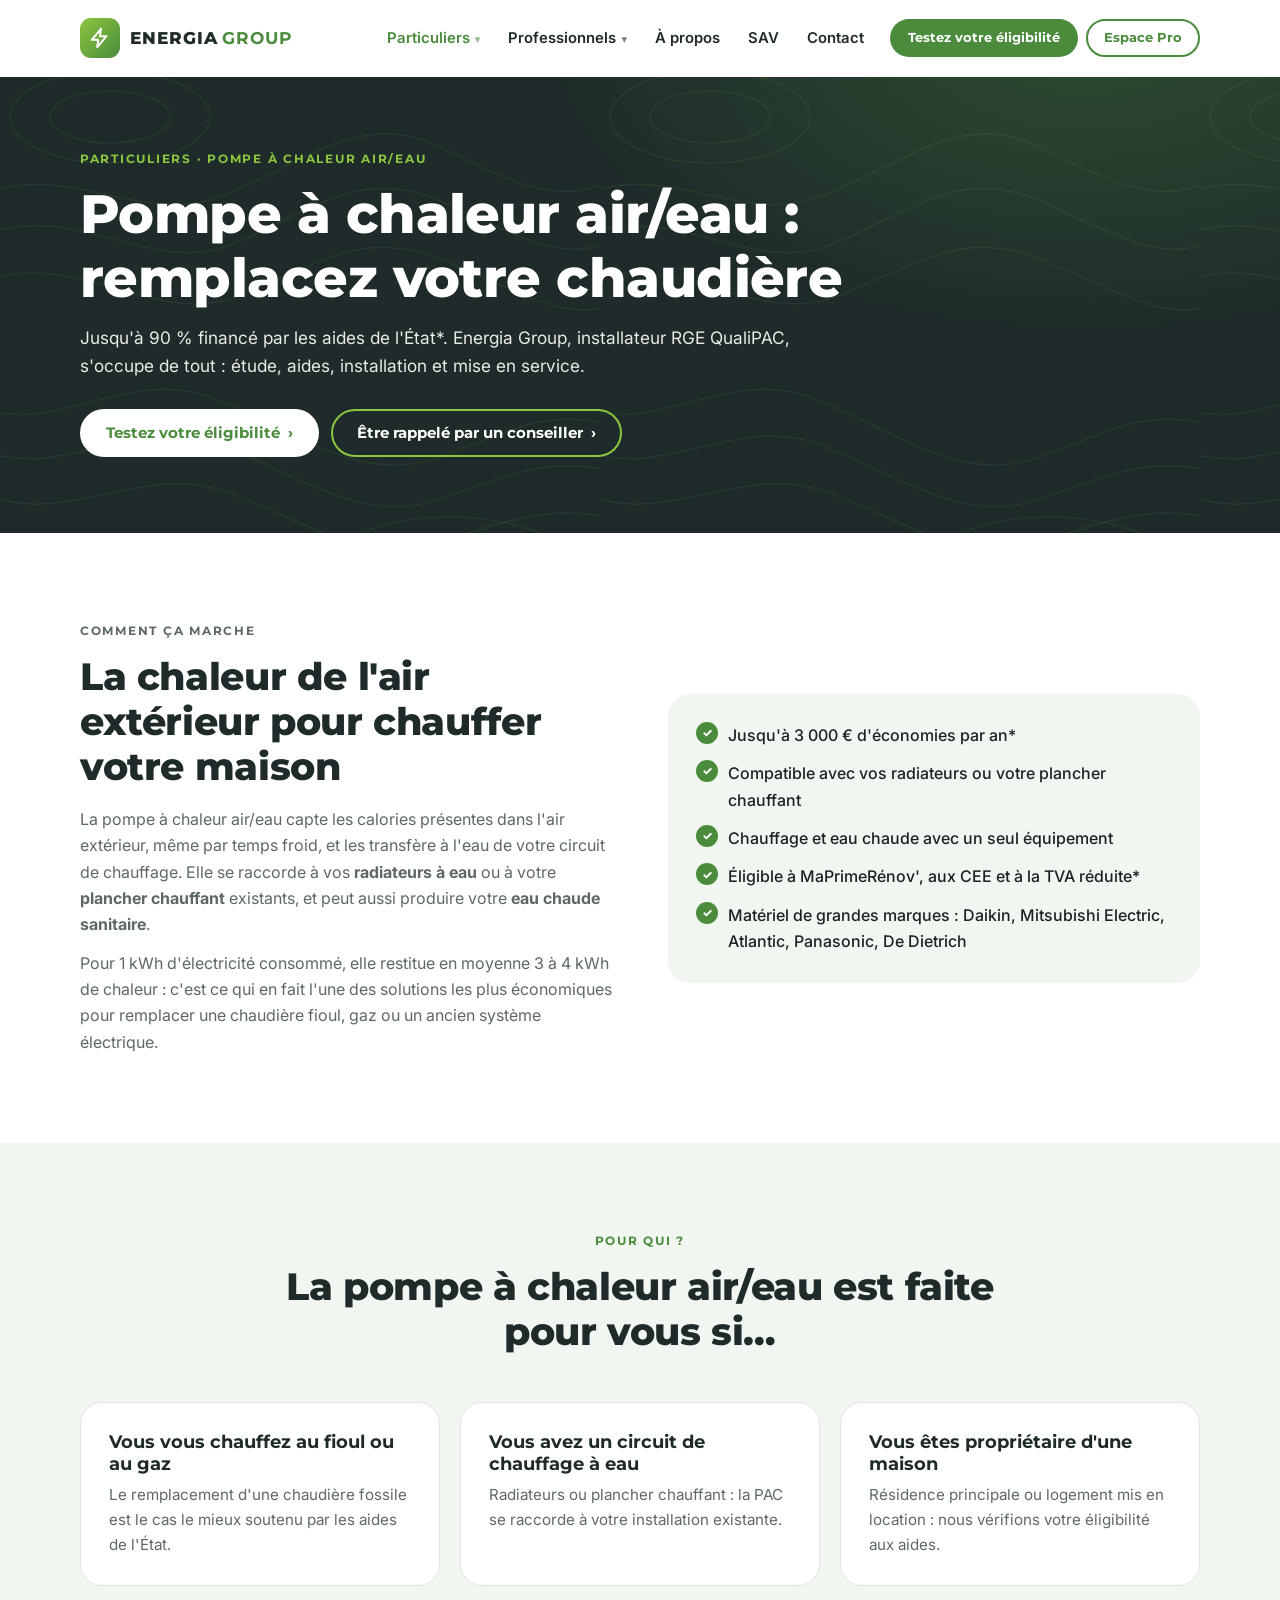
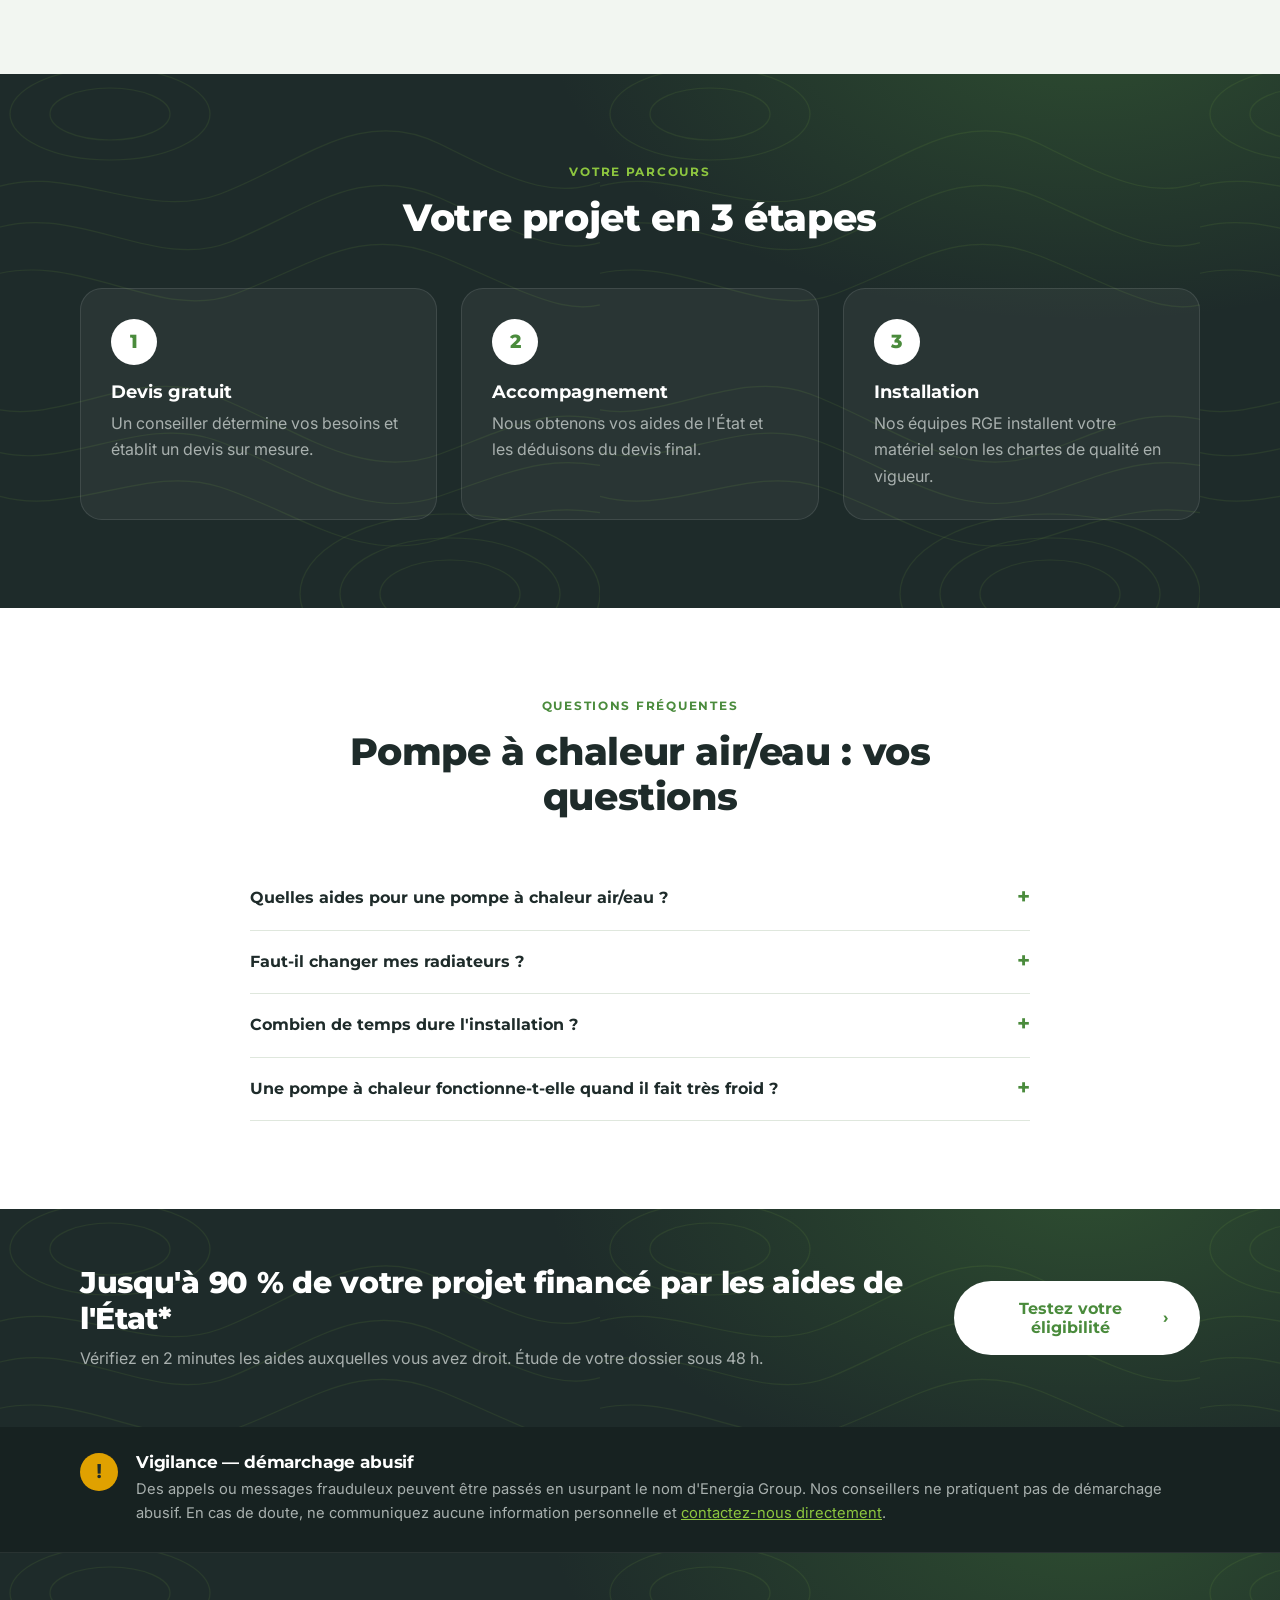
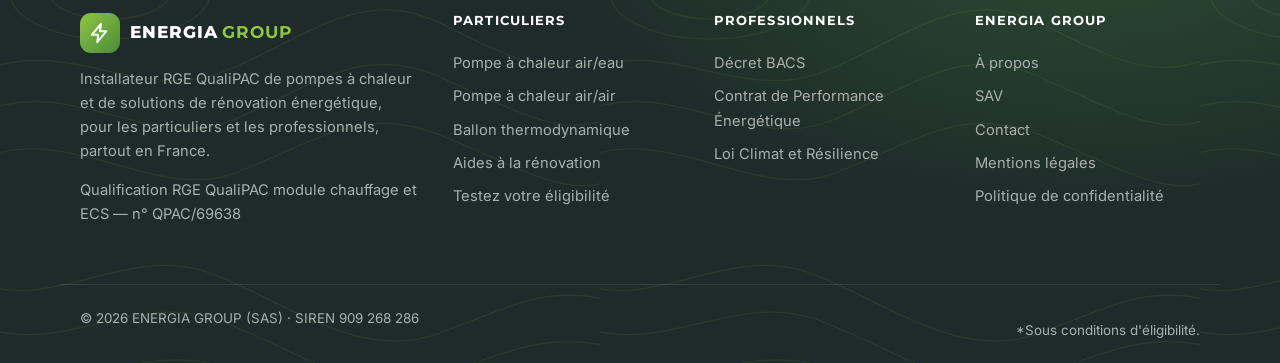
<file: particuliers/pompe-a-chaleur-air-eau/index.html>
<!DOCTYPE html>
<html lang="fr">
<head>
  <meta charset="UTF-8">
  <meta name="viewport" content="width=device-width, initial-scale=1">
  <title>Pompe à chaleur air/eau — jusqu'à 90 % financée* | Energia Group RGE QualiPAC</title>
  <meta name="description" content="Remplacez votre chaudière fioul ou gaz par une pompe à chaleur air/eau. Installateur RGE QualiPAC, aides déduites du devis, étude sous 48 h.">
  <meta name="theme-color" content="#1E2B2A">
  <meta property="og:title" content="Pompe à chaleur air/eau — jusqu'à 90 % financée* | Energia Group RGE QualiPAC">
  <meta property="og:description" content="Remplacez votre chaudière fioul ou gaz par une pompe à chaleur air/eau. Installateur RGE QualiPAC, aides déduites du devis, étude sous 48 h.">
  <meta property="og:type" content="website">
  <link rel="icon" href="../../img/favicon.svg" type="image/svg+xml">
  <link rel="preconnect" href="https://fonts.googleapis.com">
  <link rel="preconnect" href="https://fonts.gstatic.com" crossorigin>
  <link href="https://fonts.googleapis.com/css2?family=Montserrat:wght@600;700;800&family=Inter:wght@400;500;600&display=swap" rel="stylesheet">
  <link rel="stylesheet" href="../../css/styles.css">
</head>
<body>

  <a class="skip" href="#main">Aller au contenu</a>
  <header class="site-header" id="header">
    <div class="container header-inner">
      <a href="../../" class="logo" aria-label="Energia Group — Accueil">
        <span class="logo-mark"><svg viewBox="0 0 24 24" width="22" height="22" fill="none" stroke="currentColor" stroke-width="2.2" stroke-linecap="round" stroke-linejoin="round" aria-hidden="true"><path d="M13 2 3 14h7l-1 8 10-12h-7l1-8z"/></svg></span>
        <span class="logo-text">ENERGIA<strong>GROUP</strong></span>
      </a>
      <nav class="nav" id="nav" aria-label="Navigation principale">
        <div class="nav-item has-sub"><a href="../../particuliers/" class="is-current">Particuliers</a><div class="sub"><a href="../../particuliers/pompe-a-chaleur-air-eau/">Pompe à chaleur air/eau</a><a href="../../particuliers/pompe-a-chaleur-air-air/">Pompe à chaleur air/air</a><a href="../../particuliers/ballon-thermodynamique/">Ballon thermodynamique</a><a href="../../particuliers/#autres-solutions">Poêle à granulés, VMC, isolation</a><a href="../../particuliers/aides-renovation/">Aides à la rénovation</a></div></div><div class="nav-item has-sub"><a href="../../professionnels/">Professionnels</a><div class="sub"><a href="../../professionnels/#decret-bacs">Décret BACS</a><a href="../../professionnels/#cpe">Contrat de Performance Énergétique</a><a href="../../professionnels/#loi-climat">Loi Climat et Résilience</a></div></div><div class="nav-item"><a href="../../a-propos/">À propos</a></div><div class="nav-item"><a href="../../contact/#sav">SAV</a></div><div class="nav-item"><a href="../../contact/">Contact</a></div>
        <div class="nav-ctas">
          <a href="../../eligibilite/" class="btn btn-green btn-sm">Testez votre éligibilité</a>
          <a href="../../professionnels/" class="btn btn-outline btn-sm">Espace Pro</a>
        </div>
      </nav>
      <button class="nav-toggle" id="navToggle" aria-label="Ouvrir le menu" aria-expanded="false" aria-controls="nav">
        <span></span><span></span><span></span>
      </button>
    </div>
  </header>
  <main id="main">
    <section class="page-hero dark topo">
      <div class="container">
        <p class="eyebrow">Particuliers · Pompe à chaleur air/eau</p>
        <h1>Pompe à chaleur air/eau : remplacez votre chaudière</h1>
        <p class="lead">Jusqu'à 90 % financé par les aides de l'État*. Energia Group, installateur RGE QualiPAC, s'occupe de tout : étude, aides, installation et mise en service.</p>
        <div class="hero-actions">
          <a href="../../eligibilite/" class="btn btn-white">Testez votre éligibilité <span aria-hidden="true">›</span></a>
          <a href="../../contact/" class="btn btn-outline-light">Être rappelé par un conseiller <span aria-hidden="true">›</span></a>
        </div>
      </div>
    </section>
    <section class="section">
      <div class="container split">
        <div>
          <p class="eyebrow">Comment ça marche</p>
          <h2>La chaleur de l'air extérieur pour chauffer votre maison</h2>
          <p>La pompe à chaleur air/eau capte les calories présentes dans l'air extérieur, même par temps froid,
          et les transfère à l'eau de votre circuit de chauffage. Elle se raccorde à vos <strong>radiateurs à eau</strong>
          ou à votre <strong>plancher chauffant</strong> existants, et peut aussi produire votre <strong>eau chaude sanitaire</strong>.</p>
          <p>Pour 1 kWh d'électricité consommé, elle restitue en moyenne 3 à 4 kWh de chaleur&nbsp;: c'est ce qui en fait
          l'une des solutions les plus économiques pour remplacer une chaudière fioul, gaz ou un ancien système électrique.</p>
        </div>
        <ul class="checklist">
          <li>Jusqu'à 3&nbsp;000&nbsp;€ d'économies par an*</li>
          <li>Compatible avec vos radiateurs ou votre plancher chauffant</li>
          <li>Chauffage et eau chaude avec un seul équipement</li>
          <li>Éligible à MaPrimeRénov', aux CEE et à la TVA réduite*</li>
          <li>Matériel de grandes marques : Daikin, Mitsubishi Electric, Atlantic, Panasonic, De Dietrich</li>
        </ul>
      </div>
    </section>
    <section class="section section-alt">
      <div class="container">
        <div class="section-head"><p class="eyebrow">Pour qui&nbsp;?</p><h2>La pompe à chaleur air/eau est faite pour vous si…</h2></div>
        <div class="grid-3">
          <article class="card"><h3>Vous vous chauffez au fioul ou au gaz</h3><p>Le remplacement d'une chaudière fossile est le cas le mieux soutenu par les aides de l'État.</p></article>
          <article class="card"><h3>Vous avez un circuit de chauffage à eau</h3><p>Radiateurs ou plancher chauffant : la PAC se raccorde à votre installation existante.</p></article>
          <article class="card"><h3>Vous êtes propriétaire d'une maison</h3><p>Résidence principale ou logement mis en location : nous vérifions votre éligibilité aux aides.</p></article>
        </div>
      </div>
    </section>
    <section class="section dark topo">
      <div class="container">
        <div class="section-head">
          <p class="eyebrow">Votre parcours</p>
          <h2>Votre projet en 3 étapes</h2>
        </div>
        <ol class="steps">
          <li><span class="step-num">1</span><h3>Devis gratuit</h3>
            <p>Un conseiller détermine vos besoins et établit un devis sur mesure.</p></li>
          <li><span class="step-num">2</span><h3>Accompagnement</h3>
            <p>Nous obtenons vos aides de l'État et les déduisons du devis final.</p></li>
          <li><span class="step-num">3</span><h3>Installation</h3>
            <p>Nos équipes RGE installent votre matériel selon les chartes de qualité en vigueur.</p></li>
        </ol>
      </div>
    </section>
    <section class="section">
      <div class="container narrow">
        <div class="section-head"><p class="eyebrow">Questions fréquentes</p><h2>Pompe à chaleur air/eau : vos questions</h2></div>
        <div class="faq"><details><summary>Quelles aides pour une pompe à chaleur air/eau ?</summary><p>Selon vos revenus et votre logement : MaPrimeRénov', la prime CEE (Certificats d'Économies d'Énergie) et la TVA à taux réduit. Grâce à notre qualification RGE QualiPAC, nous montons le dossier et déduisons les aides directement de votre devis.</p></details><details><summary>Faut-il changer mes radiateurs ?</summary><p>Dans la plupart des cas, non. Nous vérifions lors de l'étude que vos émetteurs sont compatibles et dimensionnons la pompe à chaleur en conséquence.</p></details><details><summary>Combien de temps dure l'installation ?</summary><p>La pose est généralement réalisée en 1 à 2 jours, mise en service comprise. Nous vous accompagnons ensuite pour l'entretien.</p></details><details><summary>Une pompe à chaleur fonctionne-t-elle quand il fait très froid ?</summary><p>Oui. Les modèles actuels continuent de produire de la chaleur à des températures extérieures négatives ; le dimensionnement réalisé lors de l'étude tient compte du climat de votre région.</p></details></div>
      </div>
    </section>
    <section class="cta-band dark topo">
      <div class="container cta-band-inner">
        <div>
          <h2>Jusqu'à 90 % de votre projet financé par les aides de l'État*</h2>
          <p>Vérifiez en 2 minutes les aides auxquelles vous avez droit. Étude de votre dossier sous 48 h.</p>
        </div>
        <a href="../../eligibilite/" class="btn btn-white btn-lg">Testez votre éligibilité <span aria-hidden="true">›</span></a>
      </div>
    </section>
  </main>

  <section class="vigilance dark">
    <div class="container vigilance-inner">
      <div class="vigilance-icon" aria-hidden="true">!</div>
      <div>
        <h2 class="h4">Vigilance — démarchage abusif</h2>
        <p>Des appels ou messages frauduleux peuvent être passés en usurpant le nom d'Energia Group.
        Nos conseillers ne pratiquent pas de démarchage abusif. En cas de doute, ne communiquez aucune
        information personnelle et <a href="../../contact/">contactez-nous directement</a>.</p>
      </div>
    </div>
  </section>
  <footer class="site-footer dark topo">
    <div class="container footer-inner">
      <div class="footer-brand">
        <a href="../../" class="logo logo-light"><span class="logo-mark"><svg viewBox="0 0 24 24" width="22" height="22" fill="none" stroke="currentColor" stroke-width="2.2" stroke-linecap="round" stroke-linejoin="round" aria-hidden="true"><path d="M13 2 3 14h7l-1 8 10-12h-7l1-8z"/></svg></span>
          <span class="logo-text">ENERGIA<strong>GROUP</strong></span></a>
        <p>Installateur RGE QualiPAC de pompes à chaleur et de solutions de rénovation énergétique,
        pour les particuliers et les professionnels, partout en France.</p>
        <p class="small">Qualification RGE QualiPAC module chauffage et ECS — n° QPAC/69638</p>
        <div class="socials" data-socials></div>
      </div>
      <nav class="footer-col" aria-label="Particuliers">
        <h3 class="h5">Particuliers</h3>
        <a href="../../particuliers/pompe-a-chaleur-air-eau/">Pompe à chaleur air/eau</a>
        <a href="../../particuliers/pompe-a-chaleur-air-air/">Pompe à chaleur air/air</a>
        <a href="../../particuliers/ballon-thermodynamique/">Ballon thermodynamique</a>
        <a href="../../particuliers/aides-renovation/">Aides à la rénovation</a>
        <a href="../../eligibilite/">Testez votre éligibilité</a>
      </nav>
      <nav class="footer-col" aria-label="Professionnels">
        <h3 class="h5">Professionnels</h3>
        <a href="../../professionnels/#decret-bacs">Décret BACS</a>
        <a href="../../professionnels/#cpe">Contrat de Performance Énergétique</a>
        <a href="../../professionnels/#loi-climat">Loi Climat et Résilience</a>
      </nav>
      <nav class="footer-col" aria-label="Energia Group">
        <h3 class="h5">Energia Group</h3>
        <a href="../../a-propos/">À propos</a>
        <a href="../../contact/#sav">SAV</a>
        <a href="../../contact/">Contact</a>
        <a href="../../mentions-legales/">Mentions légales</a>
        <a href="../../mentions-legales/#confidentialite">Politique de confidentialité</a>
      </nav>
    </div>
    <div class="container footer-bottom">
      <p>© <span data-year></span> ENERGIA GROUP (SAS) · SIREN 909 268 286</p>
      <p>*Sous conditions d'éligibilité.</p>
    </div>
  </footer>
  <script src="../../js/config.js"></script>
  <script src="../../js/main.js"></script>
</body>
</html>
</file>
<file: css/styles.css>
/* ============================================================
   Energia Group — Feuille de style
   Charte : cahier des charges (fond sombre + motif topographique
   + dégradé vert, boutons blancs à texte vert)
   ============================================================ */
:root {
  --green: #4A8B3C;        /* Vert Energia : logo, liens, CTA */
  --green-dark: #3a7030;
  --green-light: #8DC63F;  /* dégradé, accents */
  --dark: #1E2B2A;         /* anthracite vert : hero, bandeaux */
  --dark-2: #253533;
  --white: #FFFFFF;
  --grey-light: #A8B0AE;   /* texte secondaire sur fond foncé */
  --ink: #1b2422;
  --muted: #5d6967;
  --bg-alt: #f2f6f1;
  --border: #dfe7dd;
  --radius: 14px;
  --radius-lg: 22px;
  --shadow: 0 10px 30px rgba(30, 43, 42, .10);
  --shadow-lg: 0 24px 60px rgba(30, 43, 42, .22);
  --container: 1160px;
  --t: .2s ease;
  --topo: url("data:image/svg+xml,%3Csvg xmlns='http://www.w3.org/2000/svg' width='600' height='600' viewBox='0 0 600 600'%3E%3Cg fill='none' stroke='%238DC63F' stroke-opacity='.10' stroke-width='1.2'%3E%3Cpath d='M-20 120c80-40 160 30 240 0s140-90 220-50 120 60 180 30'/%3E%3Cpath d='M-20 160c90-40 170 40 250 8s130-80 210-44 130 66 180 36'/%3E%3Cpath d='M-20 205c95-35 175 45 255 15s125-70 205-38 135 70 180 40'/%3E%3Cpath d='M-20 330c70 30 150-40 230-10s150 90 230 60 110-50 180-30'/%3E%3Cpath d='M-20 372c75 34 155-34 235-6s145 84 225 56 115-44 180-26'/%3E%3Cpath d='M-20 415c80 38 160-28 240-2s140 78 220 52 120-38 180-22'/%3E%3Cellipse cx='450' cy='520' rx='70' ry='34'/%3E%3Cellipse cx='450' cy='520' rx='110' ry='56'/%3E%3Cellipse cx='450' cy='520' rx='150' ry='80'/%3E%3Cellipse cx='110' cy='40' rx='60' ry='26'/%3E%3Cellipse cx='110' cy='40' rx='100' ry='46'/%3E%3C/g%3E%3C/svg%3E");
}

* { box-sizing: border-box; margin: 0; padding: 0; }
html { scroll-behavior: smooth; scroll-padding-top: 90px; }
body {
  font-family: 'Inter', system-ui, -apple-system, sans-serif;
  color: var(--ink);
  background: var(--white);
  line-height: 1.65;
  -webkit-font-smoothing: antialiased;
}
img, svg { max-width: 100%; display: block; }
a { color: var(--green); }
[hidden] { display: none !important; }

h1, h2, h3, h4, .h4, .h5 { font-family: 'Montserrat', sans-serif; line-height: 1.18; color: var(--dark); }
h1 { font-size: clamp(2rem, 4.6vw, 3.4rem); font-weight: 800; letter-spacing: -.01em; }
h2 { font-size: clamp(1.6rem, 3.2vw, 2.4rem); font-weight: 800; letter-spacing: -.01em; margin-bottom: 16px; }
h3 { font-size: 1.12rem; font-weight: 700; margin-bottom: 8px; }
.h4 { font-size: 1.05rem; font-weight: 700; margin-bottom: 4px; }
.h5 { font-size: .82rem; font-weight: 700; text-transform: uppercase; letter-spacing: .08em; margin-bottom: 14px; }
p + p { margin-top: 12px; }
.small { font-size: .85rem; }
.center { text-align: center; margin-top: 36px; }

.container { width: 100%; max-width: var(--container); margin: 0 auto; padding: 0 20px; }
.narrow { max-width: 820px; }

.skip { position: absolute; left: -9999px; top: 8px; background: var(--white); padding: 8px 14px; z-index: 300; border-radius: 8px; }
.skip:focus { left: 8px; }

.eyebrow {
  font-family: 'Montserrat', sans-serif;
  font-size: .78rem; font-weight: 700;
  letter-spacing: .14em; text-transform: uppercase;
  color: var(--green); margin-bottom: 12px;
}

/* ---------- Fonds ---------- */
.dark { background: var(--dark); color: rgba(255, 255, 255, .88); }
.dark h1, .dark h2, .dark h3, .dark .h4, .dark .h5 { color: var(--white); }
.dark .eyebrow { color: var(--green-light); }
.dark a:not(.btn) { color: var(--green-light); }
.topo { background-image: var(--topo), radial-gradient(900px 500px at 85% -10%, rgba(74, 139, 60, .35), transparent 60%); background-size: 600px 600px, auto; }
.green { background: linear-gradient(120deg, var(--green), #5f9e3e 55%, var(--green-light)); color: var(--white); }
.section { padding: 88px 0; }
.section-alt { background: var(--bg-alt); }
.section-head { max-width: 760px; margin: 0 auto 48px; text-align: center; }
.section-sub { color: var(--muted); font-size: 1.04rem; }
.dark .section-sub { color: var(--grey-light); }

/* ---------- Boutons ---------- */
.btn {
  display: inline-flex; align-items: center; justify-content: center; gap: 8px;
  font-family: 'Montserrat', sans-serif; font-weight: 700; font-size: .95rem;
  padding: 13px 24px; border-radius: 999px; border: 2px solid transparent;
  text-decoration: none; cursor: pointer; transition: transform var(--t), background var(--t), color var(--t), border-color var(--t);
  line-height: 1.2; text-align: center;
}
.btn:hover { transform: translateY(-1px); }
.btn:focus-visible, a:focus-visible, input:focus-visible, select:focus-visible, textarea:focus-visible, summary:focus-visible {
  outline: 3px solid var(--green-light); outline-offset: 2px;
}
.btn-white { background: var(--white); color: var(--green); }
.btn-white:hover { background: #f1f7ec; }
.btn-green { background: var(--green); color: var(--white); }
.btn-green:hover { background: var(--green-dark); }
.btn-outline { border-color: var(--green); color: var(--green); background: transparent; }
.btn-outline:hover { background: var(--green); color: var(--white); }
.btn-outline-light { border-color: var(--green-light); color: var(--white); background: transparent; }
.btn-outline-light:hover { background: rgba(141, 198, 63, .15); }
.btn-sm { padding: 9px 16px; font-size: .82rem; }
.btn-lg { padding: 16px 30px; font-size: 1rem; }
.btn-block { width: 100%; }
.btn:disabled { opacity: .7; cursor: wait; transform: none; }
.link { font-weight: 600; color: var(--green); text-decoration: none; }

/* ---------- Header ---------- */
.site-header { position: sticky; top: 0; z-index: 100; background: var(--white); border-bottom: 1px solid transparent; transition: box-shadow var(--t), border-color var(--t); }
.site-header.scrolled { border-color: var(--border); box-shadow: 0 4px 18px rgba(30, 43, 42, .07); }
.header-inner { display: flex; align-items: center; justify-content: space-between; gap: 20px; height: 76px; }
.logo { display: inline-flex; align-items: center; gap: 10px; text-decoration: none; flex-shrink: 0; }
.logo-mark { display: grid; place-items: center; width: 40px; height: 40px; border-radius: 11px; color: var(--white); background: linear-gradient(135deg, var(--green-light), var(--green)); }
.logo-text { font-family: 'Montserrat', sans-serif; font-weight: 800; font-size: 1.08rem; letter-spacing: .06em; color: var(--dark); }
.logo-text strong { color: var(--green); margin-left: 4px; }
.logo-light .logo-text { color: var(--white); }
.logo-light .logo-text strong { color: var(--green-light); }

.nav { display: flex; align-items: center; gap: 4px; }
.nav-item { position: relative; }
.nav-item > a { display: block; padding: 10px 12px; font-weight: 600; font-size: .93rem; color: var(--dark); text-decoration: none; border-radius: 8px; }
.nav-item > a:hover, .nav-item > a.is-current { color: var(--green); }
.has-sub > a::after { content: "▾"; font-size: .7rem; margin-left: 5px; opacity: .6; }
.sub {
  position: absolute; top: 100%; left: 0; min-width: 270px; padding: 10px;
  background: var(--white); border: 1px solid var(--border); border-radius: var(--radius); box-shadow: var(--shadow);
  opacity: 0; visibility: hidden; transform: translateY(6px); transition: var(--t);
}
.sub a { display: block; padding: 9px 12px; border-radius: 8px; color: var(--ink); text-decoration: none; font-size: .92rem; }
.sub a:hover { background: var(--bg-alt); color: var(--green); }
.has-sub:hover .sub, .has-sub:focus-within .sub { opacity: 1; visibility: visible; transform: none; }
.nav-ctas { display: flex; gap: 8px; margin-left: 10px; }
.nav-toggle { display: none; flex-direction: column; gap: 5px; background: none; border: 0; padding: 10px; cursor: pointer; }
.nav-toggle span { width: 24px; height: 2px; background: var(--dark); border-radius: 2px; transition: var(--t); }
.nav-toggle[aria-expanded="true"] span:nth-child(1) { transform: translateY(7px) rotate(45deg); }
.nav-toggle[aria-expanded="true"] span:nth-child(2) { opacity: 0; }
.nav-toggle[aria-expanded="true"] span:nth-child(3) { transform: translateY(-7px) rotate(-45deg); }

/* ---------- Hero accueil ---------- */
.hero { padding: 84px 0 92px; }
.hero-inner { display: grid; grid-template-columns: 1.35fr .9fr; gap: 56px; align-items: center; }
.hero h1 { margin-bottom: 16px; }
.hero-sub { font-family: 'Montserrat', sans-serif; font-size: clamp(1.15rem, 2.2vw, 1.5rem); font-weight: 700; color: var(--white); margin-bottom: 18px; }
.hero-sub strong { color: var(--green-light); }
.lead { font-size: 1.08rem; color: rgba(255, 255, 255, .9); max-width: 640px; }
.muted-light { color: var(--grey-light); font-size: 1rem; }
.hero-actions { display: flex; flex-wrap: wrap; gap: 12px; margin-top: 28px; }
.fineprint { margin-top: 14px; font-size: .8rem; color: var(--grey-light); }
.fineprint.dark-text { color: var(--muted); }
.hero-card { background: var(--white); color: var(--ink); border-radius: var(--radius-lg); padding: 28px; box-shadow: var(--shadow-lg); }
.hero-card-title { font-family: 'Montserrat', sans-serif; font-weight: 800; font-size: 1.2rem; color: var(--dark); margin-bottom: 16px; }
.quick-elig { display: grid; gap: 8px; }
.quick-elig label { font-weight: 600; font-size: .88rem; margin-top: 6px; }
.quick-elig .btn { margin-top: 12px; }
.hero-card-points { list-style: none; margin-top: 18px; display: grid; gap: 6px; font-size: .9rem; color: var(--muted); }
.hero-card-points li::before { content: "✓"; color: var(--green); font-weight: 800; margin-right: 8px; }

/* ---------- Hero pages internes ---------- */
.page-hero { padding: 72px 0 76px; }
.page-hero.compact { padding: 52px 0 56px; }
.page-hero h1 { max-width: 860px; margin-bottom: 14px; }
.page-hero .lead { max-width: 720px; }

/* ---------- Chiffres clés ---------- */
.keyfigures { padding: 34px 0; }
.keyfigures-grid { display: grid; grid-template-columns: repeat(4, 1fr); gap: 20px; text-align: center; }
.keyfigures strong, .trust strong { display: block; font-family: 'Montserrat', sans-serif; font-size: 1.45rem; font-weight: 800; color: var(--white); }
.keyfigures span { font-size: .92rem; color: rgba(255, 255, 255, .92); }

/* ---------- Profils ---------- */
.profiles { display: grid; grid-template-columns: 1fr 1fr; gap: 24px; }
.profile-card { display: block; padding: 36px; border-radius: var(--radius-lg); text-decoration: none; color: var(--ink); border: 1px solid var(--border); box-shadow: var(--shadow); transition: transform var(--t), box-shadow var(--t); }
.profile-card:hover { transform: translateY(-3px); box-shadow: var(--shadow-lg); }
.profile-card p { color: var(--muted); margin: 6px 0 18px; }
.profile-b2c { background: linear-gradient(160deg, #f4faee, var(--white)); border-top: 5px solid var(--green-light); }
.profile-b2b { background: var(--dark); color: rgba(255, 255, 255, .88); border-color: var(--dark); border-top: 5px solid var(--green); }
.profile-b2b h3 { color: var(--white); }
.profile-b2b p { color: var(--grey-light); }
.profile-b2b .link { color: var(--green-light); }
.profile-card h3 { font-size: 1.4rem; }
.tag { display: inline-block; font-size: .74rem; font-weight: 700; letter-spacing: .1em; text-transform: uppercase; padding: 5px 12px; border-radius: 999px; background: rgba(74, 139, 60, .12); color: var(--green); margin-bottom: 14px; }
.profile-b2b .tag { background: rgba(141, 198, 63, .16); color: var(--green-light); }

/* ---------- Mise en page deux colonnes ---------- */
.split { display: grid; grid-template-columns: 1fr 1fr; gap: 56px; align-items: center; }
.split p { color: var(--muted); }
.dark .split p { color: rgba(255, 255, 255, .82); }
.lead-dark { font-size: 1.12rem; color: var(--ink) !important; }

.guarantees { list-style: none; display: grid; gap: 16px; }
.guarantees li { display: flex; gap: 16px; align-items: flex-start; background: var(--white); border: 1px solid var(--border); border-radius: var(--radius); padding: 18px 20px; }
.guarantees p { color: var(--muted); font-size: .94rem; }
.g-icon { flex-shrink: 0; display: grid; place-items: center; width: 50px; height: 50px; border-radius: 12px; background: var(--dark); color: var(--green-light); font-family: 'Montserrat', sans-serif; font-weight: 800; font-size: .85rem; }

.checklist { list-style: none; display: grid; gap: 12px; background: var(--bg-alt); border-radius: var(--radius-lg); padding: 28px; }
.section-alt .checklist { background: var(--white); }
.checklist li { padding-left: 32px; position: relative; font-weight: 500; }
.checklist li::before { content: "✓"; position: absolute; left: 0; top: 0; width: 22px; height: 22px; border-radius: 50%; background: var(--green); color: var(--white); font-size: .75rem; display: grid; place-items: center; font-weight: 800; }

/* ---------- Étapes ---------- */
.steps { list-style: none; display: grid; grid-template-columns: repeat(3, 1fr); gap: 24px; counter-reset: none; }
.steps li { background: rgba(255, 255, 255, .05); border: 1px solid rgba(255, 255, 255, .1); border-radius: var(--radius-lg); padding: 30px; }
.steps p { color: var(--grey-light); }
.step-num { display: grid; place-items: center; width: 46px; height: 46px; border-radius: 50%; background: var(--white); color: var(--green); font-family: 'Montserrat', sans-serif; font-weight: 800; font-size: 1.2rem; margin-bottom: 16px; }

/* ---------- Produits / cartes ---------- */
.products { display: grid; grid-template-columns: repeat(auto-fit, minmax(240px, 1fr)); gap: 20px; }
.product, .card { position: relative; display: block; background: var(--white); border: 1px solid var(--border); border-radius: var(--radius-lg); padding: 28px; text-decoration: none; color: var(--ink); transition: transform var(--t), box-shadow var(--t), border-color var(--t); }
.product:hover { transform: translateY(-3px); box-shadow: var(--shadow); border-color: var(--green-light); }
.product p, .card p { color: var(--muted); font-size: .95rem; margin-bottom: 14px; }
.card p { margin-bottom: 0; }
.product-tag { position: absolute; top: -12px; left: 24px; background: var(--green-light); color: var(--dark); font-size: .72rem; font-weight: 700; padding: 4px 12px; border-radius: 999px; text-transform: uppercase; letter-spacing: .06em; }
.grid-3 { display: grid; grid-template-columns: repeat(3, 1fr); gap: 20px; }

/* ---------- Couverture ---------- */
.coverage-points { list-style: none; display: grid; gap: 14px; }
.coverage-points li { padding: 20px 22px; border-radius: var(--radius); background: rgba(255, 255, 255, .05); border: 1px solid rgba(255, 255, 255, .1); border-left: 4px solid var(--green-light); }
.coverage-points strong { display: block; font-family: 'Montserrat', sans-serif; color: var(--white); }
.coverage-points span { color: var(--grey-light); font-size: .93rem; }
.coverage .btn { margin-top: 22px; }

/* ---------- Certifications ---------- */
.cert-box { display: flex; gap: 24px; align-items: center; max-width: 820px; margin: 0 auto 40px; padding: 24px 28px; border: 1px solid var(--border); border-radius: var(--radius-lg); background: var(--bg-alt); }
.cert-badge { flex-shrink: 0; display: grid; place-items: center; text-align: center; width: 96px; height: 96px; border-radius: 50%; background: var(--green); color: var(--white); font-family: 'Montserrat', sans-serif; line-height: 1.1; }
.cert-badge strong { font-size: 1.5rem; }
.cert-badge span { font-size: .72rem; font-weight: 700; }
.brands-title { text-align: center; font-weight: 700; color: var(--muted); text-transform: uppercase; letter-spacing: .1em; font-size: .8rem; margin-bottom: 16px; }
.brands { list-style: none; display: flex; flex-wrap: wrap; justify-content: center; gap: 12px; }
.brands li { font-family: 'Montserrat', sans-serif; font-weight: 700; color: var(--dark); padding: 12px 22px; border: 1px solid var(--border); border-radius: 999px; }

/* ---------- Confiance ---------- */
.trust { display: grid; grid-template-columns: repeat(4, 1fr); gap: 20px; }
.trust > div { text-align: center; padding: 26px 18px; border-radius: var(--radius-lg); background: rgba(255, 255, 255, .05); border: 1px solid rgba(255, 255, 255, .1); }
.trust strong { color: var(--green-light); font-size: 1.2rem; margin-bottom: 6px; }
.trust span { color: var(--grey-light); font-size: .92rem; }

/* ---------- Bandeau CTA ---------- */
.cta-band { padding: 56px 0; }
.cta-band-inner { display: flex; align-items: center; justify-content: space-between; gap: 32px; }
.cta-band h2 { font-size: clamp(1.4rem, 2.6vw, 1.9rem); margin-bottom: 8px; }
.cta-band p { color: var(--grey-light); }

/* ---------- Formulaires ---------- */
.form-card { background: var(--white); border: 1px solid var(--border); border-radius: var(--radius-lg); padding: 30px; box-shadow: var(--shadow); }
.form-card h3 { font-size: 1.25rem; margin-bottom: 16px; }
.lead-form { display: grid; gap: 14px; }
.lead-form label, .field { display: grid; gap: 6px; font-weight: 600; font-size: .9rem; color: var(--ink); }
input, select, textarea {
  font: inherit; font-weight: 400; width: 100%; padding: 12px 14px; border: 1.5px solid var(--border); border-radius: 10px;
  background: var(--white); color: var(--ink); transition: border-color var(--t);
}
input:focus, select:focus, textarea:focus { border-color: var(--green); outline: none; }
input.invalid, select.invalid, textarea.invalid { border-color: #c0392b; background: #fff6f5; }
.lead-form .consent, .wizard .consent { display: flex; gap: 10px; align-items: flex-start; font-weight: 400; font-size: .84rem; color: var(--muted); }
.consent input { width: 18px; height: 18px; margin-top: 2px; flex-shrink: 0; accent-color: var(--green); }
.consent.invalid { color: #c0392b; }
.form-status { font-size: .92rem; font-weight: 600; min-height: 1em; }
.form-status.success { color: var(--green); }
.form-status.error { color: #c0392b; }

/* ---------- Test d'éligibilité ---------- */
.wizard { background: var(--white); border: 1px solid var(--border); border-radius: var(--radius-lg); padding: 36px; box-shadow: var(--shadow); }
.wizard-progress { height: 8px; border-radius: 999px; background: var(--bg-alt); overflow: hidden; }
.wizard-progress span { display: block; height: 100%; width: 20%; background: linear-gradient(90deg, var(--green), var(--green-light)); transition: width .3s ease; }
.wizard-count { font-size: .85rem; color: var(--muted); margin: 10px 0 18px; }
.wstep { border: 0; display: grid; gap: 18px; }
.wstep legend { font-family: 'Montserrat', sans-serif; font-weight: 800; font-size: 1.35rem; color: var(--dark); margin-bottom: 18px; }
.hint { color: var(--muted); font-size: .92rem; margin-top: -8px; }
.choices { display: grid; grid-template-columns: repeat(auto-fit, minmax(200px, 1fr)); gap: 10px; border-radius: 12px; }
.choices.invalid { outline: 2px solid #c0392b; outline-offset: 4px; }
.choices label { position: relative; cursor: pointer; }
.choices input { position: absolute; opacity: 0; width: 1px; height: 1px; }
.choices span { display: block; padding: 15px 18px; border: 1.5px solid var(--border); border-radius: 12px; font-weight: 600; transition: var(--t); }
.choices label:hover span { border-color: var(--green-light); }
.choices input:checked + span { border-color: var(--green); background: rgba(74, 139, 60, .08); color: var(--green-dark); box-shadow: inset 0 0 0 1px var(--green); }
.choices input:focus-visible + span { outline: 3px solid var(--green-light); outline-offset: 2px; }
.wizard-nav { display: flex; justify-content: space-between; gap: 12px; margin-top: 28px; }
.wizard-nav #wNext, .wizard-nav #wSubmit { margin-left: auto; }
.wizard .form-status { margin-top: 12px; }
.wdone { text-align: center; padding: 20px 0; }
.wdone h2 { color: var(--green); }

/* ---------- FAQ ---------- */
.faq details { border-bottom: 1px solid var(--border); padding: 18px 0; }
.faq summary { cursor: pointer; font-weight: 700; list-style: none; display: flex; justify-content: space-between; gap: 16px; font-family: 'Montserrat', sans-serif; color: var(--dark); }
.faq summary::-webkit-details-marker { display: none; }
.faq summary::after { content: "+"; color: var(--green); font-size: 1.4rem; line-height: 1; }
.faq details[open] summary::after { content: "–"; }
.faq details p { margin-top: 10px; color: var(--muted); }

.notice { background: #fff8e6; border-left: 4px solid #e0a100; padding: 18px 22px; border-radius: 10px; }

/* ---------- Contact / légal ---------- */
.contact-list { list-style: none; display: grid; gap: 14px; margin: 18px 0 36px; }
.contact-list li { display: grid; }
.contact-list span { color: var(--muted); }
.sav { padding-top: 8px; }
.sav h2 { font-size: 1.4rem; }
.legal { width: 100%; border-collapse: collapse; background: var(--white); border-radius: var(--radius); overflow: hidden; margin-top: 18px; }
.legal th, .legal td { text-align: left; padding: 13px 16px; border-bottom: 1px solid var(--border); vertical-align: top; }
.legal th { width: 34%; color: var(--muted); font-weight: 600; }
.prose h2 { font-size: 1.35rem; margin: 32px 0 10px; }
.prose p { color: var(--muted); }
.todo { background: #fff2cc; color: #8a6100; padding: 1px 6px; border-radius: 4px; }

/* ---------- Vigilance + footer ---------- */
.vigilance { background: #172221; padding: 26px 0; border-bottom: 1px solid rgba(255, 255, 255, .08); }
.vigilance-inner { display: flex; gap: 18px; align-items: flex-start; }
.vigilance-icon { flex-shrink: 0; width: 38px; height: 38px; border-radius: 50%; display: grid; place-items: center; background: #e0a100; color: var(--dark); font-weight: 800; font-size: 1.2rem; }
.vigilance p { color: var(--grey-light); font-size: .92rem; }
.site-footer { padding: 60px 0 0; }
.footer-inner { display: grid; grid-template-columns: 1.5fr 1fr 1fr 1fr; gap: 36px; }
.footer-brand p { color: var(--grey-light); margin-top: 14px; font-size: .92rem; }
.footer-col { display: flex; flex-direction: column; gap: 9px; }
.footer-col a { color: var(--grey-light) !important; text-decoration: none; font-size: .92rem; }
.footer-col a:hover { color: var(--green-light) !important; }
.socials { display: flex; gap: 10px; margin-top: 14px; flex-wrap: wrap; }
.socials a { padding: 7px 14px; border-radius: 999px; background: rgba(255, 255, 255, .08); color: var(--white) !important; text-decoration: none; font-size: .85rem; }
.footer-bottom { display: flex; justify-content: space-between; flex-wrap: wrap; gap: 10px; margin-top: 44px; padding: 22px 20px; border-top: 1px solid rgba(255, 255, 255, .1); font-size: .84rem; color: var(--grey-light); }

/* ---------- Responsive ---------- */
@media (max-width: 1080px) {
  .nav {
    position: fixed; inset: 76px 0 0 0; flex-direction: column; align-items: stretch; gap: 0;
    background: var(--white); padding: 12px 20px 32px; overflow-y: auto;
    transform: translateX(100%); transition: transform .3s ease; visibility: hidden;
  }
  .nav.open { transform: none; visibility: visible; }
  .nav-item > a { padding: 14px 4px; border-bottom: 1px solid var(--border); border-radius: 0; font-size: 1rem; }
  .has-sub > a::after { display: none; }
  .sub { position: static; opacity: 1; visibility: visible; transform: none; box-shadow: none; border: 0; padding: 4px 0 8px 12px; min-width: 0; }
  .nav-ctas { flex-direction: column; margin: 20px 0 0; }
  .nav-ctas .btn { padding: 14px; font-size: .95rem; }
  .nav-toggle { display: flex; }
  body.nav-open { overflow: hidden; }
}
@media (max-width: 960px) {
  .hero-inner, .split { grid-template-columns: 1fr; gap: 36px; }
  .keyfigures-grid, .trust { grid-template-columns: repeat(2, 1fr); }
  .steps, .grid-3 { grid-template-columns: 1fr; }
  .footer-inner { grid-template-columns: 1fr 1fr; }
  .cta-band-inner { flex-direction: column; align-items: flex-start; }
}
@media (max-width: 640px) {
  .section { padding: 60px 0; }
  .hero { padding: 48px 0 56px; }
  .page-hero { padding: 48px 0 52px; }
  .profiles { grid-template-columns: 1fr; }
  .profile-card { padding: 26px; }
  .hero-actions .btn { width: 100%; }
  .cert-box { flex-direction: column; text-align: center; }
  .wizard { padding: 22px 18px; }
  .footer-inner { grid-template-columns: 1fr; }
  .keyfigures strong { font-size: 1.15rem; }
}
@media (prefers-reduced-motion: reduce) {
  html { scroll-behavior: auto; }
  * { transition: none !important; }
}
</file>
